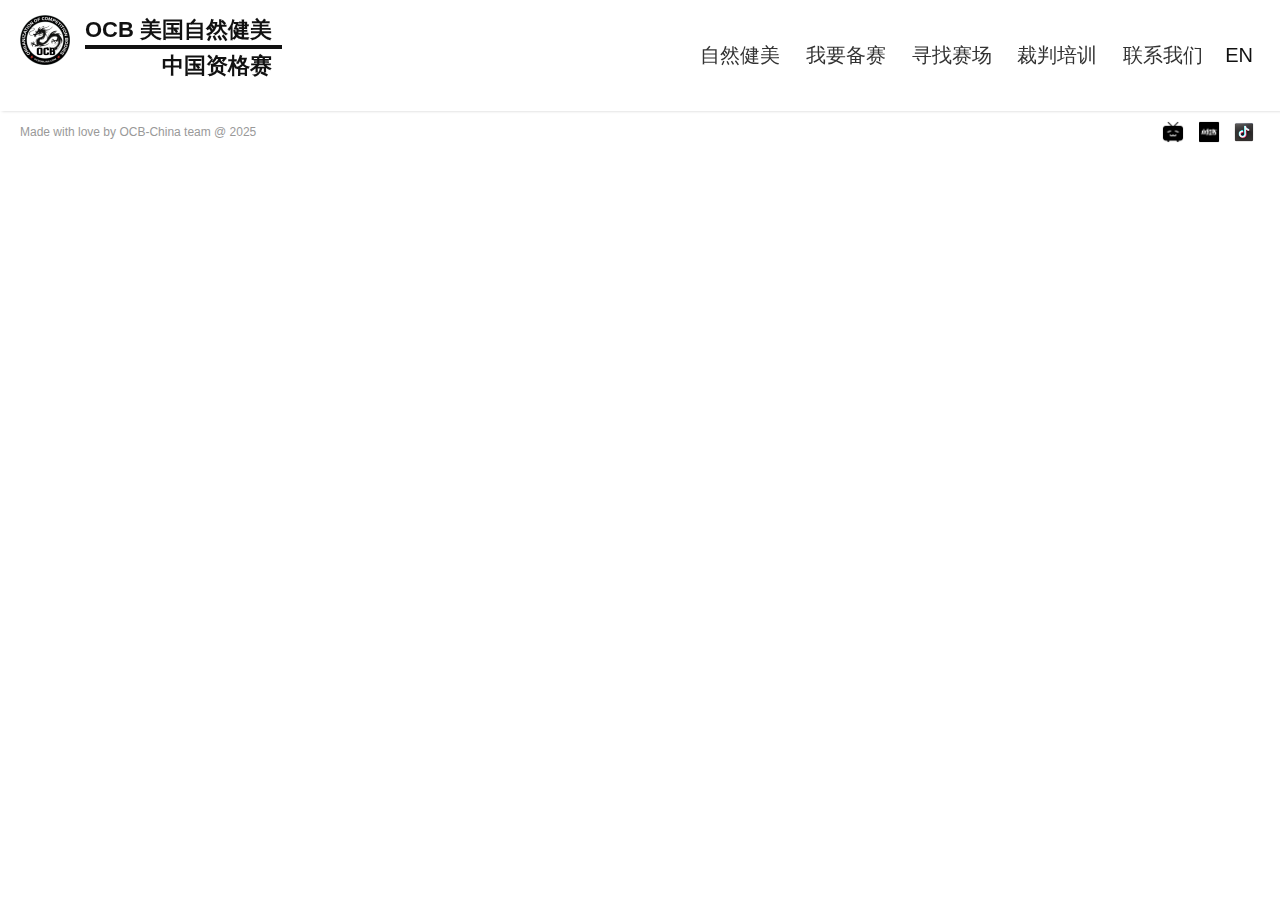
<file: empty.html>
<!DOCTYPE html>
<html>
<head lang="en">
    <meta charset="UTF-8">

    <!--Page Title-->
    <title>OCB 美国自然健美中国资格赛</title>

    <!--Meta Keywords and Description-->
    <meta name="keywords" content="">
    <meta name="description" content="">
    <meta name="viewport" content="width=device-width, initial-scale=1.0, user-scalable=no"/>

    <!--Favicon-->
    <link rel="shortcut icon" href="images/favicon.ico" title="Favicon"/>

    <!-- Main CSS Files -->
    <link rel="stylesheet" href="css/style.css">

    <!-- Namari Color CSS -->
    <link rel="stylesheet" href="css/namari-color.css">

    <!--Icon Fonts - Font Awesome Icons-->
    <link rel="stylesheet" href="css/font-awesome.min.css">

    <!-- Animate CSS-->
    <link href="css/animate.css" rel="stylesheet" type="text/css">

    <!--Google Webfonts-->
    
</head>
<body>
<div id="wrapper">

  <header id="banner" class="scrollto clearfix" data-enllax-ratio=".5">
        <div id="header" class="nav-collapse">
            <div class="row-extend row clearfix">
                <div class="col-1">

                    <!--Logo-->
                    <div id="logo">
                        <!--Logo that is shown on the banner-->
                        <div id="navigation-logo" >
                           
                            <a href="./index.html" title="OCB 美国自然健美">
                                <div class="logo-container">
                                    <div><img src="images/ocb-logo.png" alt="OCB Logo" style="max-height: 50px; margin-top: 10px; "></div> 
                                    <div> <div style="border-bottom: 4px solid #111; padding: 0px; line-height: 49px; margin-bottom: -16px; height: 49px; text-align: right;">
                                    <h1 style="font-size:22px">OCB 美国自然健美</h1>
                                </div> 
                                <div style="text-align:right;"><h1 style="font-size:22px">中国资格赛</h1></div>
                                </div>
                                </div>
                    </div>
                    </a>
                        <a href="./index.html" title="OCB 美国自然健美">
               
                        <div id="banner-logo" >
                            <div class="logo-container">
                            <div>
                            <img src="images/ocb-logo.png" alt="OCB Logo" style="max-height: 50px;">
                        </div>
                        <div>
                            <div style="border-bottom: 2px solid #fff; padding: 0px; line-height: 49px; margin-bottom: -16px; height: 49px; text-align: right;">
                            <h1 style="color: #fff; font-size:22px">OCB 美国自然健美</h1>
                        </div> 
                        <div style="text-align:right;"><h1 style="color: #fff;font-size:22px">中国资格赛</h1></div>
                        </div>
                        </div>
                        </div>
                    </a>
                        <!--End of Banner Logo-->
                    </div>
                    <!--End of Logo-->
                    <!--Main Navigation-->
                    <nav id="nav-main">
                        <ul>
                            <li>
                                <a href="./about.html">自然健美</a>
                            </li>
                            <li>
                                <a href="./register.html">我要备赛</a>
                            </li>
                            <li>
                                <a href="./shows.html">寻找赛场</a>
                            </li>
                            <!-- <li>
                                <a href="#testimonials">赛事合作</a>
                            </li> -->
                            <!-- <li>
                                <a href="#testimonials">寻找教练/战队
                                </a>
                            </li> -->
                            <li>
                                <a href="./judger.html">裁判培训</a>
                            </li>
                            <li>
                                <a href="./contact.html">联系我们</a>
                            </li>
                            <li>
                                <a href="https://ocbonline.com/event_schedule.php" target="_blank" rel="noopener noreferrer" style="border: 2px solid white; padding: 5px; display: inline-block;  line-height: 16px; height: 30px; background: white; color: #111;">EN</a>
                            </li>
                           
                        </ul>
                    </nav>
                    <!--End of Main Navigation-->

                    <div id="nav-trigger"><span></span></div>
                    <nav id="nav-mobile"></nav>

                </div>
            </div>
        </div><!--End of Header-->
    </header>

    <!--Main Content Area-->
    <main id="content" style="background: #fff; padding-top: 100px;">

   

    </main>

    <!--Footer-->
    <footer id="landing-footer" class="clearfix" style="background-color: #fff;">
       
        <div class="row clearfix">

            <p id="copyright" class="col-2">Made with love by OCB-China team @ 2025</p>

            <!--Social Icons in Footer-->
            <ul class="col-2 social-icons">
                <li>
                    <a target="_blank" title="Google+" href="https://www.bilibili.com/">
                        <img src="images/icons8-bilibili-50.png" alt="Bilibili" style="width: 24px; height: 24px;"><span>Bilibili</span>
                    </a>
                </li>
                <li>
                    <a target="_blank" title="Twitter" href="https://www.xiaohongshu.com/">
                        <img src="images/icons8-xiao-hong-shu-50.png" alt="小红书" style="width: 24px; height: 24px;"><span>小红书</span>
                    </a>
                </li>
                <li>
                    <a target="_blank" title="Instagram" href="https://www.douyin.com/">
                        <img src="images/icons8-tiktok-logo-94.png" alt="抖音" style="width: 24px; height: 24px;"><span>抖音</span>
                    </a>
                </li>
            </ul>
            <!--End of Social Icons in Footer-->
        </div>
    </footer>
    <!--End of Footer-->

</div>

<!-- Include JavaScript resources -->
<script src="js/jquery.1.8.3.min.js"></script>
<script src="js/wow.min.js"></script>
<script src="js/featherlight.min.js"></script>
<script src="js/featherlight.gallery.min.js"></script>
<script src="js/jquery.enllax.min.js"></script>
<script src="js/jquery.scrollUp.min.js"></script>
<script src="js/jquery.easing.min.js"></script>
<script src="js/jquery.waypoints.min.js"></script>
<script src="js/images-loaded.min.js"></script>
<script src="js/lightbox.min.js"></script>
<script src="js/site.js"></script>

</body>
</html>
</file>
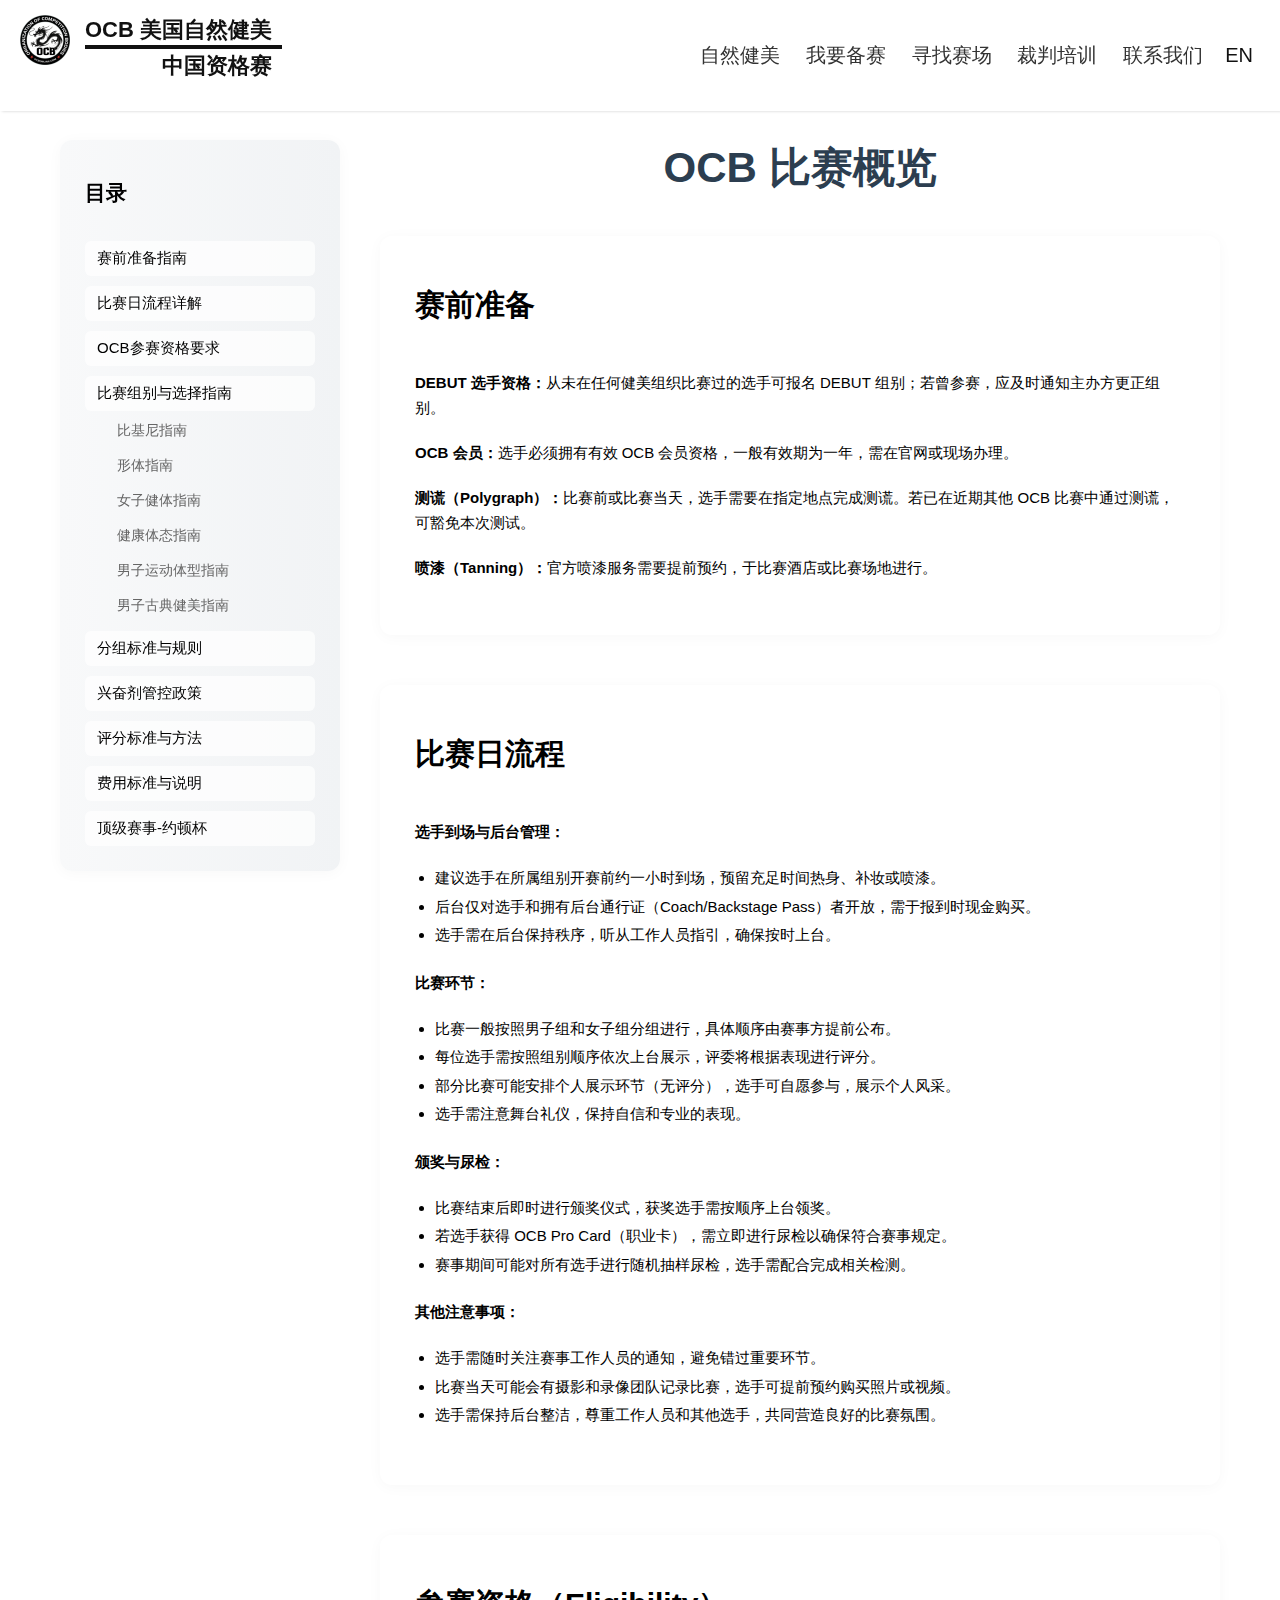
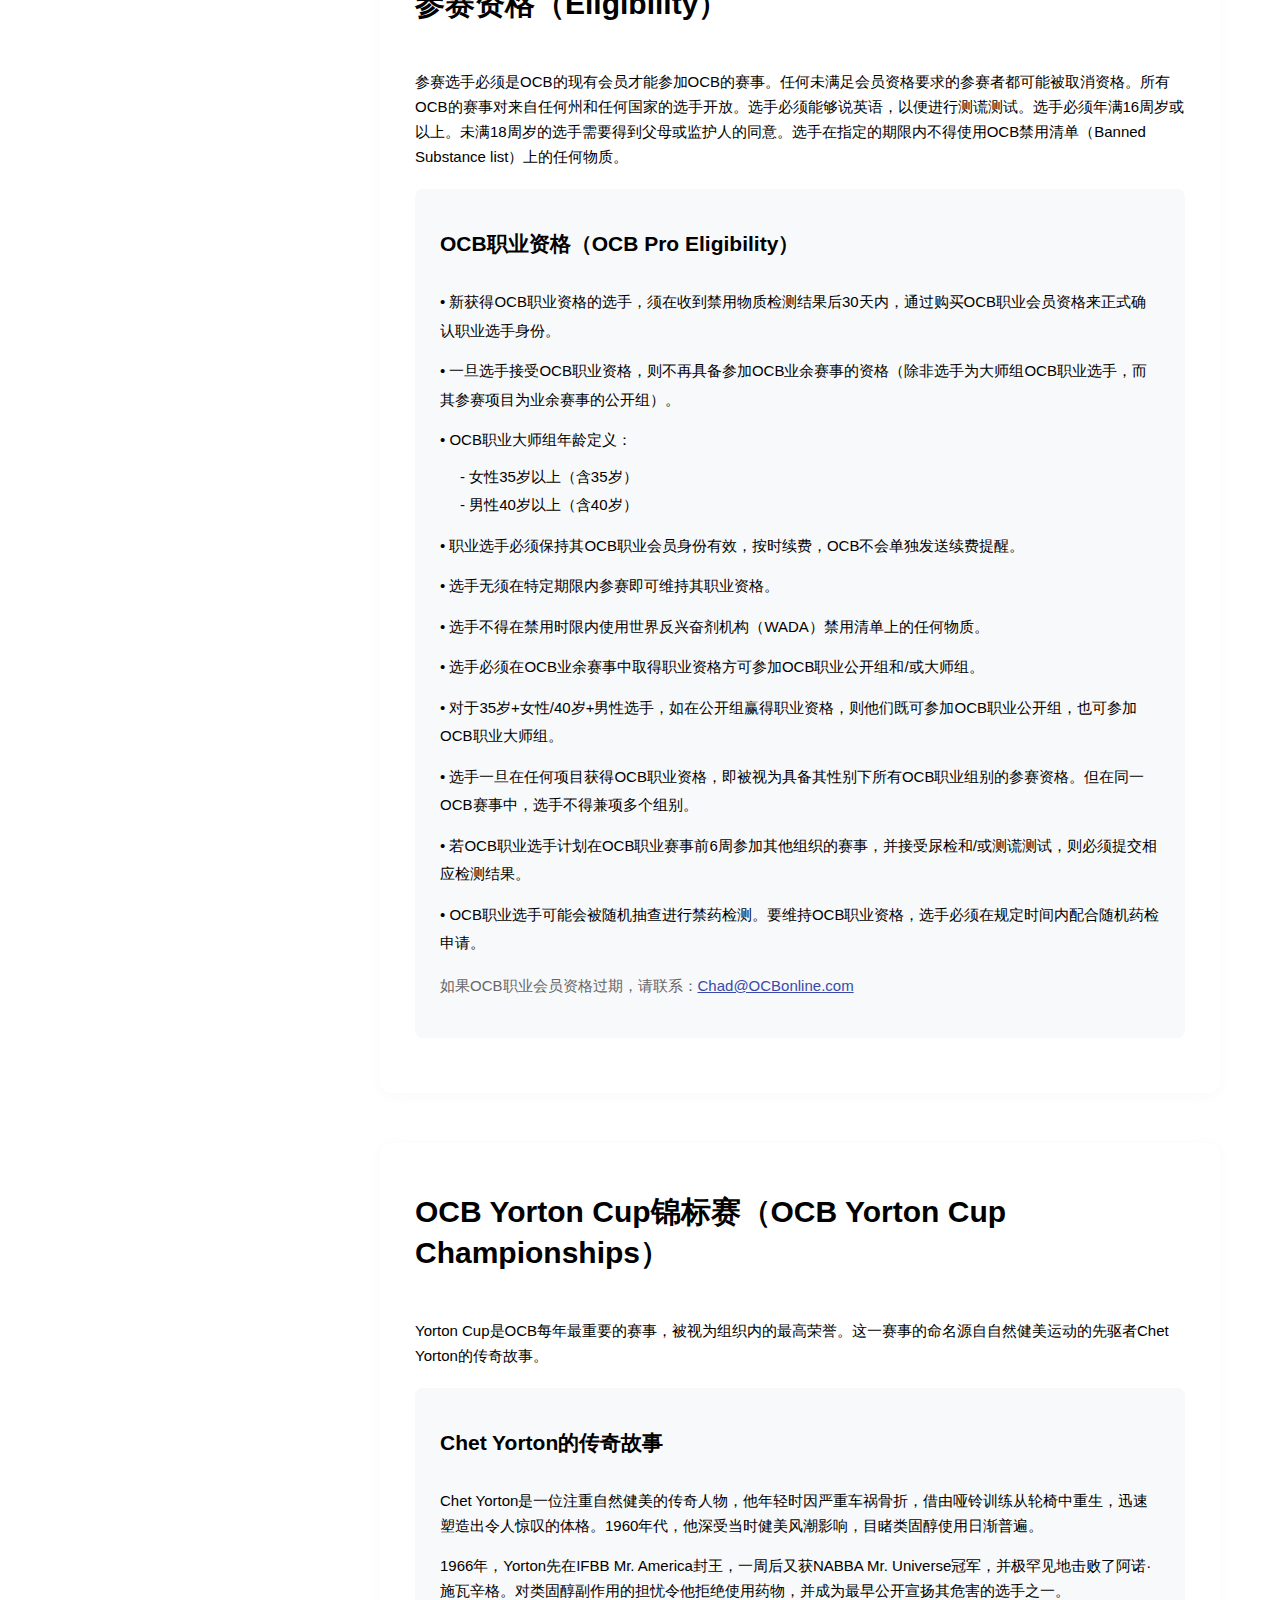
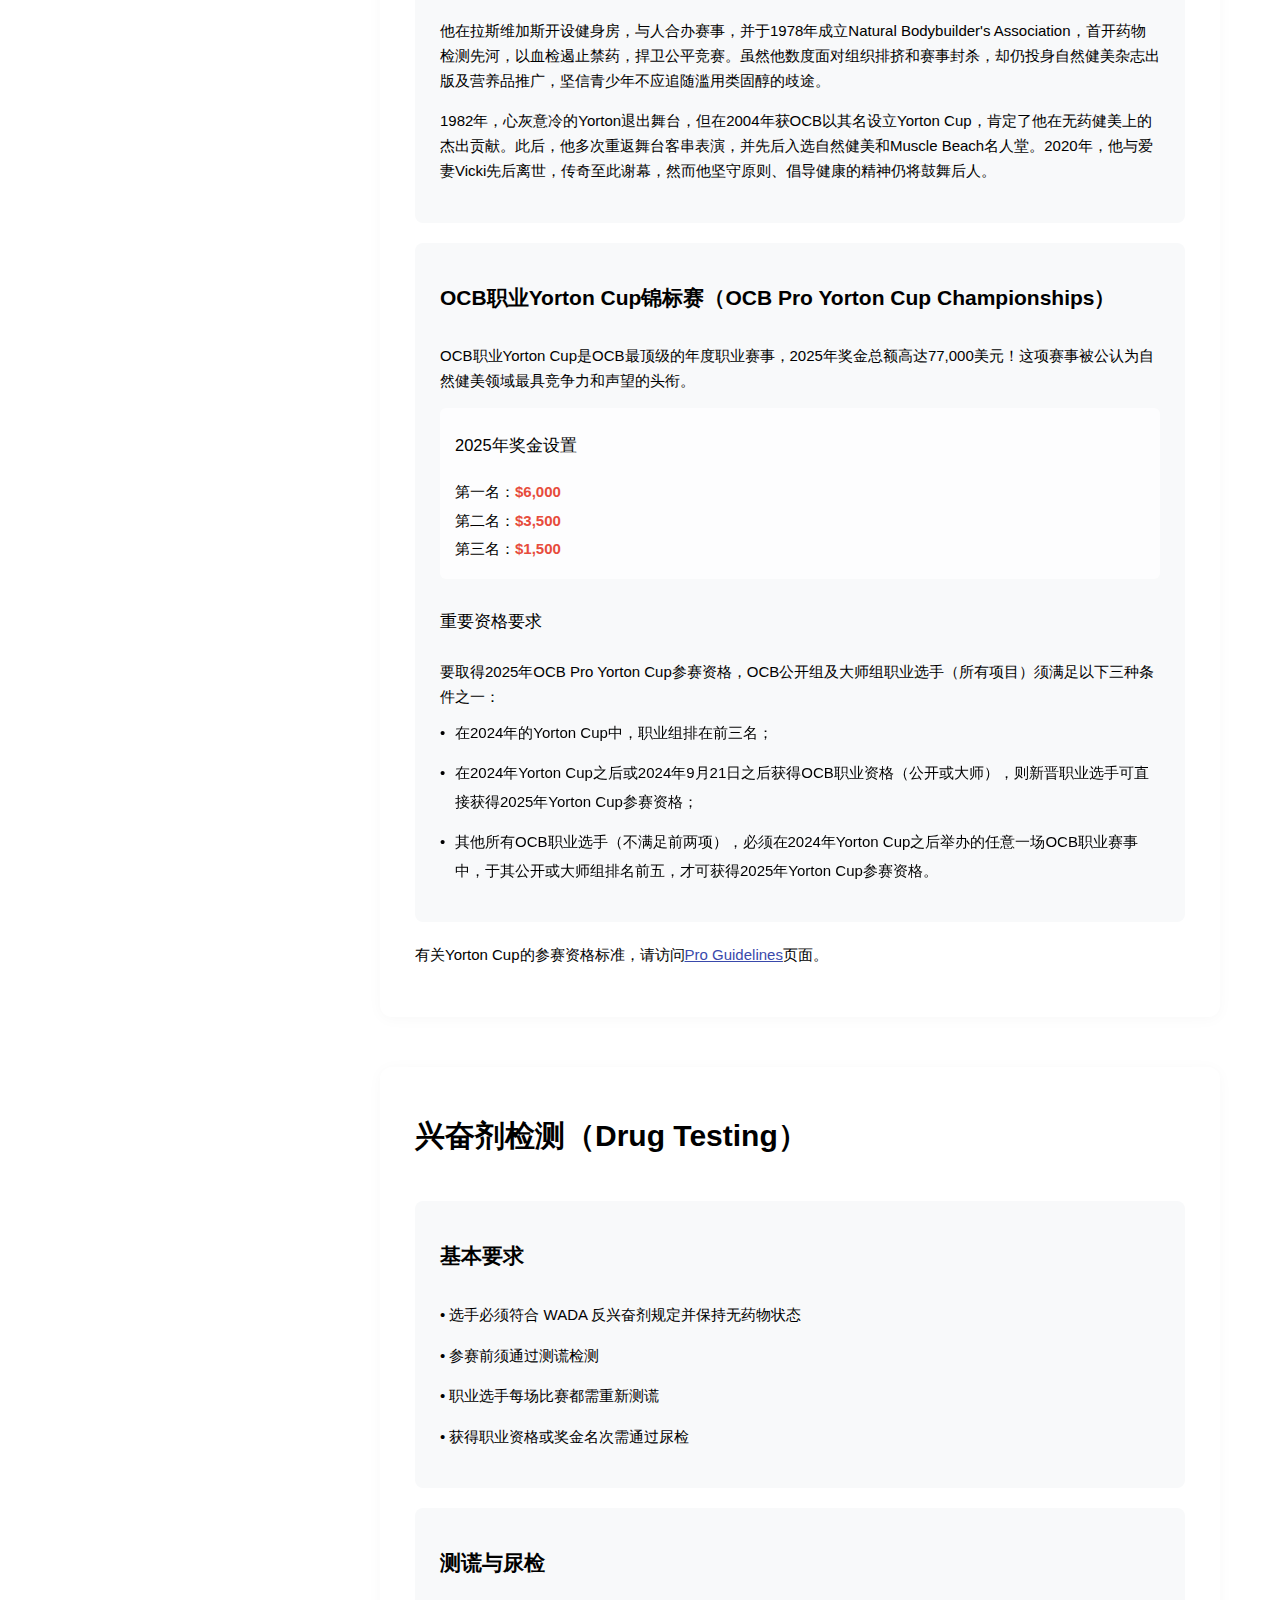
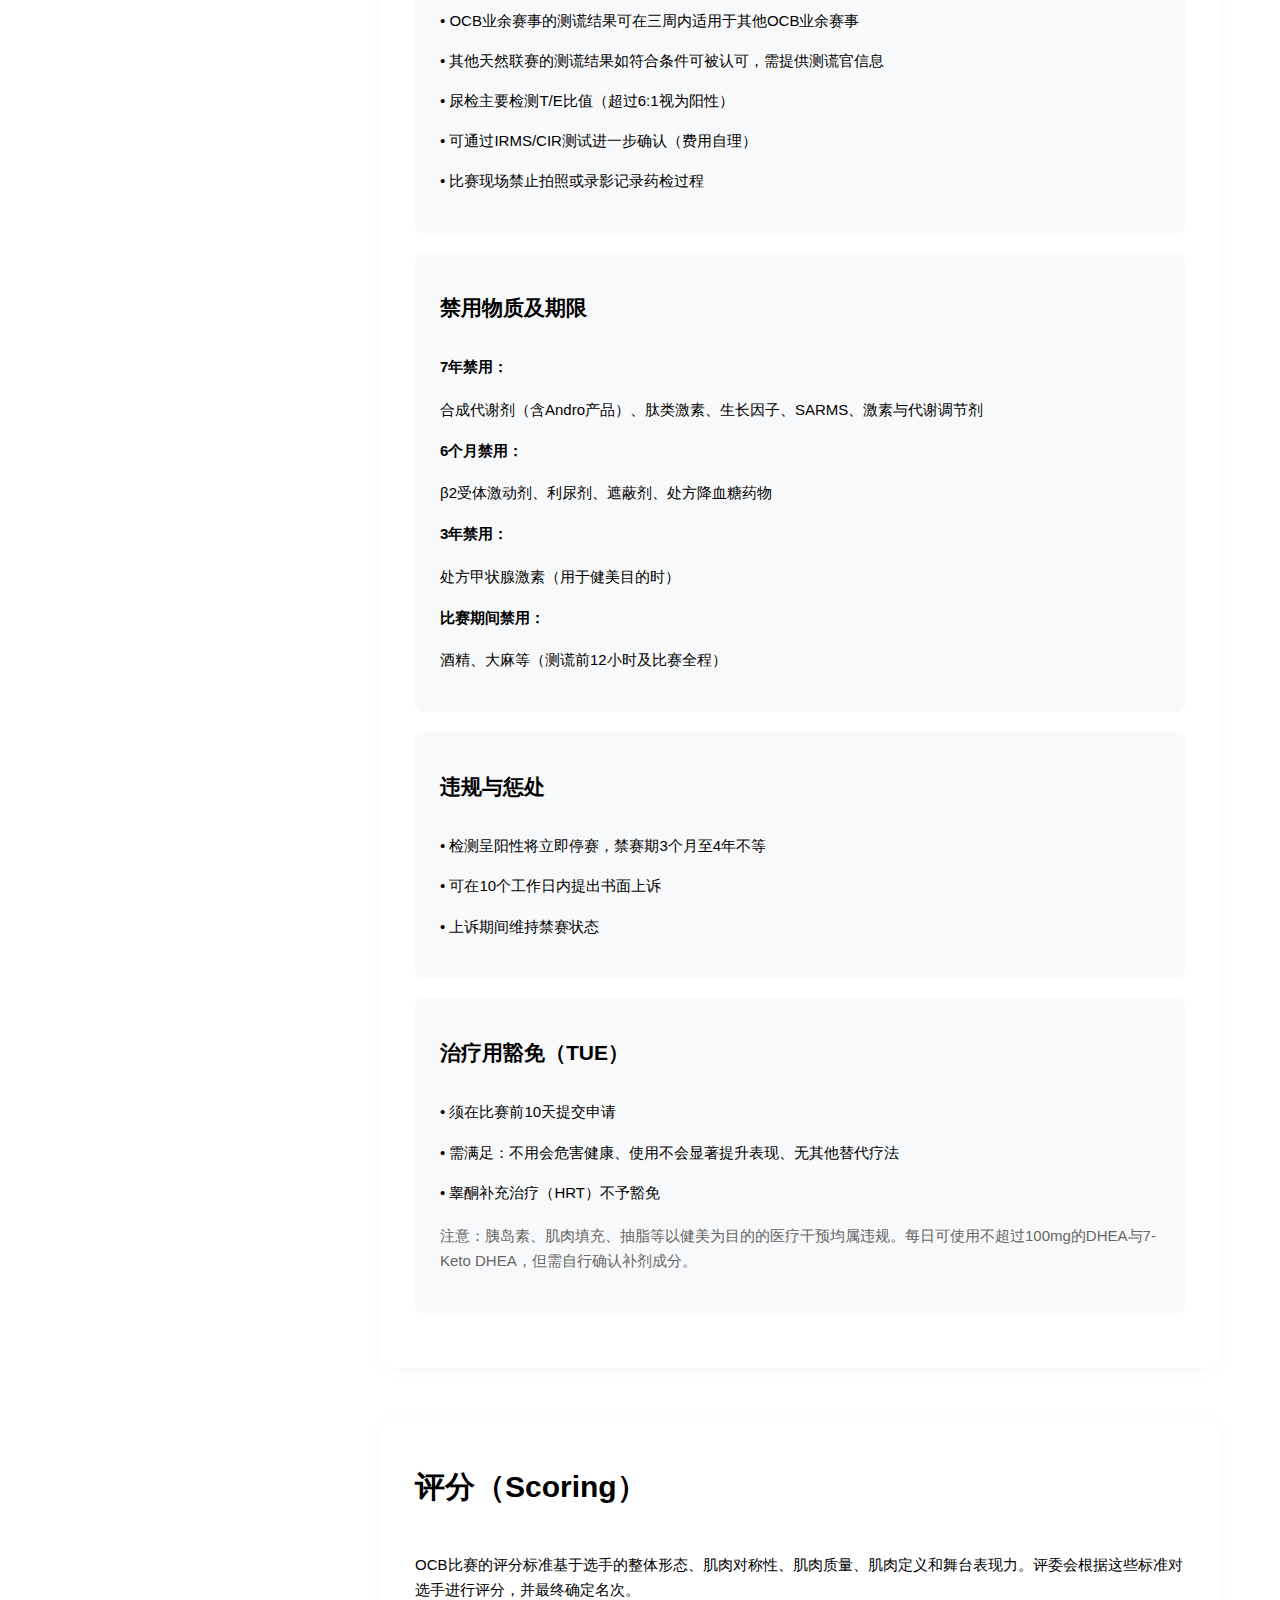
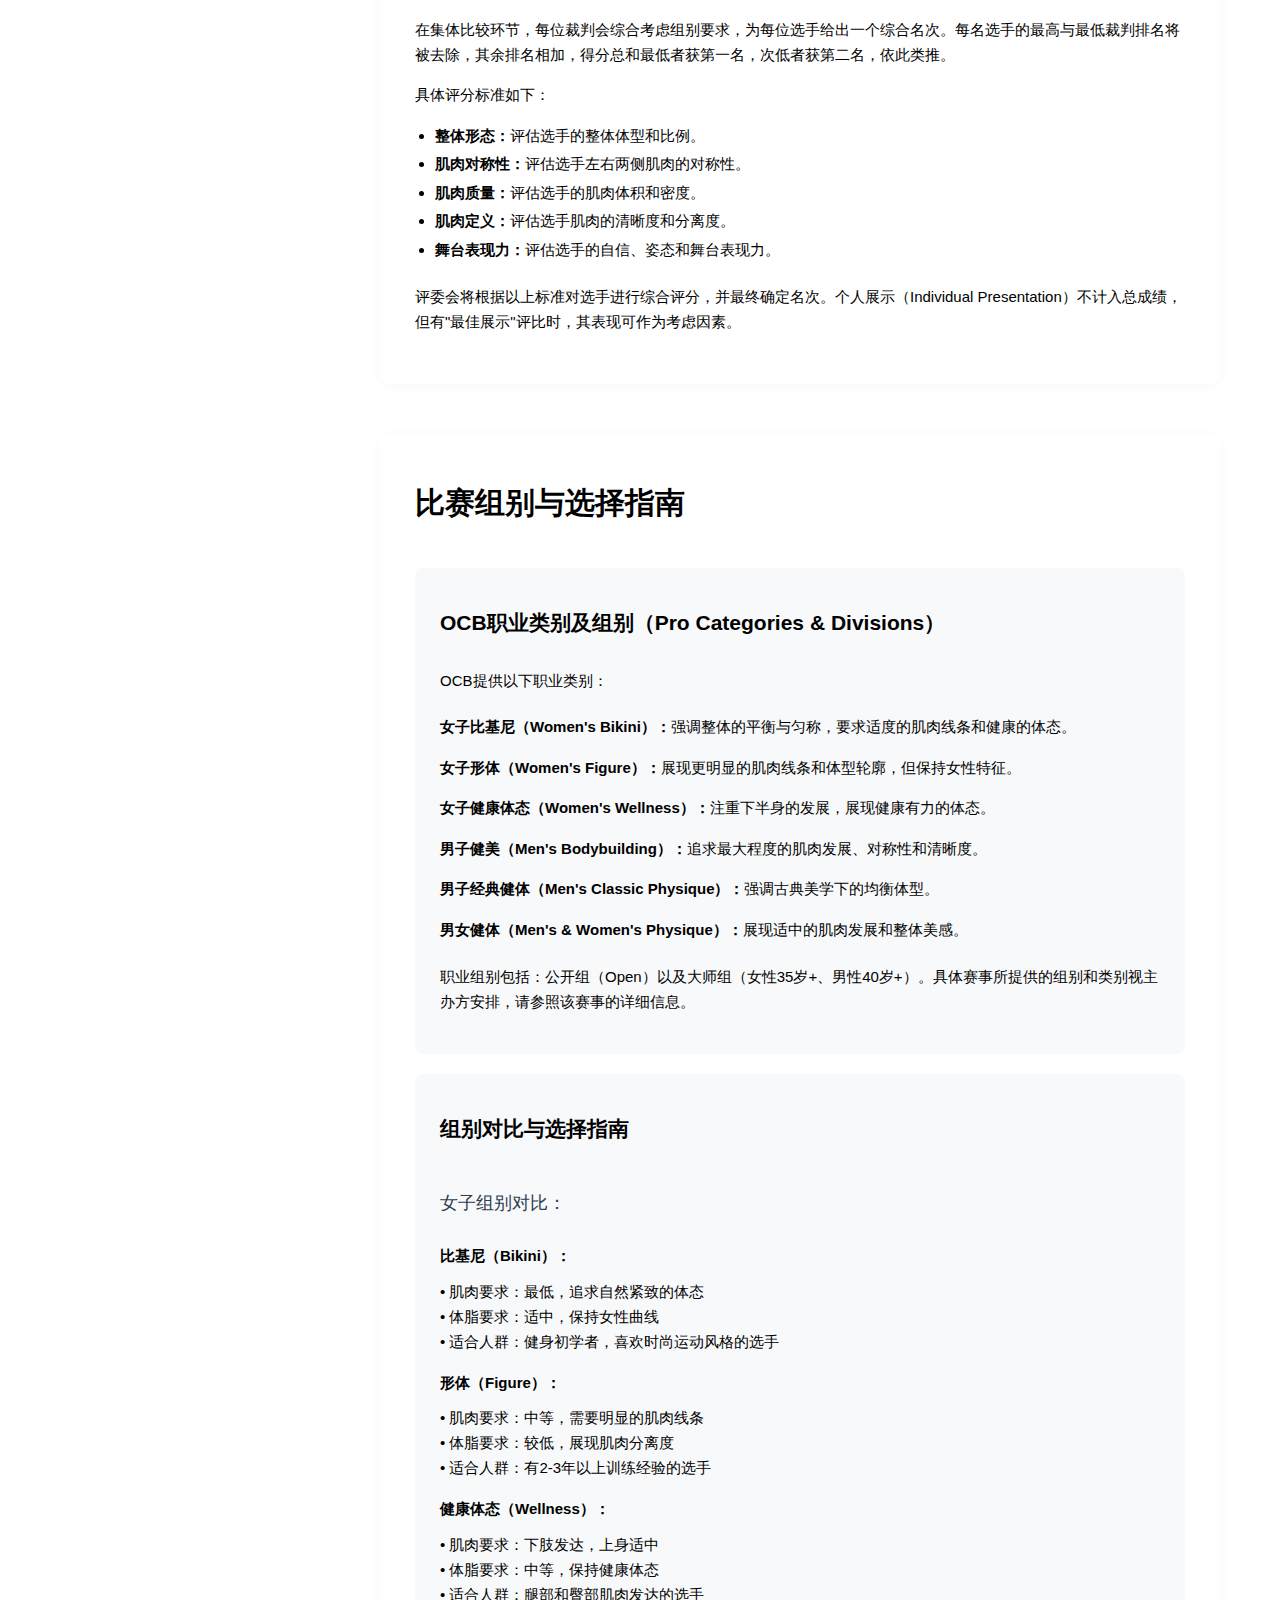
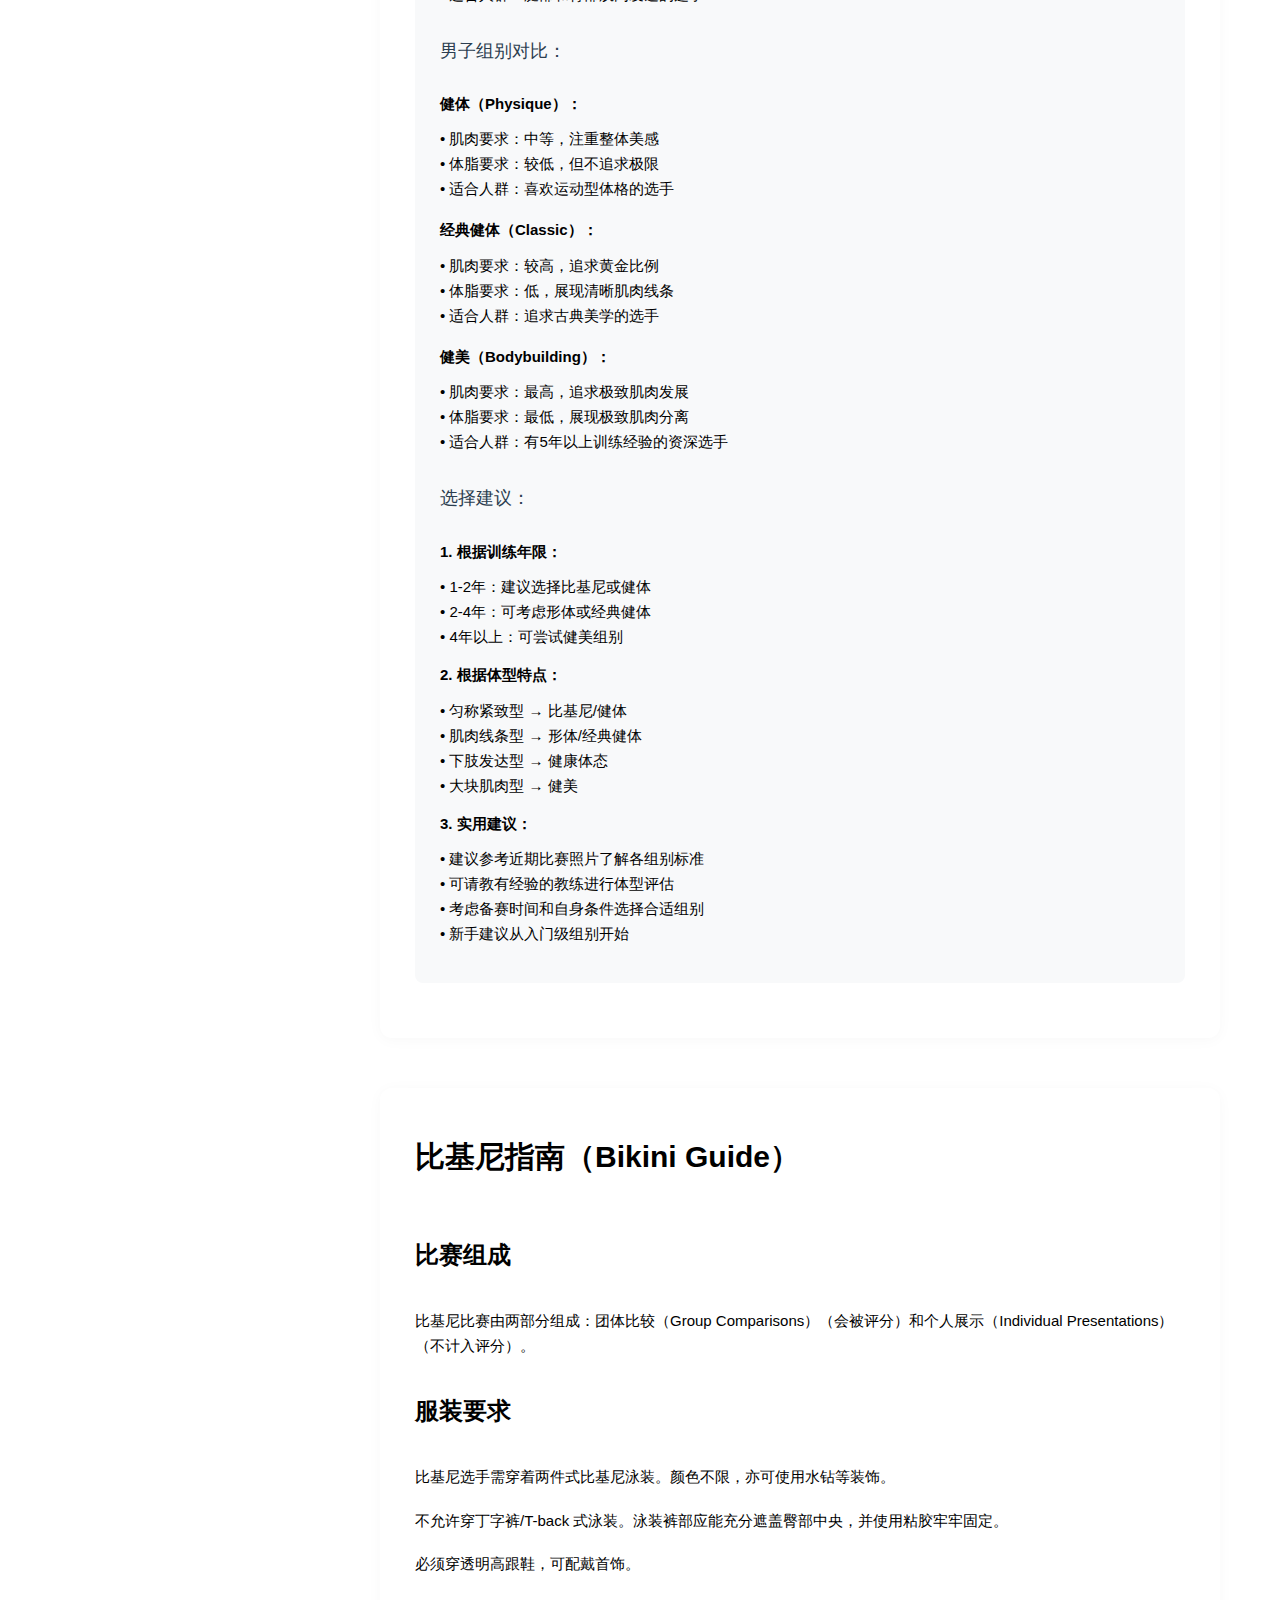
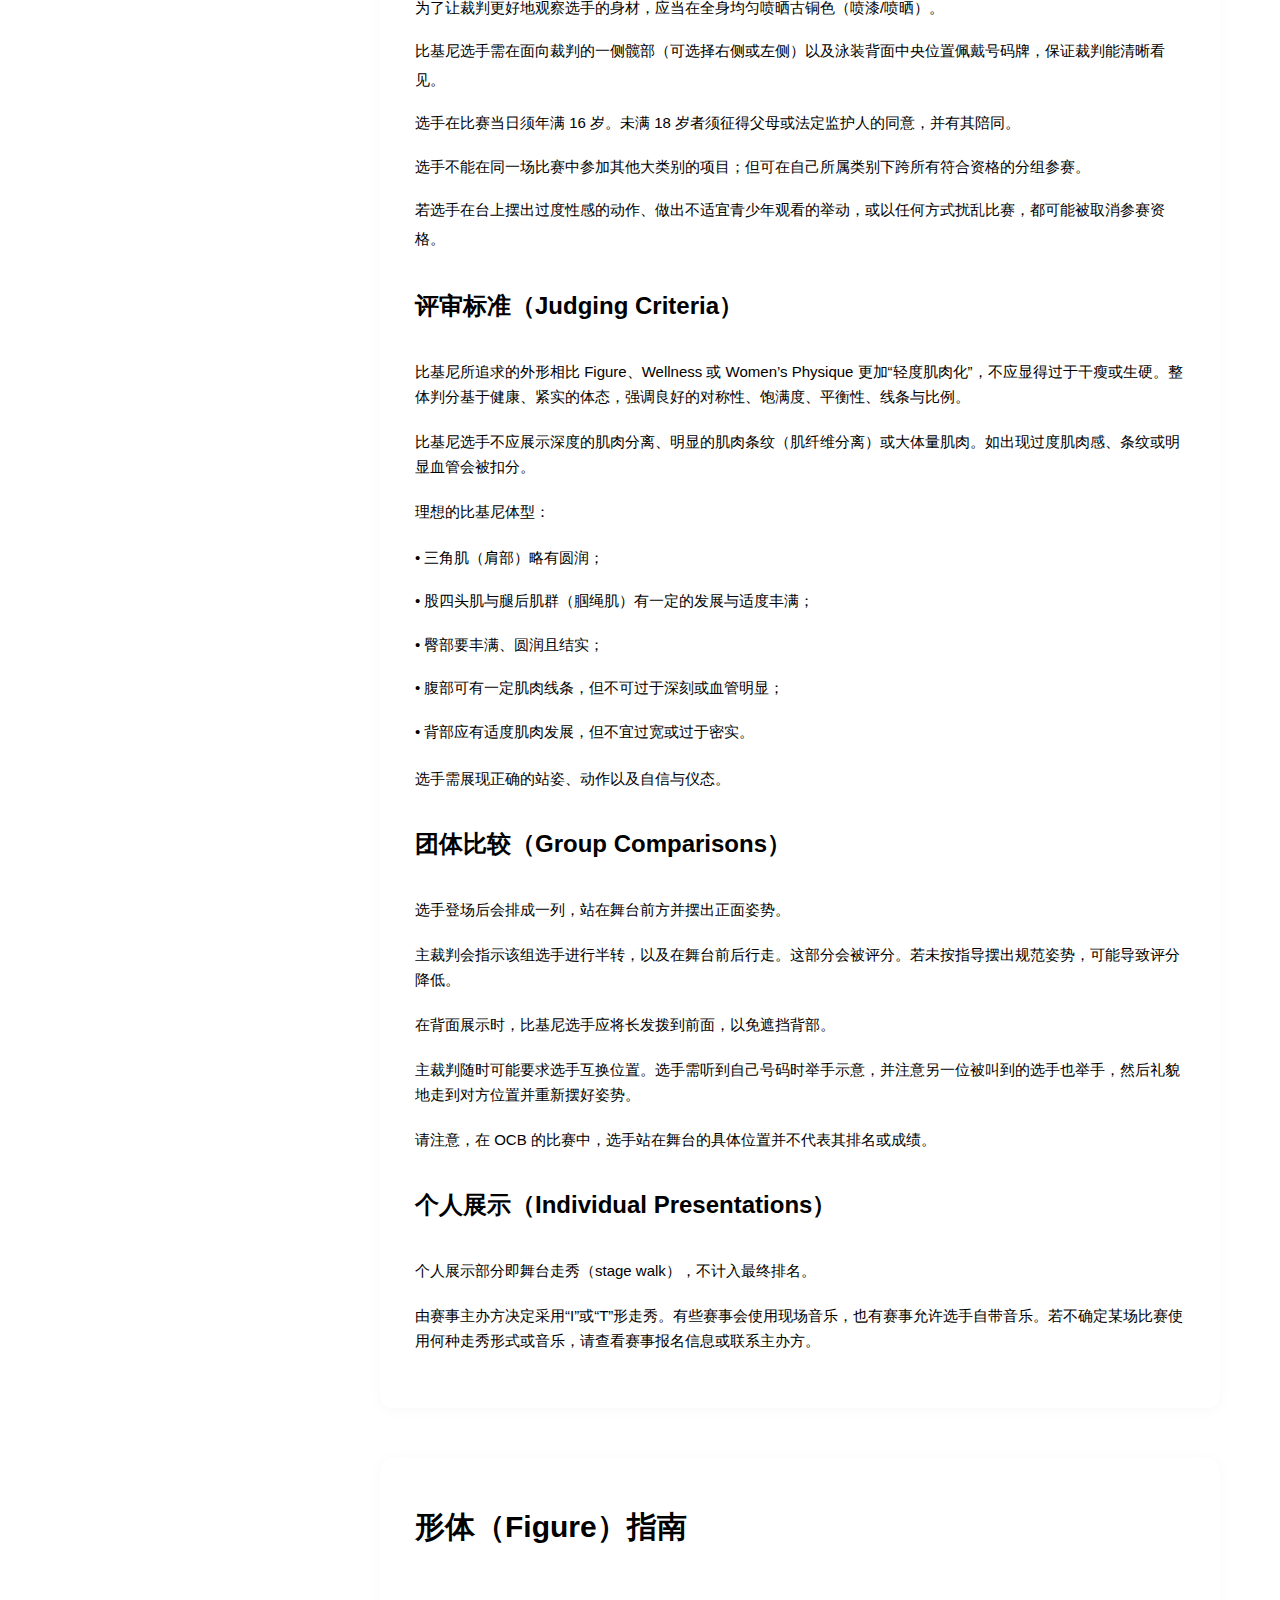
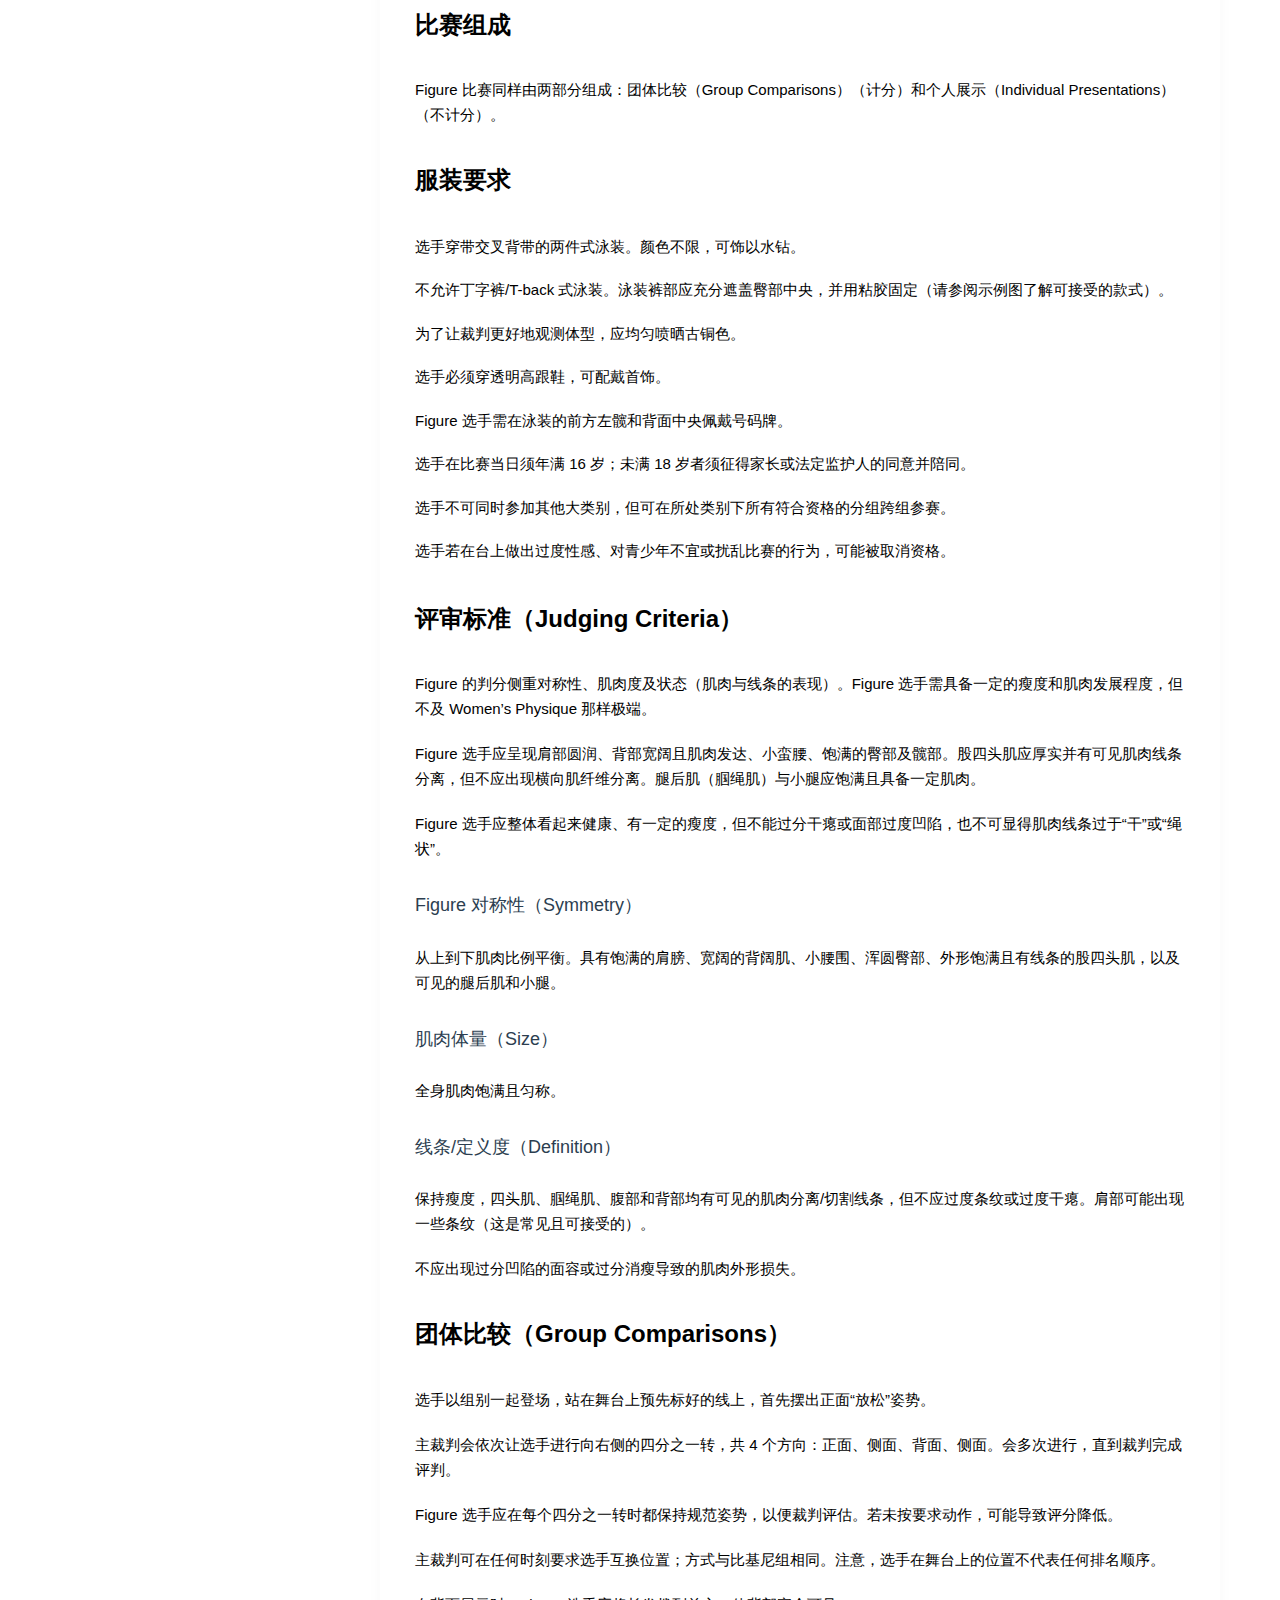
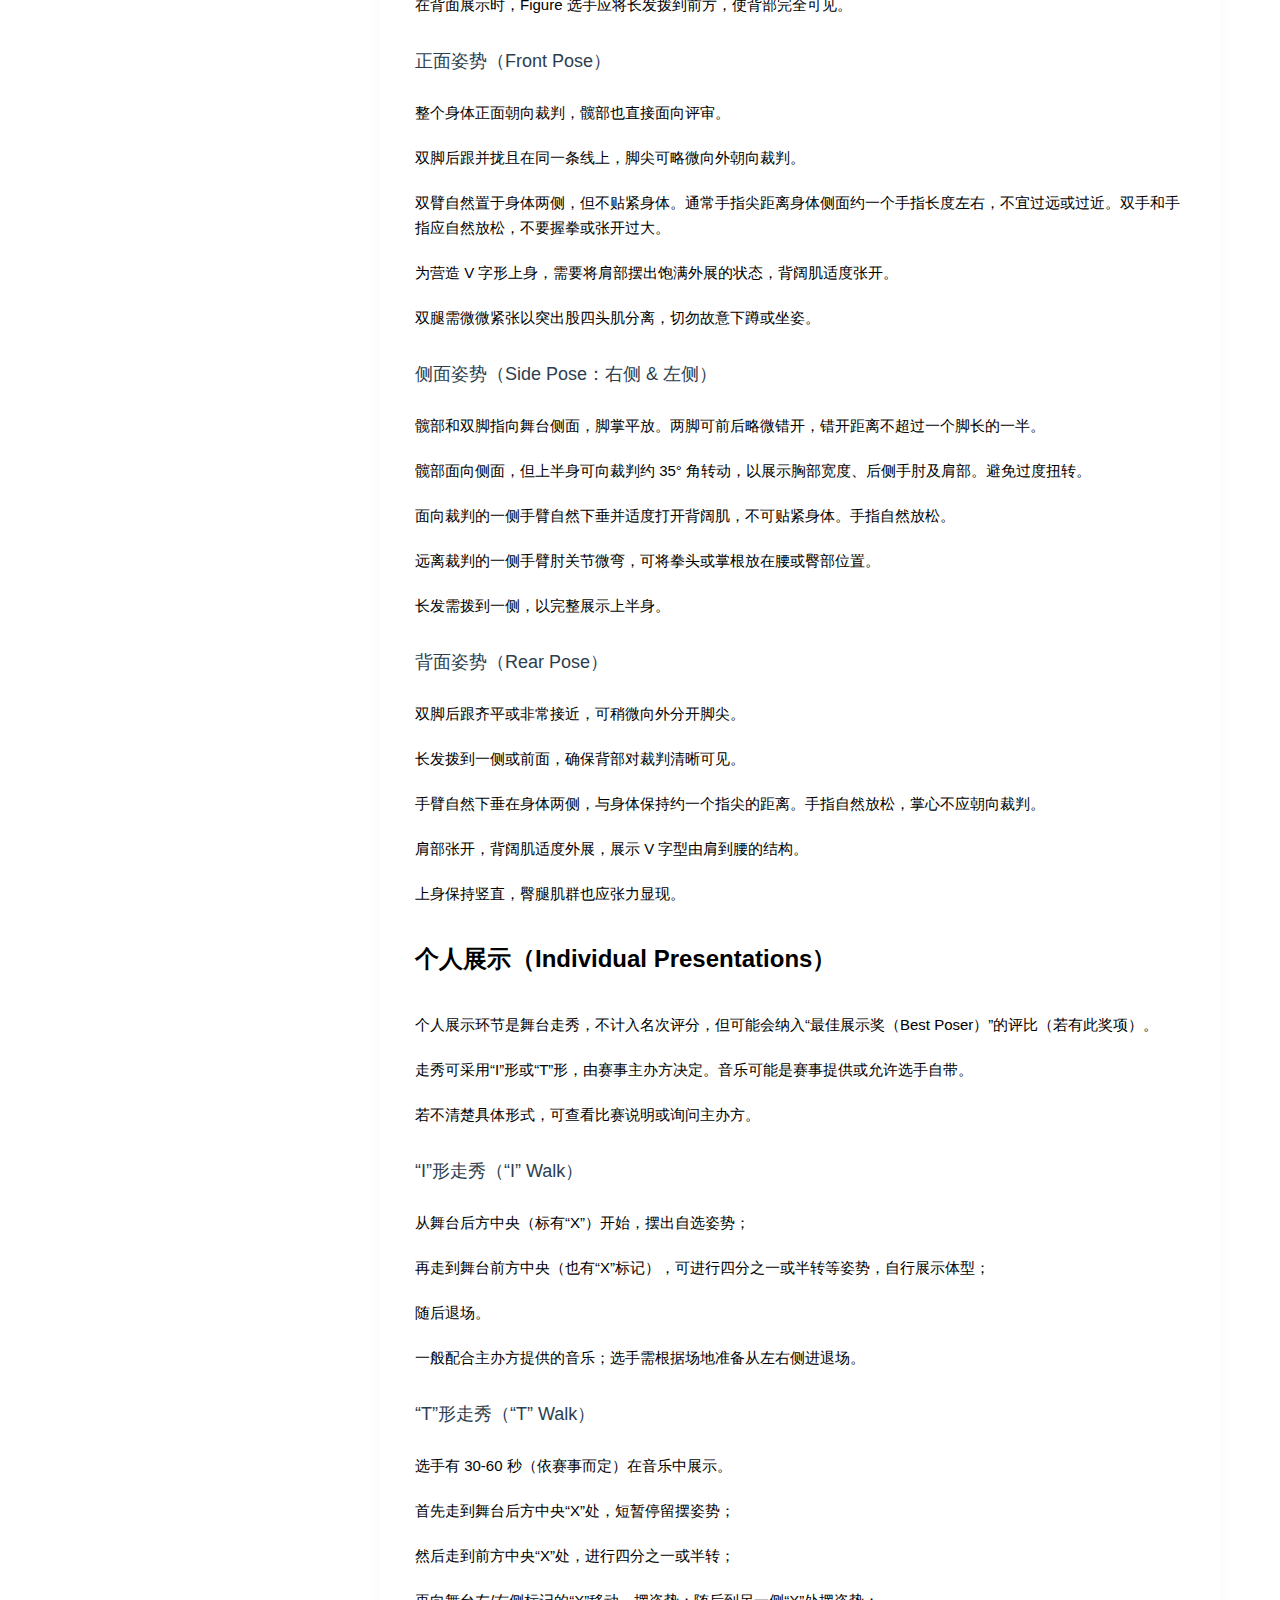
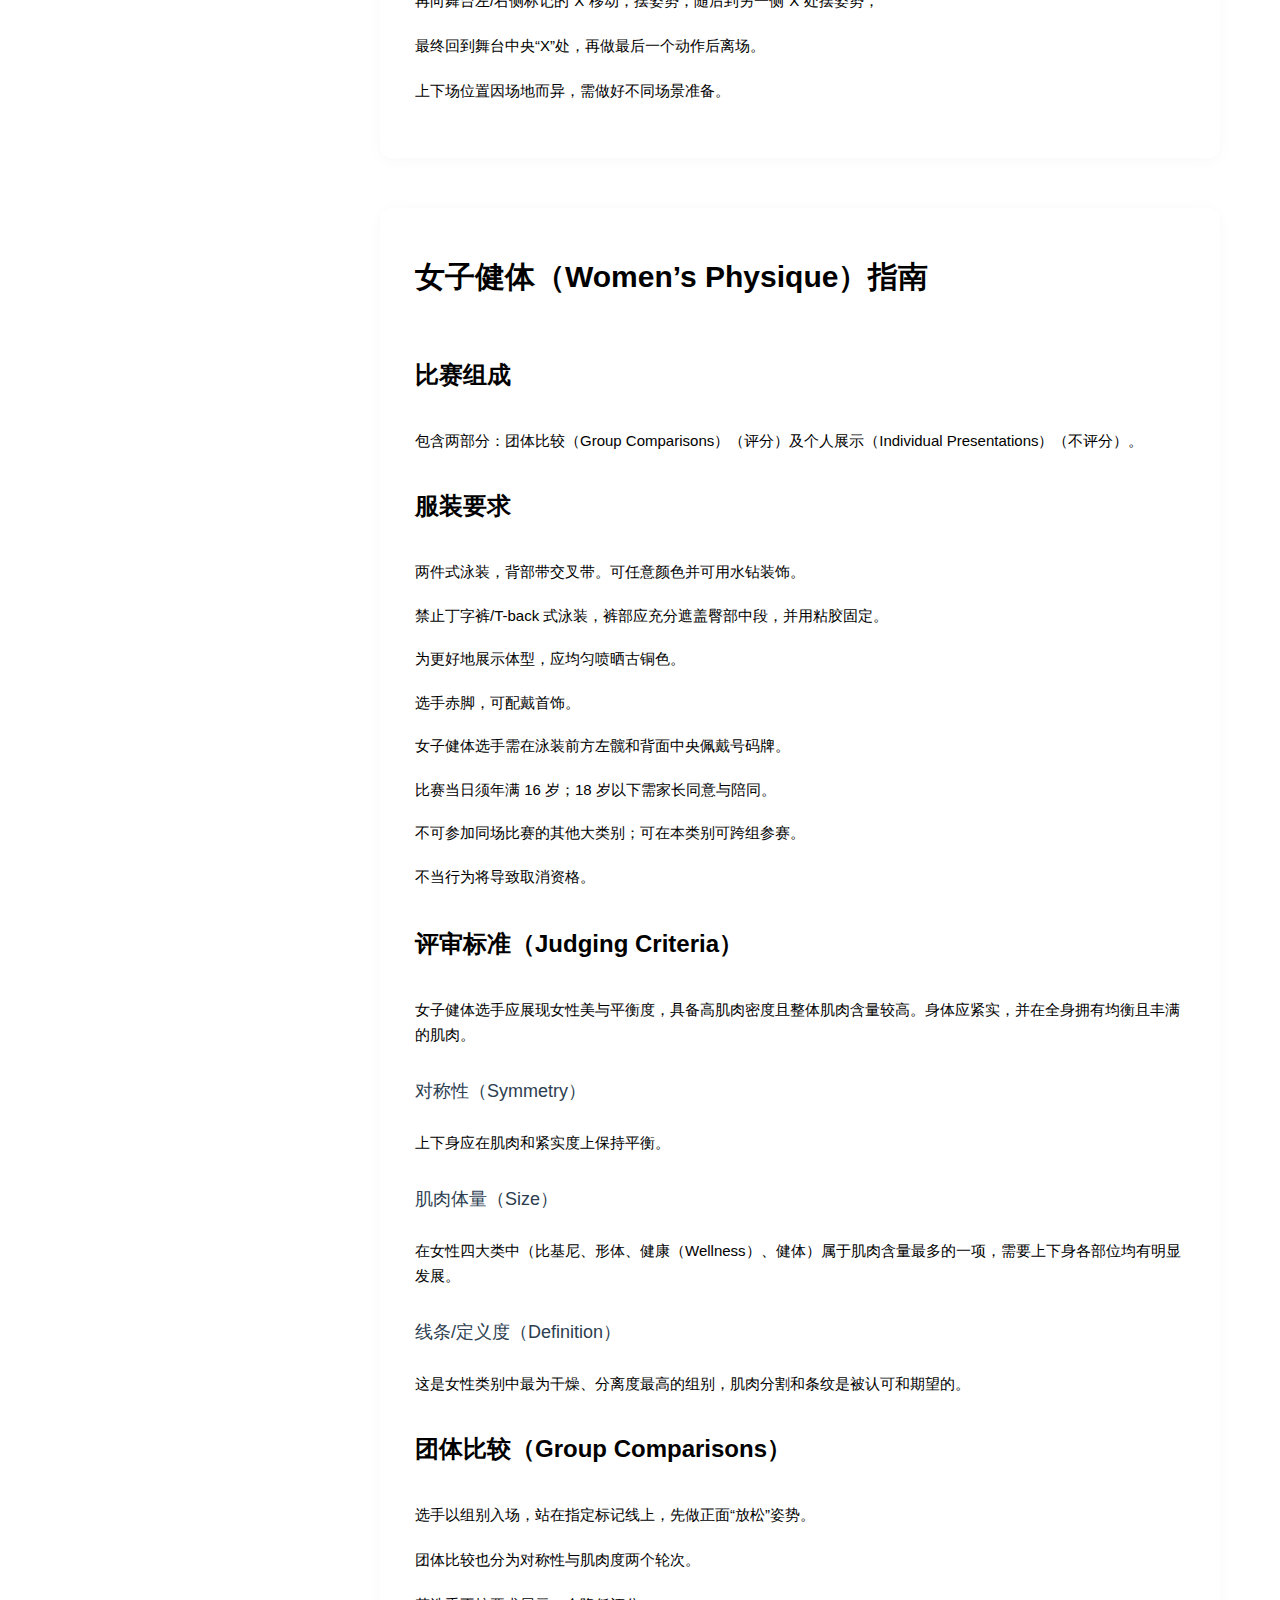
<file: prepare.html>
<!DOCTYPE html>
<html>
<head lang="en">
    <meta charset="UTF-8">

    <!--Page Title-->
    <title>OCB 美国自然健美中国资格赛</title>

    <!--Meta Keywords and Description-->
    <meta name="keywords" content="">
    <meta name="description" content="">
    <meta name="viewport" content="width=device-width, initial-scale=1.0, user-scalable=no">

    <!--Favicon-->
    <link rel="shortcut icon" href="images/favicon.ico" title="Favicon"/>

    <!-- Main CSS Files -->
    <link rel="stylesheet" href="css/style.css">

    <!-- Namari Color CSS -->
    <link rel="stylesheet" href="css/namari-color.css">

    <!--Icon Fonts - Font Awesome Icons-->
    <link rel="stylesheet" href="css/font-awesome.min.css">

    <!-- Animate CSS-->
    <link href="css/animate.css" rel="stylesheet" type="text/css">

    <!--Google Webfonts-->
    
</head>
<body>
<div id="wrapper">

  <header id="banner" class="scrollto clearfix" data-enllax-ratio=".5">
        <div id="header" class="nav-collapse">
            <div class="row-extend row clearfix">
                <div class="col-1">

                    <!--Logo-->
                    <div id="logo">
                        <!--Logo that is shown on the banner-->
                        <div id="navigation-logo" >
                           
                            <a href="./index.html" title="OCB 美国自然健美">
                                <div class="logo-container">
                                    <div><img src="images/ocb-logo.png" alt="OCB Logo" style="max-height: 50px; margin-top: 10px; "></div> 
                                    <div> <div style="border-bottom: 4px solid #111; padding: 0px; line-height: 49px; margin-bottom: -16px; height: 49px; text-align: right;">
                                    <h1 style="font-size:22px">OCB 美国自然健美</h1>
                                </div> 
                                <div style="text-align:right;"><h1 style="font-size:22px">中国资格赛</h1></div>
                                </div>
                                </div>
                    </div>
                    </a>
                        <a href="./index.html" title="OCB 美国自然健美">
               
                        <div id="banner-logo" >
                            <div class="logo-container">
                            <div>
                            <img src="images/ocb-logo.png" alt="OCB Logo" style="max-height: 50px;">
                        </div>
                        <div>
                            <div style="border-bottom: 2px solid #fff; padding: 0px; line-height: 49px; margin-bottom: -16px; height: 49px; text-align: right;">
                            <h1 style="color: #fff; font-size:22px">OCB 美国自然健美</h1>
                        </div> 
                        <div style="text-align:right;"><h1 style="color: #fff;font-size:22px">中国资格赛</h1></div>
                        </div>
                        </div>
                        </div>
                    </a>
                        <!--End of Banner Logo-->
                    </div>
                    <!--End of Logo-->
                    <!--Main Navigation-->
                    <nav id="nav-main">
                        <ul>
                            <li>
                                <a href="./about.html">自然健美</a>
                            </li>
                            <li>
                                <a href="./register.html">我要备赛</a>
                            </li>
                            <li>
                                <a href="./shows.html">寻找赛场</a>
                            </li>
                            <!-- <li>
                                <a href="#testimonials">赛事合作</a>
                            </li> -->
                            <!-- <li>
                                <a href="#testimonials">寻找教练/战队
                                </a>
                            </li> -->
                            <li>
                                <a href="./judger.html">裁判培训</a>
                            </li>
                            <li>
                                <a href="./contact.html">联系我们</a>
                            </li>
                            <li>
                                <a href="https://ocbonline.com/event_schedule.php" target="_blank" rel="noopener noreferrer" style="border: 2px solid white; padding: 5px; display: inline-block;  line-height: 16px; height: 30px; background: white; color: #111;">EN</a>
                            </li>
                           
                        </ul>
                    </nav>
                    <!--End of Main Navigation-->

                    <div id="nav-trigger"><span></span></div>
                    <nav id="nav-mobile"></nav>

                </div>
            </div>
        </div><!--End of Header-->
    </header>

    <!--Main Content Area-->
    <main id="content" style="padding-top: 100px;">
        <div class="details-container" style="max-width: 1200px; margin: 0 auto; padding: 40px 20px; background: #ffffff; display: flex; gap: 40px;">
            <!-- Sticky Table of Contents -->
            <aside style="width: 280px; position: sticky; top: 100px; align-self: flex-start; height: fit-content;">
                <nav id="table-of-contents" style="background: linear-gradient(to right, #f8f9fa, #f1f3f5); padding: 25px; border-radius: 12px; box-shadow: 0 2px 15px rgba(0,0,0,0.03);">
                    <h2 style="color: #000000; font-size: 1.4em; margin-bottom: 20px; font-weight: 600;">目录</h2>
                    <ul style="list-style-type: none; padding-left: 0; margin: 0; display: flex; flex-direction: column; gap: 10px;">
                        <li><a href="#section-1" style="color: #000000; text-decoration: none; font-size: 1em; padding: 8px 12px; display: block; border-radius: 6px; transition: all 0.3s ease; background: rgba(255,255,255,0.7);">赛前准备指南</a></li>
                        <li><a href="#section-2" style="color: #000000; text-decoration: none; font-size: 1em; padding: 8px 12px; display: block; border-radius: 6px; transition: all 0.3s ease; background: rgba(255,255,255,0.7);">比赛日流程详解</a></li>
                        <li><a href="#eligibility" style="color: #000000; text-decoration: none; font-size: 1em; padding: 8px 12px; display: block; border-radius: 6px; transition: all 0.3s ease; background: rgba(255,255,255,0.7);">OCB参赛资格要求</a></li>
                        <li>
                            <a href="#categories" style="color: #000000; text-decoration: none; font-size: 1em; padding: 8px 12px; display: block; border-radius: 6px; transition: all 0.3s ease; background: rgba(255,255,255,0.7);">比赛组别与选择指南</a>
                            <ul style="list-style-type: none; padding-left: 20px; margin-top: 5px; display: flex; flex-direction: column; gap: 5px;">
                                <li><a href="#bikini-guide" style="color: #666; text-decoration: none; font-size: 0.9em; padding: 6px 12px; display: block; border-radius: 6px; transition: all 0.3s ease;">比基尼指南</a></li>
                                <li><a href="#figure-guide" style="color: #666; text-decoration: none; font-size: 0.9em; padding: 6px 12px; display: block; border-radius: 6px; transition: all 0.3s ease;">形体指南</a></li>
                                <li><a href="#womens-physique-guide" style="color: #666; text-decoration: none; font-size: 0.9em; padding: 6px 12px; display: block; border-radius: 6px; transition: all 0.3s ease;">女子健体指南</a></li>
                                <li><a href="#wellness-guide" style="color: #666; text-decoration: none; font-size: 0.9em; padding: 6px 12px; display: block; border-radius: 6px; transition: all 0.3s ease;">健康体态指南</a></li>
                                <li><a href="#mens-physique-guide" style="color: #666; text-decoration: none; font-size: 0.9em; padding: 6px 12px; display: block; border-radius: 6px; transition: all 0.3s ease;">男子运动体型指南</a></li>
                                <li><a href="#mens-classic-guide" style="color: #666; text-decoration: none; font-size: 0.9em; padding: 6px 12px; display: block; border-radius: 6px; transition: all 0.3s ease;">男子古典健美指南</a></li>
                            </ul>
                        </li>
                        <li><a href="#divisions" style="color: #000000; text-decoration: none; font-size: 1em; padding: 8px 12px; display: block; border-radius: 6px; transition: all 0.3s ease; background: rgba(255,255,255,0.7);">分组标准与规则</a></li>
                        <li><a href="#drug-testing" style="color: #000000; text-decoration: none; font-size: 1em; padding: 8px 12px; display: block; border-radius: 6px; transition: all 0.3s ease; background: rgba(255,255,255,0.7);">兴奋剂管控政策</a></li>
                        <li><a href="#scoring" style="color: #000000; text-decoration: none; font-size: 1em; padding: 8px 12px; display: block; border-radius: 6px; transition: all 0.3s ease; background: rgba(255,255,255,0.7);">评分标准与方法</a></li>
                        <li><a href="#section-4" style="color: #000000; text-decoration: none; font-size: 1em; padding: 8px 12px; display: block; border-radius: 6px; transition: all 0.3s ease; background: rgba(255,255,255,0.7);">费用标准与说明</a></li>
                        <li><a href="#yorton-cup" style="color: #000000; text-decoration: none; font-size: 1em; padding: 8px 12px; display: block; border-radius: 6px; transition: all 0.3s ease; background: rgba(255,255,255,0.7);">顶级赛事-约顿杯</a></li>
                    </ul>
                </nav>
            </aside>

            <!-- Main Content -->
            <div style="flex: 1;">
                <header>
                    <h1 style="text-align: center; padding: 0 0 40px; margin: 0; color: #2c3e50; font-size: 2.8em; font-weight: 700;">OCB 比赛概览</h1>
                </header>

                <!-- Section 1 -->
                <section id="section-1" class="content-section" style="margin-bottom: 50px; padding: 35px; background: #fff; border-radius: 12px; box-shadow: 0 2px 15px rgba(0,0,0,0.03);">
                    <h2 style="color: #000000; font-size: 2em; margin-bottom: 30px; font-weight: 600;">赛前准备</h2>
                    <div style="line-height: 1.9; color: #000000;">
                        <p style="margin-bottom: 20px;"><strong style="color: #000000;">DEBUT 选手资格：</strong>从未在任何健美组织比赛过的选手可报名 DEBUT 组别；若曾参赛，应及时通知主办方更正组别。</p>
                        <p style="margin-bottom: 20px;"><strong style="color: #000000;">OCB 会员：</strong>选手必须拥有有效 OCB 会员资格，一般有效期为一年，需在官网或现场办理。</p>
                        <p style="margin-bottom: 20px;"><strong style="color: #000000;">测谎（Polygraph）：</strong>比赛前或比赛当天，选手需要在指定地点完成测谎。若已在近期其他 OCB 比赛中通过测谎，可豁免本次测试。</p>
                        <p style="margin-bottom: 20px;"><strong style="color: #000000;">喷漆（Tanning）：</strong>官方喷漆服务需要提前预约，于比赛酒店或比赛场地进行。</p>
                    </div>
                </section>

                <!-- Section 2 -->
                <section id="section-2" class="content-section" style="margin-bottom: 50px; padding: 35px; background: #fff; border-radius: 12px; box-shadow: 0 2px 15px rgba(0,0,0,0.03);">
                    <h2 style="color: #000000; font-size: 2em; margin-bottom: 30px; font-weight: 600;">比赛日流程</h2>
                    <div style="line-height: 1.9; color: #000000;">
                        <p style="margin-bottom: 20px;"><strong style="color: #000000;">选手到场与后台管理：</strong></p>
                        <ul style="margin-bottom: 20px; padding-left: 20px;">
                            <li>建议选手在所属组别开赛前约一小时到场，预留充足时间热身、补妆或喷漆。</li>
                            <li>后台仅对选手和拥有后台通行证（Coach/Backstage Pass）者开放，需于报到时现金购买。</li>
                            <li>选手需在后台保持秩序，听从工作人员指引，确保按时上台。</li>
                        </ul>

                        <p style="margin-bottom: 20px;"><strong style="color: #000000;">比赛环节：</strong></p>
                        <ul style="margin-bottom: 20px; padding-left: 20px;">
                            <li>比赛一般按照男子组和女子组分组进行，具体顺序由赛事方提前公布。</li>
                            <li>每位选手需按照组别顺序依次上台展示，评委将根据表现进行评分。</li>
                            <li>部分比赛可能安排个人展示环节（无评分），选手可自愿参与，展示个人风采。</li>
                            <li>选手需注意舞台礼仪，保持自信和专业的表现。</li>
                        </ul>

                        <p style="margin-bottom: 20px;"><strong style="color: #000000;">颁奖与尿检：</strong></p>
                        <ul style="margin-bottom: 20px; padding-left: 20px;">
                            <li>比赛结束后即时进行颁奖仪式，获奖选手需按顺序上台领奖。</li>
                            <li>若选手获得 OCB Pro Card（职业卡），需立即进行尿检以确保符合赛事规定。</li>
                            <li>赛事期间可能对所有选手进行随机抽样尿检，选手需配合完成相关检测。</li>
                        </ul>

                        <p style="margin-bottom: 20px;"><strong style="color: #000000;">其他注意事项：</strong></p>
                        <ul style="margin-bottom: 20px; padding-left: 20px;">
                            <li>选手需随时关注赛事工作人员的通知，避免错过重要环节。</li>
                            <li>比赛当天可能会有摄影和录像团队记录比赛，选手可提前预约购买照片或视频。</li>
                            <li>选手需保持后台整洁，尊重工作人员和其他选手，共同营造良好的比赛氛围。</li>
                        </ul>
                    </div>
                </section>

                <!-- Section: Eligibility -->
                <section id="eligibility" class="content-section" style="margin-bottom: 50px; padding: 35px; background: #fff; border-radius: 12px; box-shadow: 0 2px 15px rgba(0,0,0,0.03);">
                    <h2 style="color: #000000; font-size: 2em; margin-bottom: 30px; font-weight: 600;">参赛资格（Eligibility）</h2>
                    <div style="line-height: 1.9; color: #000000;">
                        <p style="margin-bottom: 20px;">参赛选手必须是OCB的现有会员才能参加OCB的赛事。任何未满足会员资格要求的参赛者都可能被取消资格。所有OCB的赛事对来自任何州和任何国家的选手开放。选手必须能够说英语，以便进行测谎测试。选手必须年满16周岁或以上。未满18周岁的选手需要得到父母或监护人的同意。选手在指定的期限内不得使用OCB禁用清单（Banned Substance list）上的任何物质。</p>

                        <div style="background: #f8f9fa; padding: 25px; border-radius: 8px; margin: 20px 0;">
                            <h3 style="color: #000000; font-size: 1.4em; margin-bottom: 15px;">OCB职业资格（OCB Pro Eligibility）</h3>
                            <ul style="list-style-type: none; padding: 0;">
                                <li style="margin-bottom: 12px;">• 新获得OCB职业资格的选手，须在收到禁用物质检测结果后30天内，通过购买OCB职业会员资格来正式确认职业选手身份。</li>
                                <li style="margin-bottom: 12px;">• 一旦选手接受OCB职业资格，则不再具备参加OCB业余赛事的资格（除非选手为大师组OCB职业选手，而其参赛项目为业余赛事的公开组）。</li>
                                <li style="margin-bottom: 12px;">• OCB职业大师组年龄定义：
                                    <ul style="list-style-type: none; padding-left: 20px; margin-top: 8px;">
                                        <li>- 女性35岁以上（含35岁）</li>
                                        <li>- 男性40岁以上（含40岁）</li>
                                    </ul>
                                </li>
                                <li style="margin-bottom: 12px;">• 职业选手必须保持其OCB职业会员身份有效，按时续费，OCB不会单独发送续费提醒。</li>
                                <li style="margin-bottom: 12px;">• 选手无须在特定期限内参赛即可维持其职业资格。</li>
                                <li style="margin-bottom: 12px;">• 选手不得在禁用时限内使用世界反兴奋剂机构（WADA）禁用清单上的任何物质。</li>
                                <li style="margin-bottom: 12px;">• 选手必须在OCB业余赛事中取得职业资格方可参加OCB职业公开组和/或大师组。</li>
                                <li style="margin-bottom: 12px;">• 对于35岁+女性/40岁+男性选手，如在公开组赢得职业资格，则他们既可参加OCB职业公开组，也可参加OCB职业大师组。</li>
                                <li style="margin-bottom: 12px;">• 选手一旦在任何项目获得OCB职业资格，即被视为具备其性别下所有OCB职业组别的参赛资格。但在同一OCB赛事中，选手不得兼项多个组别。</li>
                                <li style="margin-bottom: 12px;">• 若OCB职业选手计划在OCB职业赛事前6周参加其他组织的赛事，并接受尿检和/或测谎测试，则必须提交相应检测结果。</li>
                                <li style="margin-bottom: 12px;">• OCB职业选手可能会被随机抽查进行禁药检测。要维持OCB职业资格，选手必须在规定时间内配合随机药检申请。</li>
                            </ul>
                            <p style="margin-top: 15px; color: #666;">如果OCB职业会员资格过期，请联系：<a href="mailto:Chad@OCBonline.com" style="color: #3949ab; text-decoration: underline; font-weight: 500;">Chad@OCBonline.com</a></p>
                        </div>
                    </div>
                </section>

                <!-- Section: OCB Yorton Cup Championships -->
                <section id="yorton-cup" class="content-section" style="margin-bottom: 50px; padding: 35px; background: #fff; border-radius: 12px; box-shadow: 0 2px 15px rgba(0,0,0,0.03);">
                    <h2 style="color: #000000; font-size: 2em; margin-bottom: 30px; font-weight: 600;">OCB Yorton Cup锦标赛（OCB Yorton Cup Championships）</h2>
                    <div style="line-height: 1.9; color: #000000;">
                        <p style="margin-bottom: 20px;">Yorton Cup是OCB每年最重要的赛事，被视为组织内的最高荣誉。这一赛事的命名源自自然健美运动的先驱者Chet Yorton的传奇故事。</p>
                        
                        <div style="background: #f8f9fa; padding: 25px; border-radius: 8px; margin: 20px 0;">
                            <h3 style="color: #000000; font-size: 1.4em; margin-bottom: 15px;">Chet Yorton的传奇故事</h3>
                            <p style="margin-bottom: 15px;">Chet Yorton是一位注重自然健美的传奇人物，他年轻时因严重车祸骨折，借由哑铃训练从轮椅中重生，迅速塑造出令人惊叹的体格。1960年代，他深受当时健美风潮影响，目睹类固醇使用日渐普遍。</p>
                            
                            <p style="margin-bottom: 15px;">1966年，Yorton先在IFBB Mr. America封王，一周后又获NABBA Mr. Universe冠军，并极罕见地击败了阿诺·施瓦辛格。对类固醇副作用的担忧令他拒绝使用药物，并成为最早公开宣扬其危害的选手之一。</p>
                            
                            <p style="margin-bottom: 15px;">他在拉斯维加斯开设健身房，与人合办赛事，并于1978年成立Natural Bodybuilder's Association，首开药物检测先河，以血检遏止禁药，捍卫公平竞赛。虽然他数度面对组织排挤和赛事封杀，却仍投身自然健美杂志出版及营养品推广，坚信青少年不应追随滥用类固醇的歧途。</p>
                            
                            <p style="margin-bottom: 15px;">1982年，心灰意冷的Yorton退出舞台，但在2004年获OCB以其名设立Yorton Cup，肯定了他在无药健美上的杰出贡献。此后，他多次重返舞台客串表演，并先后入选自然健美和Muscle Beach名人堂。2020年，他与爱妻Vicki先后离世，传奇至此谢幕，然而他坚守原则、倡导健康的精神仍将鼓舞后人。</p>
                        </div>
                        
                        <div style="background: #f8f9fa; padding: 25px; border-radius: 8px; margin: 20px 0;">
                            <h3 style="color: #000000; font-size: 1.4em; margin-bottom: 15px;">OCB职业Yorton Cup锦标赛（OCB Pro Yorton Cup Championships）</h3>
                            <p style="margin-bottom: 15px;">OCB职业Yorton Cup是OCB最顶级的年度职业赛事，2025年奖金总额高达77,000美元！这项赛事被公认为自然健美领域最具竞争力和声望的头衔。</p>
                            
                            <div style="background: rgba(255,255,255,0.7); padding: 15px; border-radius: 6px; margin: 15px 0;">
                                <h4 style="color: #000000; font-size: 1.1em; margin-bottom: 10px;">2025年奖金设置</h4>
                                <ul style="list-style-type: none; padding: 0;">
                                    <li>第一名：<strong style="color: #e74c3c;">$6,000</strong></li>
                                    <li>第二名：<strong style="color: #e74c3c;">$3,500</strong></li>
                                    <li>第三名：<strong style="color: #e74c3c;">$1,500</strong></li>
                                </ul>
                            </div>

                            <h4 style="color: #000000; font-size: 1.1em; margin: 20px 0 10px;">重要资格要求</h4>
                            <p style="margin-bottom: 10px;">要取得2025年OCB Pro Yorton Cup参赛资格，OCB公开组及大师组职业选手（所有项目）须满足以下三种条件之一：</p>
                            <ul style="list-style-type: none; padding: 0;">
                                <li style="margin-bottom: 12px; padding-left: 15px; position: relative;">
                                    <span style="position: absolute; left: 0;">•</span>
                                    在2024年的Yorton Cup中，职业组排在前三名；
                                </li>
                                <li style="margin-bottom: 12px; padding-left: 15px; position: relative;">
                                    <span style="position: absolute; left: 0;">•</span>
                                    在2024年Yorton Cup之后或2024年9月21日之后获得OCB职业资格（公开或大师），则新晋职业选手可直接获得2025年Yorton Cup参赛资格；
                                </li>
                                <li style="margin-bottom: 12px; padding-left: 15px; position: relative;">
                                    <span style="position: absolute; left: 0;">•</span>
                                    其他所有OCB职业选手（不满足前两项），必须在2024年Yorton Cup之后举办的任意一场OCB职业赛事中，于其公开或大师组排名前五，才可获得2025年Yorton Cup参赛资格。
                                </li>
                            </ul>
                        </div>
                        
                        <p>有关Yorton Cup的参赛资格标准，请访问<a href="https://ocbonline.com/GeneralGuidelines-Pro.php" target="_blank" rel="noopener noreferrer" style="color: #3949ab; text-decoration: underline; font-weight: 500;">Pro Guidelines</a>页面。</p>
                    </div>
                </section>

                <!-- Section: Drug Testing -->
                <section id="drug-testing" class="content-section" style="margin-bottom: 50px; padding: 35px; background: #fff; border-radius: 12px; box-shadow: 0 2px 15px rgba(0,0,0,0.03);">
                    <h2 style="color: #000000; font-size: 2em; margin-bottom: 30px; font-weight: 600;">兴奋剂检测（Drug Testing）</h2>
                    <div style="line-height: 1.9; color: #000000;">
                        <div style="background: #f8f9fa; padding: 25px; border-radius: 8px; margin: 20px 0;">
                            <h3 style="color: #000000; font-size: 1.4em; margin-bottom: 15px;">基本要求</h3>
                            <ul style="list-style-type: none; padding: 0;">
                                <li style="margin-bottom: 12px;">• 选手必须符合 WADA 反兴奋剂规定并保持无药物状态</li>
                                <li style="margin-bottom: 12px;">• 参赛前须通过测谎检测</li>
                                <li style="margin-bottom: 12px;">• 职业选手每场比赛都需重新测谎</li>
                                <li style="margin-bottom: 12px;">• 获得职业资格或奖金名次需通过尿检</li>
                            </ul>
                        </div>

                        <div style="background: #f8f9fa; padding: 25px; border-radius: 8px; margin: 20px 0;">
                            <h3 style="color: #000000; font-size: 1.4em; margin-bottom: 15px;">测谎与尿检</h3>
                            <p style="margin-bottom: 15px;">• OCB业余赛事的测谎结果可在三周内适用于其他OCB业余赛事</p>
                            <p style="margin-bottom: 15px;">• 其他天然联赛的测谎结果如符合条件可被认可，需提供测谎官信息</p>
                            <p style="margin-bottom: 15px;">• 尿检主要检测T/E比值（超过6:1视为阳性）</p>
                            <p style="margin-bottom: 15px;">• 可通过IRMS/CIR测试进一步确认（费用自理）</p>
                            <p style="margin-bottom: 15px;">• 比赛现场禁止拍照或录影记录药检过程</p>
                        </div>

                        <div style="background: #f8f9fa; padding: 25px; border-radius: 8px; margin: 20px 0;">
                            <h3 style="color: #000000; font-size: 1.4em; margin-bottom: 15px;">禁用物质及期限</h3>
                            <ul style="list-style-type: none; padding: 0;">
                                <li style="margin-bottom: 12px;"><strong>7年禁用：</strong>
                                    <p>合成代谢剂（含Andro产品）、肽类激素、生长因子、SARMS、激素与代谢调节剂</p>
                                </li>
                                <li style="margin-bottom: 12px;"><strong>6个月禁用：</strong>
                                    <p>β2受体激动剂、利尿剂、遮蔽剂、处方降血糖药物</p>
                                </li>
                                <li style="margin-bottom: 12px;"><strong>3年禁用：</strong>
                                    <p>处方甲状腺激素（用于健美目的时）</p>
                                </li>
                                <li style="margin-bottom: 12px;"><strong>比赛期间禁用：</strong>
                                    <p>酒精、大麻等（测谎前12小时及比赛全程）</p>
                                </li>
                            </ul>
                        </div>

                        <div style="background: #f8f9fa; padding: 25px; border-radius: 8px; margin: 20px 0;">
                            <h3 style="color: #000000; font-size: 1.4em; margin-bottom: 15px;">违规与惩处</h3>
                            <ul style="list-style-type: none; padding: 0;">
                                <li style="margin-bottom: 12px;">• 检测呈阳性将立即停赛，禁赛期3个月至4年不等</li>
                                <li style="margin-bottom: 12px;">• 可在10个工作日内提出书面上诉</li>
                                <li style="margin-bottom: 12px;">• 上诉期间维持禁赛状态</li>
                            </ul>
                        </div>

                        <div style="background: #f8f9fa; padding: 25px; border-radius: 8px; margin: 20px 0;">
                            <h3 style="color: #000000; font-size: 1.4em; margin-bottom: 15px;">治疗用豁免（TUE）</h3>
                            <ul style="list-style-type: none; padding: 0;">
                                <li style="margin-bottom: 12px;">• 须在比赛前10天提交申请</li>
                                <li style="margin-bottom: 12px;">• 需满足：不用会危害健康、使用不会显著提升表现、无其他替代疗法</li>
                                <li style="margin-bottom: 12px;">• 睾酮补充治疗（HRT）不予豁免</li>
                            </ul>
                            <p style="margin-top: 15px; color: #666;">注意：胰岛素、肌肉填充、抽脂等以健美为目的的医疗干预均属违规。每日可使用不超过100mg的DHEA与7-Keto DHEA，但需自行确认补剂成分。</p>
                        </div>
                    </div>
                </section>

                <!-- Section: Scoring -->
                <section id="scoring" class="content-section" style="margin-bottom: 50px; padding: 35px; background: #fff; border-radius: 12px; box-shadow: 0 2px 15px rgba(0,0,0,0.03);">
                    <h2 style="color: #000000; font-size: 2em; margin-bottom: 30px; font-weight: 600;">评分（Scoring）</h2>
                    <div style="line-height: 1.9; color: #000000;">
                        <p>OCB比赛的评分标准基于选手的整体形态、肌肉对称性、肌肉质量、肌肉定义和舞台表现力。评委会根据这些标准对选手进行评分，并最终确定名次。</p>
                        <p style="margin-bottom: 15px;">在集体比较环节，每位裁判会综合考虑组别要求，为每位选手给出一个综合名次。每名选手的最高与最低裁判排名将被去除，其余排名相加，得分总和最低者获第一名，次低者获第二名，依此类推。</p>
                        <p>具体评分标准如下：</p>  
                        <ul style="margin-bottom: 20px; padding-left: 20px;">
                            <li><strong>整体形态：</strong>评估选手的整体体型和比例。</li>
                            <li><strong>肌肉对称性：</strong>评估选手左右两侧肌肉的对称性。</li>
                            <li><strong>肌肉质量：</strong>评估选手的肌肉体积和密度。</li>
                            <li><strong>肌肉定义：</strong>评估选手肌肉的清晰度和分离度。</li>
                            <li><strong>舞台表现力：</strong>评估选手的自信、姿态和舞台表现力。</li>
                        </ul>
                        <p>评委会将根据以上标准对选手进行综合评分，并最终确定名次。个人展示（Individual Presentation）不计入总成绩，但有"最佳展示"评比时，其表现可作为考虑因素。</p>
                    </div>
                </section>

                <!-- Section: Categories -->
                <section id="categories" class="content-section" style="margin-bottom: 50px; padding: 35px; background: #fff; border-radius: 12px; box-shadow: 0 2px 15px rgba(0,0,0,0.03);">
                    <h2 style="color: #000000; font-size: 2em; margin-bottom: 30px; font-weight: 600;">比赛组别与选择指南</h2>
                    <div style="line-height: 1.9; color: #000000;">
                        <div style="background: #f8f9fa; padding: 25px; border-radius: 8px; margin: 20px 0;">
                            <h3 style="color: #000000; font-size: 1.4em; margin-bottom: 15px;">OCB职业类别及组别（Pro Categories & Divisions）</h3>
                            <p style="margin-bottom: 20px;">OCB提供以下职业类别：</p>
                            <ul style="list-style-type: none; padding-left: 0; margin-bottom: 20px;">
                                <li style="margin-bottom: 12px;"><strong>女子比基尼（Women's Bikini）：</strong>强调整体的平衡与匀称，要求适度的肌肉线条和健康的体态。</li>
                                <li style="margin-bottom: 12px;"><strong>女子形体（Women's Figure）：</strong>展现更明显的肌肉线条和体型轮廓，但保持女性特征。</li>
                                <li style="margin-bottom: 12px;"><strong>女子健康体态（Women's Wellness）：</strong>注重下半身的发展，展现健康有力的体态。</li>
                                <li style="margin-bottom: 12px;"><strong>男子健美（Men's Bodybuilding）：</strong>追求最大程度的肌肉发展、对称性和清晰度。</li>
                                <li style="margin-bottom: 12px;"><strong>男子经典健体（Men's Classic Physique）：</strong>强调古典美学下的均衡体型。</li>
                                <li style="margin-bottom: 12px;"><strong>男女健体（Men's & Women's Physique）：</strong>展现适中的肌肉发展和整体美感。</li>
                            </ul>
                            <p>职业组别包括：公开组（Open）以及大师组（女性35岁+、男性40岁+）。具体赛事所提供的组别和类别视主办方安排，请参照该赛事的详细信息。</p>
                        </div>


                        <div style="background: #f8f9fa; padding: 25px; border-radius: 8px; margin: 20px 0;">
                            <h3 style="color: #000000; font-size: 1.4em; margin-bottom: 15px;">组别对比与选择指南</h3>
                            
                            <h4 style="color: #2c3e50; margin: 20px 0 15px;">女子组别对比：</h4>
                            <ul style="list-style-type: none; padding-left: 0; margin-bottom: 20px;">
                                <li style="margin-bottom: 15px;">
                                    <strong>比基尼（Bikini）：</strong>
                                    <p style="margin: 8px 0;">• 肌肉要求：最低，追求自然紧致的体态<br>
                                    • 体脂要求：适中，保持女性曲线<br>
                                    • 适合人群：健身初学者，喜欢时尚运动风格的选手</p>
                                </li>
                                <li style="margin-bottom: 15px;">
                                    <strong>形体（Figure）：</strong>
                                    <p style="margin: 8px 0;">• 肌肉要求：中等，需要明显的肌肉线条<br>
                                    • 体脂要求：较低，展现肌肉分离度<br>
                                    • 适合人群：有2-3年以上训练经验的选手</p>
                                </li>
                                <li style="margin-bottom: 15px;">
                                    <strong>健康体态（Wellness）：</strong>
                                    <p style="margin: 8px 0;">• 肌肉要求：下肢发达，上身适中<br>
                                    • 体脂要求：中等，保持健康体态<br>
                                    • 适合人群：腿部和臀部肌肉发达的选手</p>
                                </li>
                            </ul>

                            <h4 style="color: #2c3e50; margin: 20px 0 15px;">男子组别对比：</h4>
                            <ul style="list-style-type: none; padding-left: 0; margin-bottom: 20px;">
                                <li style="margin-bottom: 15px;">
                                    <strong>健体（Physique）：</strong>
                                    <p style="margin: 8px 0;">• 肌肉要求：中等，注重整体美感<br>
                                    • 体脂要求：较低，但不追求极限<br>
                                    • 适合人群：喜欢运动型体格的选手</p>
                                </li>
                                <li style="margin-bottom: 15px;">
                                    <strong>经典健体（Classic）：</strong>
                                    <p style="margin: 8px 0;">• 肌肉要求：较高，追求黄金比例<br>
                                    • 体脂要求：低，展现清晰肌肉线条<br>
                                    • 适合人群：追求古典美学的选手</p>
                                </li>
                                <li style="margin-bottom: 15px;">
                                    <strong>健美（Bodybuilding）：</strong>
                                    <p style="margin: 8px 0;">• 肌肉要求：最高，追求极致肌肉发展<br>
                                    • 体脂要求：最低，展现极致肌肉分离<br>
                                    • 适合人群：有5年以上训练经验的资深选手</p>
                                </li>
                            </ul>

                            <h4 style="color: #2c3e50; margin: 20px 0 15px;">选择建议：</h4>
                            <ul style="list-style-type: none; padding-left: 0;">
                                <li style="margin-bottom: 12px;"><strong>1. 根据训练年限：</strong>
                                    <p style="margin: 8px 0;">• 1-2年：建议选择比基尼或健体<br>
                                    • 2-4年：可考虑形体或经典健体<br>
                                    • 4年以上：可尝试健美组别</p>
                                </li>
                                <li style="margin-bottom: 12px;"><strong>2. 根据体型特点：</strong>
                                    <p style="margin: 8px 0;">• 匀称紧致型 → 比基尼/健体<br>
                                    • 肌肉线条型 → 形体/经典健体<br>
                                    • 下肢发达型 → 健康体态<br>
                                    • 大块肌肉型 → 健美</p>
                                </li>
                                <li style="margin-bottom: 12px;"><strong>3. 实用建议：</strong>
                                    <p style="margin: 8px 0;">• 建议参考近期比赛照片了解各组别标准<br>
                                    • 可请教有经验的教练进行体型评估<br>
                                    • 考虑备赛时间和自身条件选择合适组别<br>
                                    • 新手建议从入门级组别开始</p>
                                </li>
                            </ul>
                        </div>
                    </div>
                </section>


                <section id="bikini-guide" class="content-section" style="margin-bottom: 50px; padding: 35px; background: #fff; border-radius: 12px; box-shadow: 0 2px 15px rgba(0,0,0,0.03);">
                    <h2 style="color: #000000; font-size: 2em; margin-bottom: 30px; font-weight: 600;">比基尼指南（Bikini Guide）</h2>
                    <div style="line-height: 1.9; color: #000000;">
                    <h3 style="color: #000000; font-size: 1.6em; margin-bottom: 20px; font-weight: 600;">比赛组成</h3>
                    <p style="margin-bottom: 20px;">比基尼比赛由两部分组成：团体比较（Group Comparisons）（会被评分）和个人展示（Individual Presentations）（不计入评分）。</p>

                    <h3 style="color: #000000; font-size: 1.6em; margin-bottom: 20px; font-weight: 600;">服装要求</h3>
                    <ul style="list-style-type: none; padding-left: 0; margin-bottom: 20px;">
                        <li style="margin-bottom: 15px;">比基尼选手需穿着两件式比基尼泳装。颜色不限，亦可使用水钻等装饰。</li>
                        <li style="margin-bottom: 15px;">不允许穿丁字裤/T-back 式泳装。泳装裤部应能充分遮盖臀部中央，并使用粘胶牢牢固定。</li>
                        <li style="margin-bottom: 15px;">必须穿透明高跟鞋，可配戴首饰。</li>
                        <li style="margin-bottom: 15px;">为了让裁判更好地观察选手的身材，应当在全身均匀喷晒古铜色（喷漆/喷晒）。</li>
                        <li style="margin-bottom: 15px;">比基尼选手需在面向裁判的一侧髋部（可选择右侧或左侧）以及泳装背面中央位置佩戴号码牌，保证裁判能清晰看见。</li>
                        <li style="margin-bottom: 15px;">选手在比赛当日须年满 16 岁。未满 18 岁者须征得父母或法定监护人的同意，并有其陪同。</li>
                        <li style="margin-bottom: 15px;">选手不能在同一场比赛中参加其他大类别的项目；但可在自己所属类别下跨所有符合资格的分组参赛。</li>
                        <li style="margin-bottom: 15px;">若选手在台上摆出过度性感的动作、做出不适宜青少年观看的举动，或以任何方式扰乱比赛，都可能被取消参赛资格。</li>
                    </ul>

                    <h3 style="color: #000000; font-size: 1.6em; margin-bottom: 20px; font-weight: 600;">评审标准（Judging Criteria）</h3>
                    <p style="margin-bottom: 20px;">比基尼所追求的外形相比 Figure、Wellness 或 Women’s Physique 更加“轻度肌肉化”，不应显得过于干瘦或生硬。整体判分基于健康、紧实的体态，强调良好的对称性、饱满度、平衡性、线条与比例。</p>
                    <p style="margin-bottom: 20px;">比基尼选手不应展示深度的肌肉分离、明显的肌肉条纹（肌纤维分离）或大体量肌肉。如出现过度肌肉感、条纹或明显血管会被扣分。</p>
                    <p style="margin-bottom: 20px;">理想的比基尼体型：</p>
                    <ul style="list-style-type: none; padding-left: 0; margin-bottom: 20px;">
                        <li style="margin-bottom: 15px;">• 三角肌（肩部）略有圆润；</li>
                        <li style="margin-bottom: 15px;">• 股四头肌与腿后肌群（腘绳肌）有一定的发展与适度丰满；</li>
                        <li style="margin-bottom: 15px;">• 臀部要丰满、圆润且结实；</li>
                        <li style="margin-bottom: 15px;">• 腹部可有一定肌肉线条，但不可过于深刻或血管明显；</li>
                        <li style="margin-bottom: 15px;">• 背部应有适度肌肉发展，但不宜过宽或过于密实。</li>
                    </ul>
                    <p style="margin-bottom: 20px;">选手需展现正确的站姿、动作以及自信与仪态。</p>

                    <h3 style="color: #000000; font-size: 1.6em; margin-bottom: 20px; font-weight: 600;">团体比较（Group Comparisons）</h3>
                    <p style="margin-bottom: 20px;">选手登场后会排成一列，站在舞台前方并摆出正面姿势。</p>
                    <p style="margin-bottom: 20px;">主裁判会指示该组选手进行半转，以及在舞台前后行走。这部分会被评分。若未按指导摆出规范姿势，可能导致评分降低。</p>
                    <p style="margin-bottom: 20px;">在背面展示时，比基尼选手应将长发拨到前面，以免遮挡背部。</p>
                    <p style="margin-bottom: 20px;">主裁判随时可能要求选手互换位置。选手需听到自己号码时举手示意，并注意另一位被叫到的选手也举手，然后礼貌地走到对方位置并重新摆好姿势。</p>
                    <p style="margin-bottom: 20px;">请注意，在 OCB 的比赛中，选手站在舞台的具体位置并不代表其排名或成绩。</p>

                    <h3 style="color: #000000; font-size: 1.6em; margin-bottom: 20px; font-weight: 600;">个人展示（Individual Presentations）</h3>
                    <p style="margin-bottom: 20px;">个人展示部分即舞台走秀（stage walk），不计入最终排名。</p>
                    <p style="margin-bottom: 20px;">由赛事主办方决定采用“I”或“T”形走秀。有些赛事会使用现场音乐，也有赛事允许选手自带音乐。若不确定某场比赛使用何种走秀形式或音乐，请查看赛事报名信息或联系主办方。</p>
                    </div>
                </section>

                <section id="figure-guide" class="content-section" style="margin-bottom: 50px; padding: 35px; background: #fff; border-radius: 12px; box-shadow: 0 2px 15px rgba(0,0,0,0.03);">
                    <h2 style="color: #000000; font-size: 2em; margin-bottom: 30px; font-weight: 600;">形体（Figure）指南</h2>
                    <div style="line-height: 1.9; color: #000000;">
                        <h3 style="color: #000000; font-size: 1.6em; margin-bottom: 20px; font-weight: 600;">比赛组成</h3>
                        <p style="margin-bottom: 20px;">Figure 比赛同样由两部分组成：团体比较（Group Comparisons）（计分）和个人展示（Individual Presentations）（不计分）。</p>

                        <h3 style="color: #000000; font-size: 1.6em; margin-bottom: 20px; font-weight: 600;">服装要求</h3>
                        <ul style="list-style-type: none; padding-left: 0; margin-bottom: 20px;">
                            <li style="margin-bottom: 15px;">选手穿带交叉背带的两件式泳装。颜色不限，可饰以水钻。</li>
                            <li style="margin-bottom: 15px;">不允许丁字裤/T-back 式泳装。泳装裤部应充分遮盖臀部中央，并用粘胶固定（请参阅示例图了解可接受的款式）。</li>
                            <li style="margin-bottom: 15px;">为了让裁判更好地观测体型，应均匀喷晒古铜色。</li>
                            <li style="margin-bottom: 15px;">选手必须穿透明高跟鞋，可配戴首饰。</li>
                            <li style="margin-bottom: 15px;">Figure 选手需在泳装的前方左髋和背面中央佩戴号码牌。</li>
                            <li style="margin-bottom: 15px;">选手在比赛当日须年满 16 岁；未满 18 岁者须征得家长或法定监护人的同意并陪同。</li>
                            <li style="margin-bottom: 15px;">选手不可同时参加其他大类别，但可在所处类别下所有符合资格的分组跨组参赛。</li>
                            <li style="margin-bottom: 15px;">选手若在台上做出过度性感、对青少年不宜或扰乱比赛的行为，可能被取消资格。</li>
                        </ul>

                        <h3 style="color: #000000; font-size: 1.6em; margin-bottom: 20px; font-weight: 600;">评审标准（Judging Criteria）</h3>
                        <p style="margin-bottom: 20px;">Figure 的判分侧重对称性、肌肉度及状态（肌肉与线条的表现）。Figure 选手需具备一定的瘦度和肌肉发展程度，但不及 Women’s Physique 那样极端。</p>
                        <p style="margin-bottom: 20px;">Figure 选手应呈现肩部圆润、背部宽阔且肌肉发达、小蛮腰、饱满的臀部及髋部。股四头肌应厚实并有可见肌肉线条分离，但不应出现横向肌纤维分离。腿后肌（腘绳肌）与小腿应饱满且具备一定肌肉。</p>
                        <p style="margin-bottom: 20px;">Figure 选手应整体看起来健康、有一定的瘦度，但不能过分干瘪或面部过度凹陷，也不可显得肌肉线条过于“干”或“绳状”。</p>

                        <h4 style="color: #2c3e50; margin: 20px 0 15px;">Figure 对称性（Symmetry）</h4>
                        <p style="margin-bottom: 20px;">从上到下肌肉比例平衡。具有饱满的肩膀、宽阔的背阔肌、小腰围、浑圆臀部、外形饱满且有线条的股四头肌，以及可见的腿后肌和小腿。</p>

                        <h4 style="color: #2c3e50; margin: 20px 0 15px;">肌肉体量（Size）</h4>
                        <p style="margin-bottom: 20px;">全身肌肉饱满且匀称。</p>

                        <h4 style="color: #2c3e50; margin: 20px 0 15px;">线条/定义度（Definition）</h4>
                        <p style="margin-bottom: 20px;">保持瘦度，四头肌、腘绳肌、腹部和背部均有可见的肌肉分离/切割线条，但不应过度条纹或过度干瘪。肩部可能出现一些条纹（这是常见且可接受的）。</p>
                        <p style="margin-bottom: 20px;">不应出现过分凹陷的面容或过分消瘦导致的肌肉外形损失。</p>

                        <h3 style="color: #000000; font-size: 1.6em; margin-bottom: 20px; font-weight: 600;">团体比较（Group Comparisons）</h3>
                        <p style="margin-bottom: 20px;">选手以组别一起登场，站在舞台上预先标好的线上，首先摆出正面“放松”姿势。</p>
                        <p style="margin-bottom: 20px;">主裁判会依次让选手进行向右侧的四分之一转，共 4 个方向：正面、侧面、背面、侧面。会多次进行，直到裁判完成评判。</p>
                        <p style="margin-bottom: 20px;">Figure 选手应在每个四分之一转时都保持规范姿势，以便裁判评估。若未按要求动作，可能导致评分降低。</p>
                        <p style="margin-bottom: 20px;">主裁判可在任何时刻要求选手互换位置；方式与比基尼组相同。注意，选手在舞台上的位置不代表任何排名顺序。</p>
                        <p style="margin-bottom: 20px;">在背面展示时，Figure 选手应将长发拨到前方，使背部完全可见。</p>

                        <h4 style="color: #2c3e50; margin: 20px 0 15px;">正面姿势（Front Pose）</h4>
                        <p style="margin-bottom: 20px;">整个身体正面朝向裁判，髋部也直接面向评审。</p>
                        <p style="margin-bottom: 20px;">双脚后跟并拢且在同一条线上，脚尖可略微向外朝向裁判。</p>
                        <p style="margin-bottom: 20px;">双臂自然置于身体两侧，但不贴紧身体。通常手指尖距离身体侧面约一个手指长度左右，不宜过远或过近。双手和手指应自然放松，不要握拳或张开过大。</p>
                        <p style="margin-bottom: 20px;">为营造 V 字形上身，需要将肩部摆出饱满外展的状态，背阔肌适度张开。</p>
                        <p style="margin-bottom: 20px;">双腿需微微紧张以突出股四头肌分离，切勿故意下蹲或坐姿。</p>

                        <h4 style="color: #2c3e50; margin: 20px 0 15px;">侧面姿势（Side Pose：右侧 & 左侧）</h4>
                        <p style="margin-bottom: 20px;">髋部和双脚指向舞台侧面，脚掌平放。两脚可前后略微错开，错开距离不超过一个脚长的一半。</p>
                        <p style="margin-bottom: 20px;">髋部面向侧面，但上半身可向裁判约 35° 角转动，以展示胸部宽度、后侧手肘及肩部。避免过度扭转。</p>
                        <p style="margin-bottom: 20px;">面向裁判的一侧手臂自然下垂并适度打开背阔肌，不可贴紧身体。手指自然放松。</p>
                        <p style="margin-bottom: 20px;">远离裁判的一侧手臂肘关节微弯，可将拳头或掌根放在腰或臀部位置。</p>
                        <p style="margin-bottom: 20px;">长发需拨到一侧，以完整展示上半身。</p>

                        <h4 style="color: #2c3e50; margin: 20px 0 15px;">背面姿势（Rear Pose）</h4>
                        <p style="margin-bottom: 20px;">双脚后跟齐平或非常接近，可稍微向外分开脚尖。</p>
                        <p style="margin-bottom: 20px;">长发拨到一侧或前面，确保背部对裁判清晰可见。</p>
                        <p style="margin-bottom: 20px;">手臂自然下垂在身体两侧，与身体保持约一个指尖的距离。手指自然放松，掌心不应朝向裁判。</p>
                        <p style="margin-bottom: 20px;">肩部张开，背阔肌适度外展，展示 V 字型由肩到腰的结构。</p>
                        <p style="margin-bottom: 20px;">上身保持竖直，臀腿肌群也应张力显现。</p>

                        <h3 style="color: #000000; font-size: 1.6em; margin-bottom: 20px; font-weight: 600;">个人展示（Individual Presentations）</h3>
                        <p style="margin-bottom: 20px;">个人展示环节是舞台走秀，不计入名次评分，但可能会纳入“最佳展示奖（Best Poser）”的评比（若有此奖项）。</p>
                        <p style="margin-bottom: 20px;">走秀可采用“I”形或“T”形，由赛事主办方决定。音乐可能是赛事提供或允许选手自带。</p>
                        <p style="margin-bottom: 20px;">若不清楚具体形式，可查看比赛说明或询问主办方。</p>

                        <h4 style="color: #2c3e50; margin: 20px 0 15px;">“I”形走秀（“I” Walk）</h4>
                        <p style="margin-bottom: 20px;">从舞台后方中央（标有“X”）开始，摆出自选姿势；</p>
                        <p style="margin-bottom: 20px;">再走到舞台前方中央（也有“X”标记），可进行四分之一或半转等姿势，自行展示体型；</p>
                        <p style="margin-bottom: 20px;">随后退场。</p>
                        <p style="margin-bottom: 20px;">一般配合主办方提供的音乐；选手需根据场地准备从左右侧进退场。</p>

                        <h4 style="color: #2c3e50; margin: 20px 0 15px;">“T”形走秀（“T” Walk）</h4>
                        <p style="margin-bottom: 20px;">选手有 30-60 秒（依赛事而定）在音乐中展示。</p>
                        <p style="margin-bottom: 20px;">首先走到舞台后方中央“X”处，短暂停留摆姿势；</p>
                        <p style="margin-bottom: 20px;">然后走到前方中央“X”处，进行四分之一或半转；</p>
                        <p style="margin-bottom: 20px;">再向舞台左/右侧标记的“X”移动，摆姿势；随后到另一侧“X”处摆姿势；</p>
                        <p style="margin-bottom: 20px;">最终回到舞台中央“X”处，再做最后一个动作后离场。</p>
                        <p style="margin-bottom: 20px;">上下场位置因场地而异，需做好不同场景准备。</p>
                    </div>
                </section>

                <section id="womens-physique-guide" class="content-section" style="margin-bottom: 50px; padding: 35px; background: #fff; border-radius: 12px; box-shadow: 0 2px 15px rgba(0,0,0,0.03);">
                    <h2 style="color: #000000; font-size: 2em; margin-bottom: 30px; font-weight: 600;">女子健体（Women’s Physique）指南</h2>
                    <div style="line-height: 1.9; color: #000000;">
                        <h3 style="color: #000000; font-size: 1.6em; margin-bottom: 20px; font-weight: 600;">比赛组成</h3>
                        <p style="margin-bottom: 20px;">包含两部分：团体比较（Group Comparisons）（评分）及个人展示（Individual Presentations）（不评分）。</p>

                        <h3 style="color: #000000; font-size: 1.6em; margin-bottom: 20px; font-weight: 600;">服装要求</h3>
                        <ul style="list-style-type: none; padding-left: 0; margin-bottom: 20px;">
                            <li style="margin-bottom: 15px;">两件式泳装，背部带交叉带。可任意颜色并可用水钻装饰。</li>
                            <li style="margin-bottom: 15px;">禁止丁字裤/T-back 式泳装，裤部应充分遮盖臀部中段，并用粘胶固定。</li>
                            <li style="margin-bottom: 15px;">为更好地展示体型，应均匀喷晒古铜色。</li>
                            <li style="margin-bottom: 15px;">选手赤脚，可配戴首饰。</li>
                            <li style="margin-bottom: 15px;">女子健体选手需在泳装前方左髋和背面中央佩戴号码牌。</li>
                            <li style="margin-bottom: 15px;">比赛当日须年满 16 岁；18 岁以下需家长同意与陪同。</li>
                            <li style="margin-bottom: 15px;">不可参加同场比赛的其他大类别；可在本类别可跨组参赛。</li>
                            <li style="margin-bottom: 15px;">不当行为将导致取消资格。</li>
                        </ul>

                        <h3 style="color: #000000; font-size: 1.6em; margin-bottom: 20px; font-weight: 600;">评审标准（Judging Criteria）</h3>
                        <p style="margin-bottom: 20px;">女子健体选手应展现女性美与平衡度，具备高肌肉密度且整体肌肉含量较高。身体应紧实，并在全身拥有均衡且丰满的肌肉。</p>

                        <h4 style="color: #2c3e50; margin: 20px 0 15px;">对称性（Symmetry）</h4>
                        <p style="margin-bottom: 20px;">上下身应在肌肉和紧实度上保持平衡。</p>

                        <h4 style="color: #2c3e50; margin: 20px 0 15px;">肌肉体量（Size）</h4>
                        <p style="margin-bottom: 20px;">在女性四大类中（比基尼、形体、健康（Wellness）、健体）属于肌肉含量最多的一项，需要上下身各部位均有明显发展。</p>

                        <h4 style="color: #2c3e50; margin: 20px 0 15px;">线条/定义度（Definition）</h4>
                        <p style="margin-bottom: 20px;">这是女性类别中最为干燥、分离度最高的组别，肌肉分割和条纹是被认可和期望的。</p>

                        <h3 style="color: #000000; font-size: 1.6em; margin-bottom: 20px; font-weight: 600;">团体比较（Group Comparisons）</h3>
                        <p style="margin-bottom: 20px;">选手以组别入场，站在指定标记线上，先做正面“放松”姿势。</p>
                        <p style="margin-bottom: 20px;">团体比较也分为对称性与肌肉度两个轮次。</p>
                        <p style="margin-bottom: 20px;">若选手不按要求展示，会降低评分。</p>

                        <h4 style="color: #2c3e50; margin: 20px 0 15px;">对称性轮次（Symmetry Round）</h4>
                        <p style="margin-bottom: 20px;">主裁判要求选手四分之一转，分别展示正面、侧面、背面、侧面。</p>
                        <p style="margin-bottom: 20px;">若需更详细比较，会加入一些附加指令动作。</p>
                        <p style="margin-bottom: 20px;">主裁判可要求选手互换位置。选手位置不代表排名。</p>
                        <p style="margin-bottom: 20px;">在背面展示时，长发应拨开以露出背部。</p>

                        <h4 style="color: #2c3e50; margin: 20px 0 15px;">肌肉度轮次（Muscularity Round）</h4>
                        <p style="margin-bottom: 20px;">在不断四分之一转的同时，主裁判会安排肌肉动作口令。</p>
                        <p style="margin-bottom: 20px;">当裁判喊出各动作，选手迅速摆出。每个动作之间可能让选手“放松”。</p>
                        <p style="margin-bottom: 20px;">强制性动作包括（顺序不定）：</p>
                        <ul style="list-style-type: none; padding-left: 0; margin-bottom: 20px;">
                            <li style="margin-bottom: 15px;">正面双二头肌（Open Hands）</li>
                            <li style="margin-bottom: 15px;">右侧胸（Right Side Chest），正面腿及手臂伸展</li>
                            <li style="margin-bottom: 15px;">右侧三头肌（Right Side Triceps），前腿伸展</li>
                            <li style="margin-bottom: 15px;">背面双二头肌（Open Hands）</li>
                            <li style="margin-bottom: 15px;">左侧胸（Left Side Chest），正面腿及手臂伸展</li>
                            <li style="margin-bottom: 15px;">左侧三头肌（Left Side Triceps），前腿伸展</li>
                            <li style="margin-bottom: 15px;">双手头顶腹肌（Hands over Head Abdominals）</li>
                        </ul>

                        <h3 style="color: #000000; font-size: 1.6em; margin-bottom: 20px; font-weight: 600;">个人展示（Individual Presentations）</h3>
                        <p style="margin-bottom: 20px;">选手可在音乐中展示任何动作组合，无固定强制动作。</p>
                        <p style="margin-bottom: 20px;">不计入最终成绩，但若有“最佳表演奖”则会考虑。</p>
                        <p style="margin-bottom: 20px;">时长与音乐选择由主办方决定。</p>
                    </div>
                </section>

<section id="wellness-guide" class="content-section" style="margin-bottom: 50px; padding: 35px; background: #fff; border-radius: 12px; box-shadow: 0 2px 15px rgba(0,0,0,0.03);">
    <h2 style="color: #000000; font-size: 2em; margin-bottom: 30px; font-weight: 600;">健康（Wellness）指南（Wellness Guidelines）</h2>
    <div style="line-height: 1.9; color: #000000;">
        <h3 style="color: #000000; font-size: 1.6em; margin-bottom: 20px; font-weight: 600;">比赛组成</h3>
        <p style="margin-bottom: 20px;">包含两部分：团体比较（Group Comparisons）（计分）与个人展示（Individual Presentations）（不计分）。</p>

        <h3 style="color: #000000; font-size: 1.6em; margin-bottom: 20px; font-weight: 600;">服装要求</h3>
        <ul style="list-style-type: none; padding-left: 0; margin-bottom: 20px;">
            <li style="margin-bottom: 15px;">选手穿两件式泳装，颜色不限，可饰以水钻。</li>
            <li style="margin-bottom: 15px;">不允许丁字裤/T-back 式，裤部需充分遮盖臀部中段并用粘胶固定。</li>
            <li style="margin-bottom: 15px;">为更好地展示体型，应均匀喷晒古铜色。</li>
            <li style="margin-bottom: 15px;">必须穿透明高跟鞋，可配戴首饰。</li>
            <li style="margin-bottom: 15px;">选手需在面向裁判的一侧髋部及泳装背面中央佩戴号码牌。</li>
            <li style="margin-bottom: 15px;">比赛当日年满 16 岁；18 岁以下需监护人同意并陪同。</li>
            <li style="margin-bottom: 15px;">不可参加同场比赛的其他大类别；但可在此类别下跨所有符合资格的分组。</li>
            <li style="margin-bottom: 15px;">不当行为将被取消资格。</li>
        </ul>

        <h3 style="color: #000000; font-size: 1.6em; margin-bottom: 20px; font-weight: 600;">评审标准（Judging Criteria）</h3>
        <p style="margin-bottom: 20px;">Wellness 的体型特色在于上身与下身“不对称”：下半身肌肉更发达，上半身相对较小。</p>
        <p style="margin-bottom: 20px;">下肢需有明显的肌肉主导性，包括丰满的臀部、股四头肌、腘绳肌和小腿。</p>
        <p style="margin-bottom: 20px;">上身也需有一定的背部和肩部发展，但不应过于宽厚或带有明显的条纹。</p>
        <p style="margin-bottom: 20px;">整体应呈现瘦且紧致的肌肉，但不能过度颗粒化或血管暴起。</p>

        <h4 style="color: #2c3e50; margin: 20px 0 15px;">对称性（Symmetry）</h4>
        <p style="margin-bottom: 20px;">下半身肌肉明显强于上半身，但依旧要在下半身内保持各肌群的平衡与紧实。</p>

        <h4 style="color: #2c3e50; margin: 20px 0 15px;">线条/定义度（Definition）</h4>
        <p style="margin-bottom: 20px;">肌肉化、干燥度介于比基尼与形体（Figure）之间。</p>
        <p style="margin-bottom: 20px;">双腿应有股四头肌与腘绳肌分离，臀部圆润坚实且与腿后肌群有明确衔接。</p>
        <p style="margin-bottom: 20px;">腹部需线条可见，但不过深刻。手臂、背部、肩部应有饱满肌肉，但不凌驾于下半身。</p>

        <h4 style="color: #2c3e50; margin: 20px 0 15px;">肌肉体量（Size）</h4>
        <p style="margin-bottom: 20px;">粗壮、有外扩线条的股四头肌，圆润结实的臀部，小腿也应有发展。</p>
        <p style="margin-bottom: 20px;">上半身虽要饱满，但不能出现过度条纹或显著的上身肌肉压过下身。</p>

        <h3 style="color: #000000; font-size: 1.6em; margin-bottom: 20px; font-weight: 600;">团体比较（Group Comparisons）</h3>
        <p style="margin-bottom: 20px;">选手分组登场，先摆出正面姿势。</p>
        <p style="margin-bottom: 20px;">主裁判让选手做四分之一转（正面、侧面、背面、侧面），以便评审观测。</p>
        <p style="margin-bottom: 20px;">不符合规范姿势可能被扣分。</p>
        <p style="margin-bottom: 20px;">可要求互换位置；位置不代表排名。</p>
        <p style="margin-bottom: 20px;">背面展示时需将长发拨开以显露背部和臀部。</p>

        <h4 style="color: #2c3e50; margin: 20px 0 15px;">正面姿势（Front Pose）</h4>
        <p style="margin-bottom: 20px;">面向裁判，一条腿稍向前，膝盖微弯。</p>
        <p style="margin-bottom: 20px;">同侧手臂自然垂放，不可贴紧身体，手指放松。</p>
        <p style="margin-bottom: 20px;">另一只手臂弯曲，拳头或掌根位于腰或臀部。</p>

        <h4 style="color: #2c3e50; margin: 20px 0 15px;">侧面姿势（Side Pose）</h4>
        <p style="margin-bottom: 20px;">面向裁判时，腿部的摆放可直立或微弯，后腿略微弯曲，但避免深蹲或坐姿。</p>
        <p style="margin-bottom: 20px;">上身略微向裁判倾斜，以便看到后侧手臂及肩部。</p>
        <p style="margin-bottom: 20px;">面向裁判一侧的手臂放松下垂，不贴身体；另一只手可放腰或臀。</p>

        <h4 style="color: #2c3e50; margin: 20px 0 15px;">背面姿势（Back Pose）</h4>
        <p style="margin-bottom: 20px;">面朝舞台后方，双脚与肩同宽，不要交叉或过度叉开。</p>
        <p style="margin-bottom: 20px;">长发拨到前方以清晰展示背部。</p>
        <p style="margin-bottom: 20px;">不要像 Figure 或 Women’s Physique 那样尝试将背阔肌撑宽。</p>
        <p style="margin-bottom: 20px;">双臂微弯，手轻放在大腿上。</p>
        <p style="margin-bottom: 20px;">允许轻微后仰或前倾，但不得过度。</p>

        <h3 style="color: #000000; font-size: 1.6em; margin-bottom: 20px; font-weight: 600;">个人展示（Individual Presentations）</h3>
        <p style="margin-bottom: 20px;">舞台走秀环节，不计入比赛排名。</p>
        <p style="margin-bottom: 20px;">走秀形式（“I”形或 “T”形）由主办方决定；音乐也可能是赛事提供或允许自带。</p>
        <p style="margin-bottom: 20px;">若不确定哪种形式或音乐使用方式，请查看比赛信息或联系主办方。</p>

        <h4 style="color: #2c3e50; margin: 20px 0 15px;">“I”形走秀（“I” Walk）</h4>
        <p style="margin-bottom: 20px;">从舞台后方中央“X”处开始，自选姿势短暂停留；</p>
        <p style="margin-bottom: 20px;">然后走到舞台前方中央“X”处，做四分之一或半转展示；</p>
        <p style="margin-bottom: 20px;">展示结束后离场。</p>
        <p style="margin-bottom: 20px;">一般配合现场音乐。选手需熟悉从舞台两侧进退场的情况。</p>

        <h4 style="color: #2c3e50; margin: 20px 0 15px;">“T”形走秀（“T” Walk）</h4>
        <p style="margin-bottom: 20px;">选手有 30-60 秒（根据赛事）配合音乐自由展示；</p>
        <p style="margin-bottom: 20px;">首先到舞台后方中央“X”处，摆姿势；</p>
        <p style="margin-bottom: 20px;">接着到舞台前方中央“X”处，进行四分之一或半转等动作；</p>
        <p style="margin-bottom: 20px;">然后到舞台左右两侧“X”处各做一次展示；</p>
        <p style="margin-bottom: 20px;">回到中间“X”后做最后姿势并离场。</p>
        <p style="margin-bottom: 20px;">同样需根据不同场地做好左右侧进退场的准备。</p>
    </div>
</section>


<section id="mens-physique-guide" class="content-section" style="margin-bottom: 50px; padding: 35px; background: #fff; border-radius: 12px; box-shadow: 0 2px 15px rgba(0,0,0,0.03);">
    <h2 style="color: #000000; font-size: 2em; margin-bottom: 30px; font-weight: 600;">男子运动体型（Men's Physique）指南</h2>
    <div style="line-height: 1.9; color: #000000;">
        <h3 style="color: #000000; font-size: 1.6em; margin-bottom: 20px; font-weight: 600;">比赛组成</h3>
        <p style="margin-bottom: 20px;">男子运动体型比赛包括：团体比较（Group Comparisons）（计分）与个人展示（Individual Presentations）（不计分）。</p>

        <h3 style="color: #000000; font-size: 1.6em; margin-bottom: 20px; font-weight: 600;">服装要求</h3>
        <ul style="list-style-type: none; padding-left: 0; margin-bottom: 20px;">
            <li style="margin-bottom: 15px;">选手需穿冲浪裤（board shorts），颜色或图案不限。长度需不高于膝盖上方 6-8 英寸。</li>
            <li style="margin-bottom: 15px;">男子运动体型选手需在短裤前方左髋和背面中央佩戴号码牌。</li>
            <li style="margin-bottom: 15px;">同样需去除可见体毛并均匀喷晒古铜色（面部胡须可保留）。</li>
            <li style="margin-bottom: 15px;">选手需年满 16 岁，未满 18 岁需监护人同意与陪同。</li>
            <li style="margin-bottom: 15px;">选手不可参加同场比赛的其他大类别；但可在所处类别下跨所有符合资格的分组。</li>
            <li style="margin-bottom: 15px;">舞台上有不当行为可导致取消资格。</li>
        </ul>

        <h3 style="color: #000000; font-size: 1.6em; margin-bottom: 20px; font-weight: 600;">身高组（HEIGHT CLASSES）</h3>
        <p style="margin-bottom: 20px;">若参赛人数多，主办方可按身高分组；分组方式同前述。</p>

        <h3 style="color: #000000; font-size: 1.6em; margin-bottom: 20px; font-weight: 600;">评审标准（Judging Criteria）</h3>
        <p style="margin-bottom: 20px;">男子运动体型要求上半身具备一定 V 字形的肌肉感、瘦度以及腹肌线条，下半身也需有一定腿部肌肉，但不及古典健美和健美那般极端。</p>

        <h4 style="color: #2c3e50; margin: 20px 0 15px;">对称性（Symmetry）</h4>
        <p style="margin-bottom: 20px;">肩部、肱二头肌和肱三头肌应饱满，背部宽阔。腰部应紧实并有清晰的腹肌和腹斜肌。腿部并非主要评分重点，但股四头肌、腿后肌和小腿应有适度发展。</p>

        <h4 style="color: #2c3e50; margin: 20px 0 15px;">肌肉体量（Size）</h4>
        <p style="margin-bottom: 20px;">具备一定的肌肉度，但比古典健美和健美更为适中。</p>

        <h4 style="color: #2c3e50; margin: 20px 0 15px;">线条/定义度（Definition）</h4>
        <p style="margin-bottom: 20px;">保持瘦度、肌肉分离清晰，但不过度条纹、颗粒感或血管暴起。</p>

        <h3 style="color: #000000; font-size: 1.6em; margin-bottom: 20px; font-weight: 600;">团体比较（Group Comparisons）</h3>
        <p style="margin-bottom: 20px;">选手以组别登场，站在舞台标记线上，先摆正面放松姿势。</p>
        <p style="margin-bottom: 20px;">主裁判会让选手依次做四分之一转：正面、侧面、背面、侧面。</p>
        <p style="margin-bottom: 20px;">若需要，可能多次重复以便裁判评分。</p>
        <p style="margin-bottom: 20px;">在背面或侧面时，选手需注意姿势规范，不得随意变形。</p>
        <p style="margin-bottom: 20px;">主裁判可要求选手互换位置；请听到号码后举手并互换。位置不代表名次。</p>

        <h4 style="color: #2c3e50; margin: 20px 0 15px;">正面姿势（Front Pose）</h4>
        <p style="margin-bottom: 20px;">面向裁判，双脚平行，可稍微外展脚尖。</p>
        <p style="margin-bottom: 20px;">手臂可暂时自然下垂以展示对称性，然后将靠近裁判的一侧手臂放在髋部。</p>
        <p style="margin-bottom: 20px;">另一只手保持自然放松，不可过度向外伸展。</p>
        <p style="margin-bottom: 20px;">不宜过度用力握拳或绷紧。</p>

        <h4 style="color: #2c3e50; margin: 20px 0 15px;">侧面姿势（Side Pose）</h4>
        <p style="margin-bottom: 20px;">髋部朝向舞台侧面，头转向裁判。</p>
        <p style="margin-bottom: 20px;">肩部最多可向裁判转约 35°，以突出 V 字背阔肌。</p>
        <p style="margin-bottom: 20px;">面向裁判的一侧手臂放在髋部，另一侧手臂自然垂放。</p>
        <p style="margin-bottom: 20px;">后方的小腿可稍微收紧。</p>

        <h4 style="color: #2c3e50; margin: 20px 0 15px;">背面姿势（Back Pose）</h4>
        <p style="margin-bottom: 20px;">面朝舞台后方，双脚平行或稍微外展。</p>
        <p style="margin-bottom: 20px;">背阔肌可适度打开，一只手可放在髋部。</p>
        <p style="margin-bottom: 20px;">（可参考教程或比赛录像示例。）</p>

        <h3 style="color: #000000; font-size: 1.6em; margin-bottom: 20px; font-weight: 600;">个人展示（Individual Presentations）</h3>
        <p style="margin-bottom: 20px;">舞台走秀环节，不计入决赛排名。</p>
        <p style="margin-bottom: 20px;">由主办方决定使用“I”形或“T”形走秀；音乐可能由赛事提供或允许自带。</p>
        <p style="margin-bottom: 20px;">若不确定比赛形式，需查看报名信息或联系主办方。</p>

        <h4 style="color: #2c3e50; margin: 20px 0 15px;">“I”形走秀（“I” Walk）</h4>
        <p style="margin-bottom: 20px;">从舞台后方中央（标有“X”）开始短暂停留，自选姿势；</p>
        <p style="margin-bottom: 20px;">走到舞台前方中央（“X”标记），进行四分之一或半转展示；</p>
        <p style="margin-bottom: 20px;">随后退场。</p>
        <p style="margin-bottom: 20px;">通常配合比赛现场音乐。</p>

        <h4 style="color: #2c3e50; margin: 20px 0 15px;">“T”形走秀（“T” Walk）</h4>
        <p style="margin-bottom: 20px;">选手有 30-60 秒（依赛事而定）配合音乐做展示。</p>
        <p style="margin-bottom: 20px;">先到舞台后方中央“X”，摆姿势；</p>
        <p style="margin-bottom: 20px;">再到前方中央“X”，做四分之一或半转展示；</p>
        <p style="margin-bottom: 20px;">走到舞台左右两侧角落标记的“X”处各摆一姿势；</p>
        <p style="margin-bottom: 20px;">返回中间“X”后离场。</p>
        <p style="margin-bottom: 20px;">不同场地布局会有所差异。</p>
    </div>
</section>


<section id="mens-classic-guide" class="content-section" style="margin-bottom: 50px; padding: 35px; background: #fff; border-radius: 12px; box-shadow: 0 2px 15px rgba(0,0,0,0.03);">
    <h2 style="color: #000000; font-size: 2em; margin-bottom: 30px; font-weight: 600;">男子古典健美（Men's Classic Physique）指南</h2>
    <div style="line-height: 1.9; color: #000000;">
        <h3 style="color: #000000; font-size: 1.6em; margin-bottom: 20px; font-weight: 600;">比赛组成</h3>
        <p style="margin-bottom: 20px;">与男子健美类似，包含两部分：团体比较（Group Comparisons）（计分）和个人展示（Individual Presentations）（不计分）。</p>

        <h3 style="color: #000000; font-size: 1.6em; margin-bottom: 20px; font-weight: 600;">服装要求</h3>
        <ul style="list-style-type: none; padding-left: 0; margin-bottom: 20px;">
            <li style="margin-bottom: 15px;">选手需穿纯黑色紧身短裤（无品牌和logo）。禁止使用健美三角裤、黑色内裤以及丁字裤/T-back 式泳装。</li>
            <li style="margin-bottom: 15px;">短裤必须能充分遮盖臀部中段，不可故意往上提以露出更多臀部。</li>
            <li style="margin-bottom: 15px;">为便于观测体型，选手应除去可见体毛（面部胡须可留）并均匀喷晒古铜色。</li>
            <li style="margin-bottom: 15px;">选手需在短裤前方左髋与背面中央佩戴号码牌。</li>
            <li style="margin-bottom: 15px;">选手须年满 16 岁；18 岁以下需家长或监护人同意和陪同。</li>
            <li style="margin-bottom: 15px;">不可在同场比赛中参加其他大类别；可在本类别中跨所有符合资格的分组。</li>
            <li style="margin-bottom: 15px;">舞台上若有过度性感或不当行为，可能被取消资格。</li>
        </ul>

        <h3 style="color: #000000; font-size: 1.6em; margin-bottom: 20px; font-weight: 600;">身高组（HEIGHT CLASSES）</h3>
        <p style="margin-bottom: 20px;">报名人数多时，主办方可根据身高分组。分组策略同上，最终决定权在主办方。</p>

        <h3 style="color: #000000; font-size: 1.6em; margin-bottom: 20px; font-weight: 600;">评审标准（Judging Criteria）</h3>
        <p style="margin-bottom: 20px;">男子古典健美着重对称性、肌肉体量和线条度。相较男子健美，它更强调平衡与对称，但不会像男子健美那样极端干燥、条纹明显或硬朗。</p>
        <p style="margin-bottom: 20px;">对称性和比例优先于肌肉体量。</p>

        <h4 style="color: #2c3e50; margin: 20px 0 15px;">对称性（Symmetry）</h4>
        <p style="margin-bottom: 20px;">肩部饱满、肱二头肌和肱三头肌明显，背部和背阔肌宽阔。腰围应小且紧实，腹肌和腹斜肌清晰。腿与臀部的肌肉与上半身平衡。太过方形或厚实的腰围并不理想。</p>

        <h4 style="color: #2c3e50; margin: 20px 0 15px;">肌肉体量（Size）</h4>
        <p style="margin-bottom: 20px;">全身肌肉在上、下身之间应匀称地分布。</p>

        <h4 style="color: #2c3e50; margin: 20px 0 15px;">线条/定义度（Definition）</h4>
        <p style="margin-bottom: 20px;">选手应具备紧实、清晰的肌肉分离，但不应过度呈现颗粒感或明显肌纤维分离。整体应与 70-80 年代“黄金时代健美”时期的风格相近。</p>

        <h3 style="color: #000000; font-size: 1.6em; margin-bottom: 20px; font-weight: 600;">团体比较（Group Comparisons）</h3>
        <p style="margin-bottom: 20px;">选手以组别一起登场，站在指定位置，先做正面“放松”姿势。</p>
        <p style="margin-bottom: 20px;">团体比较分为对称性和肌肉度两轮。选手需尽快进入指定动作。</p>
        <p style="margin-bottom: 20px;">需在所有动作中保持最佳展示，未按要求姿势可能被扣分。</p>

        <h4 style="color: #2c3e50; margin: 20px 0 15px;">对称性轮次（Symmetry Round）</h4>
        <p style="margin-bottom: 20px;">主裁判会让选手四分之一转，从正面、右侧、背面、左侧依次展示。</p>
        <p style="margin-bottom: 20px;">若需进一步审视，会加入更多指定动作。</p>
        <p style="margin-bottom: 20px;">主裁判可随时要求选手互换位置。位置不代表排名。</p>

        <h4 style="color: #2c3e50; margin: 20px 0 15px;">肌肉度轮次（Muscularity Round）</h4>
        <p style="margin-bottom: 20px;">主裁判会在四分之一转的过程中加入肌肉性动作指令。</p>
        <p style="margin-bottom: 20px;">选手需在每个指令后迅速进入指定姿势。</p>
        <p style="margin-bottom: 20px;">可能出现的指定动作（顺序不定）：</p>
        <ul style="list-style-type: none; padding-left: 0; margin-bottom: 20px;">
            <li style="margin-bottom: 15px;">正面双二头肌（Front Double Biceps）</li>
            <li style="margin-bottom: 15px;">右侧胸（Right Side Chest）</li>
            <li style="margin-bottom: 15px;">背面双二头肌（Back Double Biceps）</li>
            <li style="margin-bottom: 15px;">左侧胸（Left Side Chest）</li>
            <li style="margin-bottom: 15px;">双手头顶式腹肌（Hands over Head Abdominals）</li>
            <li style="margin-bottom: 15px;">自选经典动作 1（必须为“经典”动作）</li>
            <li style="margin-bottom: 15px;">自选经典动作 2（必须为“经典”动作）</li>
        </ul>
        <p style="margin-bottom: 20px;">经典动作（Classic Poses）示例：</p>
        <ul style="list-style-type: none; padding-left: 0; margin-bottom: 20px;">
            <li style="margin-bottom: 15px;">弓箭式（Archer）</li>
            <li style="margin-bottom: 15px;">真空式（Vacuum）</li>
            <li style="margin-bottom: 15px;">螳螂式（Mantis）</li>
            <li style="margin-bottom: 15px;">三分之四背部双二头肌（Three Quarters Back Double Biceps）</li>
            <li style="margin-bottom: 15px;">十字架式（Crucifix）</li>
            <li style="margin-bottom: 15px;">胜利式（Victory）</li>
            <li style="margin-bottom: 15px;">正面阔背 + 双臂弯曲（Front Lat and Biceps）</li>
            <li style="margin-bottom: 15px;">腹肌 + 弯曲二头肌（Abdominal and Biceps）</li>
            <li style="margin-bottom: 15px;">三分之四前部双二头肌（Three Quarters Front Double Biceps）</li>
            <li style="margin-bottom: 15px;">大力神阿特拉斯式（Atlas）</li>
            <li style="margin-bottom: 15px;">以及任何上述动作的跪姿或弓步形式</li>
        </ul>
        <p style="margin-bottom: 20px;">(可参考示例。若未按要求动作摆出，会被扣分。)</p>

        <h3 style="color: #000000; font-size: 1.6em; margin-bottom: 20px; font-weight: 600;">个人展示（Individual Presentations）</h3>
        <p style="margin-bottom: 20px;">选手可在音乐中自由选择任何动作组合来展示。无固定强制动作。</p>
        <p style="margin-bottom: 20px;">该展示不影响最终评分，但若有“最佳表演奖”则会参考。</p>
        <p style="margin-bottom: 20px;">展示时长由主办方决定；音乐可自备或使用主办方提供。</p>
    </div>
</section>
                <!-- Section: Divisions -->
                <section id="divisions" class="content-section" style="margin-bottom: 50px; padding: 35px; background: #fff; border-radius: 12px; box-shadow: 0 2px 15px rgba(0,0,0,0.03);">
                    <h2 style="color: #000000; font-size: 2em; margin-bottom: 30px; font-weight: 600;">赛别（Divisions）</h2>
                    <div style="line-height: 1.9; color: #000000;">
                        <p>赛别是根据年龄和参赛经验来划分的。具体设置由赛事主办方决定。最常见的赛别通常包括：</p>
                        <div style="background: #f8f9fa; padding: 25px; border-radius: 8px; margin: 20px 0;">
                            <h3 style="color: #000000; font-size: 1.4em; margin-bottom: 15px;">赛别详解</h3>
                            <ul style="list-style-type: none; padding-left: 0;">
                                <li style="margin-bottom: 20px;">
                                    <strong style="color: #2c3e50;">Debut（初次参赛）</strong>
                                    <p style="margin: 8px 0;">适合：首次参赛的选手<br>
                                    特点：竞争相对公平，选手都是新手<br>
                                    优势：能获得比赛经验，压力相对较小</p>
                                </li>
                                <li style="margin-bottom: 20px;">
                                    <strong style="color: #2c3e50;">Novice（新秀组）</strong>
                                    <p style="margin: 8px 0;">适合：有参赛经验但未获过第一名的选手<br>
                                    特点：选手水平相近，竞争适中<br>
                                    优势：可以积累更多比赛经验，为公开组做准备</p>
                                </li>
                                <li style="margin-bottom: 20px;">
                                    <strong style="color: #2c3e50;">Open（公开组）</strong>
                                    <p style="margin: 8px 0;">适合：有一定比赛经验的选手，或对自己有信心的新手<br>
                                    特点：竞争最激烈，水平最高<br>
                                    优势：可以争取职业资格卡，与顶尖选手同台竞技</p>
                                </li>
                                <li style="margin-bottom: 20px;">
                                    <strong style="color: #2c3e50;">Age（年龄组）</strong>
                                    <p style="margin: 8px 0;">适合：符合年龄要求的选手<br>
                                    特点：同龄人之间的公平竞争<br>
                                    优势：可以和相似年龄段的选手竞争，更有针对性</p>
                                </li>
                            </ul>
                        </div>

                        <div style="background: #f8f9fa; padding: 25px; border-radius: 8px; margin: 20px 0;">
                            <h3 style="color: #000000; font-size: 1.4em; margin-bottom: 15px;">如何选择适合的赛别？</h3>
                            <ul style="list-style-type: none; padding-left: 0;">
                                <li style="margin-bottom: 12px;"><strong>1. 根据参赛经验选择：</strong><br>
                                • 首次参赛 → 建议选择Debut组别<br>
                                • 已参赛但未获第一 → 可考虑Novice组别<br>
                                • 有获奖经验 → 建议参加Open组别</li>
                                
                                <li style="margin-bottom: 12px;"><strong>2. 根据准备程度选择：</strong><br>
                                • 刚开始备赛 → Debut或Novice<br>
                                • 充分准备后 → 可以尝试Open组别</li>
                                
                                <li style="margin-bottom: 12px;"><strong>3. 根据年龄考虑：</strong><br>
                                • 可以同时参考年龄组别要求<br>
                                • 评估自身竞争力选择合适组别</li>
                                
                                <li style="margin-bottom: 12px;"><strong>4. 参赛建议：</strong><br>
                                • 建议新手先从Debut开始积累经验<br>
                                • 可以报名多个组别增加比赛经验<br>
                                • 参考教练意见做出最终决定</li>
                            </ul>
                        </div>

                        <div style="background: #f8f9fa; padding: 25px; border-radius: 8px; margin: 20px 0;">
                            <h3 style="color: #000000; font-size: 1.4em; margin-bottom: 15px;">分组（Classes）</h3>
                            <p>当某一组别报名人数超过一定数量时，多数OCB赛事会根据身高尽量平均地把选手分成若干小组。具体分组方式由主办方决定，也可能基于身高或体重区间来划分。详情请参阅赛事公告。</p>
                        </div>
                    </div>
                </section>

                <!-- Section 4 -->
                <section id="section-4" class="content-section" style="margin-bottom: 50px; padding: 35px; background: #fff; border-radius: 12px; box-shadow: 0 2px 15px rgba(0,0,0,0.03);">
                    <h2 style="color: #000000; font-size: 2em; margin-bottom: 30px; font-weight: 600;">主要费用概览 (美国标准)</h2>
                    <ul style="list-style-type: none; padding-left: 0;">
                        <li style="margin-bottom: 15px; padding: 15px; background: #f7f9fc; border-radius: 6px;">
                            <strong style="color: #000000; display: inline-block; width: 220px;">OCB 会员费：</strong>
                            <span style="color: #e74c3c; font-weight: bold;">$115</span>
                        </li>
                        <li style="margin-bottom: 15px; padding: 15px; background: #f7f9fc; border-radius: 6px;">
                            <strong style="color: #000000; display: inline-block; width: 220px;">报名费（如职业组并含晚注册费用）：</strong>
                            <span style="color: #e74c3c; font-weight: bold;">$275～$325 + $50～$65（晚注册附加）</span>
                        </li>
                        <li style="margin-bottom: 15px; padding: 15px; background: #f7f9fc; border-radius: 6px;">
                            <strong style="color: #000000; display: inline-block; width: 220px;">测谎费（Polygraph）：</strong>
                            <span style="color: #e74c3c; font-weight: bold;">$50～$60</span>
                        </li>
                        <li style="margin-bottom: 15px; padding: 15px; background: #f7f9fc; border-radius: 6px;">
                            <strong style="color: #000000; display: inline-block; width: 220px;">可能的尿检费用（如需）：</strong>
                            <span style="color: #e74c3c; font-weight: bold;">额外 $0～$100 不等</span>
                        </li>
                        <li style="margin-bottom: 15px; padding: 15px; background: #f7f9fc; border-radius: 6px;">
                            <strong style="color: #000000; display: inline-block; width: 220px;">比赛服装（定制高级款）：</strong>
                            <span style="color: #e74c3c; font-weight: bold;">$200～$500+</span>
                        </li>
                    </ul>
                </section>

                <section id="section-6">
                    <p style="line-height: 1.8; color: #2d3436;">OCB 比赛着重于展现选手的天然健美水平与体育精神，通过严格的测谎和随机尿检确保比赛的公正性与透明度。以上的费用和流程概述能帮助选手与观众更好地规划预算与时间，力求在比赛日呈现最完美的表现。祝所有选手赛出佳绩，也欢迎更多观众关注并支持这场全自然的健美盛宴！</p>
                </section>
            </div>
        </div>
    </main>

    <!--Footer-->
    <footer id="landing-footer" class="clearfix" style="background-color: #fff;">
        <div class="row clearfix">
            <p id="copyright" class="col-2">Made with love by OCB-China team @ 2025</p>
            <!--Social Icons in Footer-->
            <ul class="col-2 social-icons">
                <li>
                    <a target="_blank" title="Google+" href="https://www.bilibili.com/">
                        <img src="images/icons8-bilibili-50.png" alt="Bilibili" style="width: 24px; height: 24px;"><span>Bilibili</span>
                    </a>
                </li>
                <li>
                    <a target="_blank" title="Twitter" href="https://www.xiaohongshu.com/">
                        <img src="images/icons8-xiao-hong-shu-50.png" alt="小红书" style="width: 24px; height: 24px;"><span>小红书</span>
                    </a>
                </li>
                <li>
                    <a target="_blank" title="Instagram" href="https://www.douyin.com/">
                        <img src="images/icons8-tiktok-logo-94.png" alt="抖音" style="width: 24px; height: 24px;"><span>抖音</span>
                    </a>
                </li>
            </ul>
            <!--End of Social Icons in Footer-->
        </div>
    </footer>
    <!--End of Footer-->
</div>

<!-- Include JavaScript resources -->
<script src="js/jquery.1.8.3.min.js"></script>
<script src="js/featherlight.min.js"></script>
<script src="js/wow.min.js"></script>
<script src="js/featherlight.gallery.min.js"></script>
<script src="js/jquery.enllax.min.js"></script>
<script src="js/jquery.easing.min.js"></script>
<script src="js/jquery.scrollUp.min.js"></script>
<script src="js/jquery.waypoints.min.js"></script>
<script src="js/images-loaded.min.js"></script>
<script src="js/lightbox.min.js"></script>
<script src="js/site.js"></script>

<!-- Add hover effects with JavaScript -->
<script>
    document.querySelectorAll('#table-of-contents a').forEach(link => {
        link.addEventListener('mouseenter', () => {
            link.style.background = '#fff';
            link.style.transform = 'translateX(5px)';
        });
        link.addEventListener('mouseleave', () => {
            link.style.background = link.closest('ul').closest('li') ? 'transparent' : 'rgba(255,255,255,0.7)';
            link.style.transform = 'translateX(0)';
        });
    });
</script>

</body>
</html>
</file>
<file: css/namari-color.css>
/* Namari Landing Page Dynamic Style Index

1. Website Default Styling
2. Navigation
3. Primary and Secondary Colors
4. Banner
5. Typography
6. Buttons
7. Footer


/*------------------------------------------------------------------------------------------*/
/* 1. Website Default Styling */
/*------------------------------------------------------------------------------------------*/


body {
    background:#fff;
}


/* Default Link Color */

a, .la-ball-triangle-path {
    color:#d2b356;
}

a:hover, #header.nav-solid nav a:hover {
    color:#d2b356;
}

/* Default Icon Color */

.icon i {
    color:#d2b356;
}

/* Border Color */

#banner .section-heading:before, .testimonial.classic footer:before {
    background: #d2b356;
}

.pricing-block-content:hover {
    border-color:#d2b356;
}


/*------------------------------------------------------------------------------------------*/
/* 2. Navigation */
/*------------------------------------------------------------------------------------------*/


/* Transparent Navigation Color on a Banner */

#header nav a, #header i {
    color:#fff;
}


/* Navigation Colors when the Navigation is sticky and solid */ 

#header.nav-solid, #header.nav-solid a, #header.nav-solid i, #nav-mobile ul li a {
    color:#333;
}


/* Navigation Active State */

#header.nav-solid .active {
    color: #d2b356;
    border-color: #d2b356;
}    



/*------------------------------------------------------------------------------------------*/
/* 3. Primary and Secondary Colors */
/*------------------------------------------------------------------------------------------*/


/* Primary Background and Text Colors */

.primary-color, .featured .pricing {
    background-color:#d2b356;
}

.primary-color, .primary-color .section-title, .primary-color .section-subtitle, .featured .pricing, .featured .pricing p {
    color:#fff;    
}

.section-heading h2:after {
    background:#d2b356;
    content:"";
    display:block;
    width:30px;
    height:5px;
    margin-top:30px;
}

.text-center .section-heading h2:after {
    margin:30px auto 25px auto;
}

/* Primary Icon Colors */

.primary-color .icon i, .primary-color i {
    color:#fff;
}


/* Secondary Background and Text Colors */

.secondary-color {
    background-color:#f5f5f5;
}


/*------------------------------------------------------------------------------------------*/
/* 4. Banner */
/*------------------------------------------------------------------------------------------*/


/* Banner Background and Text Colors */

#banner {
    background-size:cover;
}


/*------------------------------------------------------------------------------------------*/
/* 5. Typography */
/*------------------------------------------------------------------------------------------*/


body {
    font-family: 'Open Sans', sans-serif, Arial, Helvetica;
    font-size:15px;
    font-weight:normal;
    color:#111;
}

/* Logo, if you are using Fonts as Logo and not image

#logo h1 {
    font-family:;
    font-size:; 
    font-weight:;
    color:;
}

#logo h2 {
    font-family:;
    font-size:; 
    font-weight:;
    color:;
}

*/


/* Banner Typography */

#banner h1 {
    font-family: 'Open Sans', sans-serif, Arial, Helvetica;
    font-size:62px;
    line-height:60px;
    font-weight:800;
}
#banner h2 {
    font-family: 'Open Sans', sans-serif, Arial, Helvetica;
    font-size:18px;
    font-weight:300;
    color:#111;
}


/* Section Title and Subtitle */

.section-title {
    font-family: 'Open Sans', sans-serif, Arial, Helvetica;
    font-size: 34px; 
    font-weight:700;
    color:#111;
}

.section-subtitle {
    font-family: 'Open Sans', sans-serif, Arial, Helvetica;
    font-size: 16px;
    font-weight:300;
    color:#9c9c9c;
}

/* Testimonial */

.testimonial q {
    font-family: 'Open Sans', sans-serif, Arial, Helvetica;
    font-size: 17px; 
    font-weight:300;
}

.testimonial.classic q, .testimonial.classic footer {
    color:#111;
}


/* Standard Headings h1-h6 */

h1 {
    font-family: 'Open Sans', sans-serif, Arial, Helvetica;
    font-size: 40px; 
    font-weight:300;
    color:#111;
}

h2 {
    font-family: 'Open Sans', sans-serif, Arial, Helvetica;
    font-size: 34px; 
    font-weight:300;
    color:#111;
}

h3 {
    font-family: 'Open Sans', sans-serif, Arial, Helvetica;
    font-size: 30px; 
    font-weight:700;
    color:#111;
}

h4 {
    font-family: 'Open Sans', sans-serif, Arial, Helvetica;
    font-size: 18px; 
    font-weight:400;
    color:#111;
}

h5 {
    font-family: 'Open Sans', sans-serif, Arial, Helvetica;
    font-size: 16px; 
    font-weight:400;
    color:#111;
}

h6 {
    font-family: 'Open Sans', sans-serif, Arial, Helvetica;
    font-size: 14px; 
    font-weight:400;
    color:#111;
}


/*------------------------------------------------------------------------------------------*/
/* 6. Buttons */
/*------------------------------------------------------------------------------------------*/

/* ----------Default Buttons---------- */


/* Button Text */

.button, input[type="submit"]  {
    font-family: 'Open Sans', sans-serif, Arial, Helvetica;
    font-size:14px;
    font-weight:bold;
    color:#111;
}


/* Button Color */

.button, input[type="submit"] {
    border-color:#111;
}


/* Button Hover Color */

.button:hover,  input[type="submit"]:hover {
    border-color:#d2b356;
    color:#d2b356;
}


/* ----------Banner Buttons---------- */


/* Button Text */

#banner .button {
    font-family: 'Open Sans', sans-serif, Arial, Helvetica;
    font-size:16px;
    color:#111;
}


/* Button Color */

#banner .button {
    border-color:#111;
}


/* Button Hover Color */

#banner .button:hover {
    color:#d2b356;
    border-color:#d2b356;
}


/*------------------------------------------------------------------------------------------*/
/* 7. Footer */
/*------------------------------------------------------------------------------------------*/

#landing-footer, #landing-footer p, #landing-footer a {
    font-family: 'Open Sans', sans-serif, Arial, Helvetica;
    font-size:12px;
    font-weight:normal;
    color:#999;
}

/* Footer Icon Color */

#landing-footer i {
    color:#999;
}
</file>
<file: css/style.css>
/* Namari Landing Page v.1.1.0 Style Index - a free landing page by shapingrain.com

1. Default and Reset styles
- 1.1 Input Elements
2. Global elements
- 2.1 Header
- 2.2 Logo
- 2.3 Buttons
- 2.4 Navigation
- 2.5 Social Elements
- 2.6 Images
3. Fonts and Headings
4. Banner
- 4.1 SignUp Form
5. Content Elements
- 5.1 Icons
- 5.2 Parallax Elements
- 5.3 Divider
6. Landing Page Sections
- 6.1 Features
- 6.2 Testimonials
- 6.3 Gallery
- 6.4 Video
- 6.5 Clients
- 6.6 Pricing Table
7. Footer


/*------------------------------------------------------------------------------------------*/
/* 1. Defaults & Reset of specific styles across browsers */
/*------------------------------------------------------------------------------------------*/

*, *:before, *:after {
    -webkit-box-sizing: border-box;
    -moz-box-sizing: border-box;
    box-sizing: border-box;
}

body, div, dl, dt, dd, ul, ol, li, h1, h2, h3, h4, h5, h6, pre, form, blockquote, th, td {
    margin: 0;
    padding: 0;
    direction: ltr;
}

body {
    margin: 0;
    padding: 0;
    -webkit-font-smoothing: antialiased;
    overflow-x: hidden;
}

p {
    line-height: 25px;
}

.row img {
    height: auto;
    max-width: 100%;
}

a {
    text-decoration: none;
    line-height: inherit;
    -webkit-transition: opacity 0.3s ease-out;
    -moz-transition: opacity 0.3s ease-out;
    -o-transition: opacity 0.3s ease-out;
    transition: opacity 0.3s ease-out;
}

iframe {
    border: 0 !important;
}

.parallax-window {
    min-height: 400px;
    background: transparent;
}

figure {
    margin: 0;
}

/* Page Border */

.page-border {
    position: fixed;
    z-index: 999999;
    pointer-events: none;
}

.page-border .bottom-border, .page-border .left-border, .page-border .right-border, .page-border .top-border {
    background: #f3f3ef;
    position: fixed;
    z-index: 9999;
}

.page-border > .top-border, .page-border > .right-border, .page-border > .bottom-border, .page-border > .left-border {
    padding: 11px;
    background: #ccc;
}

.page-border .bottom-border, .page-border .top-border {
    width: 100%;
    padding: 10px;
    left: 0;
}

.page-border .left-border, .page-border .right-border {
    padding: 10px;
    height: 100%;
    top: 0;
}

.page-border .top-border {
    top: 0;
}

.page-border .right-border {
    right: 0;
}

.page-border .bottom-border {
    bottom: 0;
}

.page-border .left-border {
    left: 0;
}

#wrapper {
    margin:0px;
    padding: 0;
    position: relative;
}


/* --------- 1.1 Input Elements ---------- */

input, textarea {
    border: 1px solid #e1e1e1;
    padding: 10px;
    -webkit-transition: all .3s linear;
    -moz-transition: all .3s linear;
    transition: all .3s linear;
    border-radius: 3px;
}

input {
    height: 40px;
    margin: 3px 0;
    outline: none;
    line-height: normal;
    font-size: 14px;
}

input[type="submit"] {
    cursor: pointer;
    border-style: solid;
    border-width: 2px;
    padding-top: 0;
    padding-bottom: 0;
}

select {
    border: 1px solid #e1e1e1;
    height: 40px;
    padding: 5px;
}

input:focus, textarea:focus {
    box-shadow: inset 0 1px 3px rgba(0, 0, 0, 0.1);
}

*:focus {
    outline: none;
}

/*------------------------------------------------------------------------------------------*/
/* 2. Layout Elements */
/*------------------------------------------------------------------------------------------*/

section {
    clear: both;
    overflow: hidden;
}

/* Rows and Columns */

.row-extend {
    max-width: 100vw !important;
}

.row {
    max-width: 1440px;
    margin: 0 auto;
    padding: 75px 0;
    position: relative;
}

.no-padding-bottom .row, .no-padding-bottom div, .no-padding-bottom.row {
    padding-bottom: 0;
}

.no-padding-top.row, .no-padding-top div {
    padding-top: 0;
}

.big-padding-top {
    padding-top: 75px !important;
}

.big-padding-bottom {
    padding-bottom: 85px !important;
}

/* Targets all elements */

[class*='col-'] {
    float: left;
    padding: 20px;
}

#clients .col-2-3 [class*='col-'] {
    padding: 0;
}

/* Clearfix */

.clearfix:after {
    content: "";
    display: table;
    clear: both;
}

/* Main Widths */

.col-1 {
    width: 100%;
}

.col-2 {
    width: 50%;
}

.col-3 {
    width: 33.33%;
}

.col-4 {
    width: 25%;
}

.col-5 {
    width: 20%;
}

.col-6 {
    width: 16.6666666667%;
}

.col-7 {
    width: 14.2857142857%;
}

.col-8 {
    width: 12.5%;
}

.col-9 {
    width: 11.1111111111%;
}

.col-10 {
    width: 10%;
}

.col-11 {
    width: 9.09090909091%;
}

.col-12 {
    width: 8.33%;
}

.col-2-3 {
    width: 66.66%;
}

.col-3-4 {
    width: 75%;
}

.col-9-10 {
    width: 90%;
}

/* Golden Ratio */
.col-61 {
    width: 61.8%;
}

.col-38 {
    width: 38.2%;
}

/* --------- 2.1 Header --------- */

#header {
    height: 111px !important;
    overflow: visible;
    z-index: 9999;
    width: 100%;
    position: absolute !important;
}

#header .row {
    padding: 0;
}

#header aside {
    text-align: right;
}

#header ul {
    text-align: right;
}

#header li {
    display: inline-block;
    list-style: none;
    margin: 0;
}

/* --------- 2.2 Logo ---------- */

#logo {
    float: left;
    height: 71px;
    line-height: 66px;
    margin-right: 15px;
}

#logo h1, #logo h2 {
    display: inline-block;
}

#banner #logo h1 {
    font-size: 28px;
    margin-right: 10px;
    font-weight: 900;
    padding: 0;
}

#logo h2 {
    font-size: 18px;
    padding: 0;
}

#logo img {
    max-height: 22px;
    vertical-align: middle;
    margin-right: 15px;
}

#navigation-logo {
    display: none;
}

.nav-solid #logo #banner-logo {
    display: none;

}

.nav-solid #logo #navigation-logo {
    display: inline-block;
}

/* --------- 2.3 Buttons ---------- */

.call-to-action {
    padding: 35px 0 35px 0;
}

/*Style*/

.button {
    font-size: 16px;
    margin: 35px 0;
    padding: 11px 16px;
    -webkit-transition: all .3s linear;
    -moz-transition: all .3s linear;
    transition: all .3s linear;
    display: inline-block;
    border-width: 3px;
    border-style: solid;
}

.button2 {
    font-size: 16px;
    margin: 0;
    padding: 11px 16px;
    -webkit-transition: all .3s linear;
    -moz-transition: all .3s linear;
    transition: all .3s linear;
    display: inline-block;
    border-width: 3px;
    border-style: solid;
}


/* Play Button */

#video-section {
    position:relative;
}

.play-video {
    height:110px;
    position:absolute;
    top:50%;
    margin-top:-110px;
    width:100%;
}

.play-icon {
    display: inline-block;
    font-size: 0px;
    cursor: pointer;
    margin: 45px auto;
    width: 110px;
    height: 110px;
    border-radius: 50%;
    text-align: center;
    position: relative;
    z-index: 1;
}

.play-icon:after {
    pointer-events: none;
    position: absolute;
    width: 100%;
    height: 100%;
    border-radius: 50%;
    content: '';
    -webkit-box-sizing: content-box;
    -moz-box-sizing: content-box;
    box-sizing: content-box;
}

.play-icon:before {
    font-family: 'fontawesome';
    content: '\f144';
    speak: none;
    font-size: 74px;
    line-height: 110px;
    font-style: normal;
    font-weight: normal;
    font-variant: normal;
    text-transform: none;
    display: block;
    -webkit-font-smoothing: antialiased;
    color:#fff;
}

.play-video .play-icon {
    background: rgba(255, 255, 255, 0.5);
    -webkit-transition: -webkit-transform ease-out 0.3s, background 0.4s;
    -moz-transition: -moz-transform ease-out 0.3s, background 0.4s;
    transition: transform ease-out 0.3s, background 0.4s;
}

.play-video .play-icon:after {
    top: 0;
    left: 0;
    padding: 0;
    z-index: -1;
    box-shadow: 0 0 0 2px rgba(255, 255, 255, 0.1);
    opacity: 0;
    -webkit-transform: scale(0.9);
    -moz-transform: scale(0.9);
    -ms-transform: scale(0.9);
    transform: scale(0.9);
}

.play-video .play-icon:hover {
    background: rgba(255, 255, 255, 0.05);
    -webkit-transform: scale(0.93);
    -moz-transform: scale(0.93);
    -ms-transform: scale(0.93);
    transform: scale(0.93);
    color: #fff;
}


/* --------- 2.4 Navigation ---------- */

#header {
    font-size: 20px;
}

#header aside {
    float: right;
}

#header nav ul {
    text-transform: uppercase;

}

#header nav a {
    height: 111px;
    line-height: 111px;
    display: block;
    padding: 0 10px;
}

#header nav a:hover {
    opacity: 0.6;
}

/*Navigation Solid*/

#header.nav-solid [class*='col-'] {
    padding: 0 20px;
}

#header.nav-solid {
    background: #fff;
    box-shadow: 2px 0px 3px rgba(0, 0, 0, 0.2);
    position: fixed !important;
    left:0;
}

#header.nav-solid nav a {
    border-bottom: 8px solid;
    border-color: #fff;
    -webkit-transition: all 0.3s ease-out;
    -moz-transition: all 0.3s ease-out;
    -o-transition: all 0.3s ease-out;
    transition: all 0.3s ease-out;
}

#header.nav-solid nav a:hover {
    opacity: 1;
}

/* Social Elements when Solid*/

#header.nav-solid .social-icons a {
    -webkit-transition: all 0.3s ease-out;
    -moz-transition: all 0.3s ease-out;
    -o-transition: all 0.3s ease-out;
    transition: all 0.3s ease-out;
    opacity: 0.5;
}

#header.nav-solid .social-icons a:hover {
    opacity: 1;
    color: #e4473c;
}

/* Responsive Nav Styling */

#nav-trigger {
    display: none;
    text-align: right;
}

#nav-trigger span {
    display: inline-block;
    width: 38px;
    height: 71px;
    color: #111;
    cursor: pointer;
    text-transform: uppercase;
    font-size: 22px;
    text-align: center;
    border-top-right-radius: 5px;
    border-top-left-radius: 5px;
    -webkit-transition: all 0.3s ease-out;
    -moz-transition: all 0.3s ease-out;
    -o-transition: all 0.3s ease-out;
    transition: all 0.3s ease-out;
}

#nav-trigger span:after {
    font-family:  -apple-system, BlinkMacSystemFont, "PingFang SC", "Microsoft YaHei", sans-serif;
    display: inline-block;
    width: 38px;
    height: 71px;
    line-height: 75px;
    text-align: center;
    content: "\f0c9";
    border-top-right-radius: 5px;
    border-top-left-radius: 5px;
}

#nav-trigger span.open:after {
    content: "\f00d";
}

#nav-trigger span:hover, .nav-solid #nav-trigger span.open:hover, .nav-solid #nav-trigger span:hover {
    opacity: 0.6;
}

#nav-trigger span.open, #nav-trigger span.open:hover {
    color: #111;
}

.nav-solid #nav-trigger span.open:hover {
    color: #999;
}

.nav-solid #nav-trigger span {
    color: #999;
    opacity: 1;
}

nav#nav-mobile {
    position: relative;
    display: none;
    padding-top: 37px;
}

nav#nav-mobile ul {
    display: none;
    list-style-type: none;
    position: absolute;
    left: 0;
    right: 0;
    margin-left: -20px;
    margin-right: -20px;
    padding-top: 10px;
    padding-bottom: 10px;
    text-align: center;
    background-color: #fff;
    box-shadow: 0 5px 3px rgba(0, 0, 0, 0.2);
}

nav#nav-mobile ul:after {
    display: none;
}

nav#nav-mobile li {
    margin: 0 20px;
    float: none;
    text-align: left;
    border-bottom: 1px solid #e1e1e1;
}

nav#nav-mobile li:last-child {
    border-bottom: none;
}

.nav-solid nav#nav-mobile li {
    border-top: 1px solid #e1e1e1;
    border-bottom: none;
}

nav#nav-mobile a {
    display: block;
    padding: 12px 0;
    color: #333;
    width: 100%;
    height: auto;
    line-height: normal;
    display: block;
    border-bottom: none !important;
    -webkit-transition: all 0.3s ease-out;
    -moz-transition: all 0.3s ease-out;
    -o-transition: all 0.3s ease-out;
    transition: all 0.3s ease-out;
}

nav#nav-mobile a:hover {
    background: #fafafa;
    opacity: 1;
}

/* --------- 2.5 Social Elements ---------- */

#header .col-4 {
    text-align: right;
}

.social-icons {
    display: inline-block;
    list-style: none;
}

.social-icons a {
    display: inline-block;
    width: 32px;
    text-align: center;
}

.social-icons a:hover {
    opacity: 0.7;
}

.social-icons span {
    display: none;
}

#header .social-icons {
    margin-top: 27px;
}

/* --------- 2.6 Images ---------- */

/*Alignment*/

img {
    vertical-align: top;
}

.image-center {
    display: block;
    margin: 0 auto;
}

a img {
    border: none;
    -webkit-transition: all 0.3s ease-out;
    -moz-transition: all 0.3s ease-out;
    -o-transition: all 0.3s ease-out;
    transition: all 0.3s ease-out;
    -webkit-backface-visibility: hidden;
}

a img:hover {
    opacity: 0.7;
}

/*------------------------------------------------------------------------------------------*/
/* 3. Fonts */
/*------------------------------------------------------------------------------------------*/

h1 {
    padding: 20px 0;
}

h2 {
    padding: 14px 0;
}

h3 {
    padding: 10px 0;
}

h4 {
    padding: 7px 0;
}

h5 {
    padding: 7px 0;
}

h6 {
    padding: 7px 0;
}

/* Text Alignment */

.text-left {
    text-align: left;
}

.text-center {
    text-align: center;
}

.text-right {
    text-align: right;
}

/* Section Headings */

.section-heading {
    padding: 0 0 15px 0;
}

.section-subtitle {
    font-size: 18px;
    padding-top: 0;
}

.section-heading h3 {
    font-size: 14px;
    font-weight: bold;
    color: #ccc;
    letter-spacing: 2px;
    padding-bottom: 0;
}

/*------------------------------------------------------------------------------------------*/
/* 4. Banner */
/*------------------------------------------------------------------------------------------*/

#banner {
    background-size: cover;
}

#banner-content.row {
    padding-top: 0px;
    padding-bottom: 100px;
    height: 100vh;
}

#banner-content2.row {
    padding-top: 0px;
    padding-bottom: 100px;
}

#banner h1 {
    padding-top: 5%;
}

#banner .section-heading:before {
    content: "";
    display: block;
    width: 30px;
    height: 5px;
    margin-top: 30px;
}



/*------------------------------------------------------------------------------------------*/
/* 5. Content Elements */
/*------------------------------------------------------------------------------------------*/

/* --------- 5.1 Icons ---------- */

/*Font Icon sizes*/

.fa-1x {
    font-size: 15px !important;
}

/*Icon Block*/

.icon-block {
    position: relative;
}

.icon-block h4 {
    font-weight: bold;
    padding-top: 0;
}

.icon-block .icon {
    position: absolute;
}

.icon-block p {
    margin-top: 0;
}

/* Icon Left*/

.icon-left .icon {
    left: 15;
}

.icon-left .icon-block-description {
    padding-left: 53px;
}

/* Icon Right */

.icon-right .icon {
    right: 15;
}

.icon-right .icon-block-description {
    padding-right: 53px;
}

/* Icon Above */

.icon-top {
    display: block;
}

.icon-top .icon {
    position: relative;
    display: block;
}

.icon-top .icon-block-description {
    padding-top: 25px;
}

/* --------- 5.2 Parallax Elements ---------- */

.banner-parallax-1, .banner-parallax-2, .banner-parallax-3 {
    min-height: 350px;
}

/* --------- 5.3 Divider ---------- */

.divider {
    position: relative;
    width: 40%;
    height: 20px;
    line-height: 20px;
    margin: 10px auto 5px auto;
    clear: both;
    text-align: center;
}

.divider-inner {
    position: absolute;
    height: 1px;
    width: 100%;
    top: 50%;
    margin-top: -1px;
    border-top: 1px solid;
    border-color: #e1e1e1;
}

.divider i {
    background: #fff;
    position: relative;
    top: -11px;
    padding: 0 5px 0 5px;
    color: #e1e1e1;
}

/*------------------------------------------------------------------------------------------*/
/* 6. Landing Page Sections */
/*------------------------------------------------------------------------------------------*/

/* --------- 6.1 Introduction ---------- */

.introduction img.featured {
    padding: 55px 0 0 0;
}

/* --------- 6.2 Features ---------- */

.features.row {
    padding-left: 5%;
    padding-right: 5%;
}

.features div:nth-child(4) {
    clear: both;
}

/* --------- 6.3 Testimonials ---------- */

.testimonial {
    padding: 15px;
}

blockquote {
    position: relative;
}

.testimonial img {
    max-height: 120px;
    border-radius: 250em;
}

.testimonial footer {
    padding-top: 12px;
}

/* Style Classic - Avatar above Testimonial */

.testimonial.classic img {
    display: inline-block;
    margin-bottom: 25px;
}

.testimonial.classic q {
    display: block;
}

.testimonial.classic footer:before {
    display: block;
    content: "";
    width: 30px;
    height: 4px;
    margin: 10px auto 15px auto;
}

/* Style Big */

.testimonial.bigtest {
    padding-top: 0;
}

.testimonial.bigtest q {
    font-size: 22px;
}

/* --------- 6.4 Gallery ---------- */

#gallery img {
    max-height: 300px;
}

#gallery [class*='col-'] {
    padding: 0;
}

#gallery a {
    display: inline-block;
    position: relative;
    overflow: hidden;
}

#gallery a:hover img {
    opacity: 0.15;
    -moz-backface-visibility: hidden;
}

#gallery a:before {
    font-size: 2.2em;
    font-style: normal;
    font-weight: normal;
    text-align: center;
    content: "+";
    width: 70px;
    height: 70px;
    border-radius: 100em;
    display: block;
    position: absolute;
    top: 55%;
    left: 50%;
    line-height: 72px;
    margin: -35px 0 0 -35px;
    opacity: 0;
    -webkit-transition: all .2s linear;
    -moz-transition: all .2s linear;
    transition: all .2s linear;
    vertical-align: middle;
}

#gallery a:hover:before {
    opacity: 1;
    top: 50%;
    left: 50%;
}

/**
 * Featherlight – ultra slim jQuery lightbox
 * Version 1.3.3 - http://noelboss.github.io/featherlight/
 *
 * Copyright 2015, Noël Raoul Bossart (http://www.noelboss.com)
 * MIT Licensed.
**/
@media all {
    .featherlight {
        display: none;

        /* dimensions: spanning the background from edge to edge */
        position: fixed;
        top: 0;
        right: 0;
        bottom: 0;
        left: 0;
        z-index: 2147483647; /* z-index needs to be >= elements on the site. */

        /* position: centering content */
        text-align: center;

        /* insures that the ::before pseudo element doesn't force wrap with fixed width content; */
        white-space: nowrap;

        /* styling */
        cursor: pointer;
        background: #333;
        /* IE8 "hack" for nested featherlights */
        background: rgba(0, 0, 0, 0);
    }

    /* support for nested featherlights. Does not work in IE8 (use JS to fix) */
    .featherlight:last-of-type {
        background: rgba(0, 0, 0, 0.8);
    }

    .featherlight:before {
        /* position: trick to center content vertically */
        content: '';
        display: inline-block;
        height: 100%;
        vertical-align: middle;
        margin-right: -0.25em;
    }

    .featherlight .featherlight-content {

        /* position: centering vertical and horizontal */
        text-align: left;
        vertical-align: middle;
        display: inline-block;

        /* dimensions: cut off images */
        overflow: auto;
        padding: 25px 0;
        border-bottom: 25px solid transparent;

        /* dimensions: handling small or empty content */
        min-width: 30%;

        /* dimensions: handling large content */
        margin-left: 5%;
        margin-right: 5%;
        max-height: 95%;

        /* styling */
        cursor: auto;

        /* reset white-space wrapping */
        white-space: normal;
    }

    /* contains the content */
    .featherlight .featherlight-inner {
        /* make sure its visible */
        display: block;
    }

    .featherlight .featherlight-close-icon {
        /* position: centering vertical and horizontal */
        position: absolute;
        z-index: 9999;
        top: 25px;
        right: 25px;

        /* dimensions: 25px x 25px */
        line-height: 25px;
        width: 25px;

        /* styling */
        cursor: pointer;
        text-align: center;
        color: #fff;
        font-family:  -apple-system, BlinkMacSystemFont, "PingFang SC", "Microsoft YaHei", sans-serif;
        font-size: 22px;
        opacity: 0.5;
        -webkit-transition: all 0.3s ease-out;
        -moz-transition: all 0.3s ease-out;
        -o-transition: all 0.3s ease-out;
        transition: all 0.3s ease-out;
    }

    .featherlight .featherlight-close-icon:hover {
        opacity: 1;
    }

    .featherlight .featherlight-image {
        /* styling */
        max-height: 100%;
        max-width:100%;
    }

    .featherlight-iframe .featherlight-content {
        /* removed the border for image croping since iframe is edge to edge */
        border-bottom: 0;
        padding: 0;
    }

    .featherlight iframe {
        /* styling */
        border: none;
    }
}

/* handling phones and small screens */
@media only screen and (max-width: 1024px) {
    .featherlight .featherlight-content {
        /* dimensions: maximize lightbox with for small screens */
        margin-left: 10px;
        margin-right: 10px;
        max-height: 98%;

        padding: 10px 10px 0;
        border-bottom: 10px solid transparent;
    }

}

/* Gallery Styling */
@media all {
    .featherlight-next,
    .featherlight-previous {
        font-family:  "fontawesome";
        font-size: 22px;
        display: block;
        position: absolute;
        top: 25px;
        right: 0;
        bottom: 0;
        left: 80%;
        cursor: pointer;
        /* preventing text selection */
        -webkit-touch-callout: none;
        -webkit-user-select: none;
        -khtml-user-select: none;
        -moz-user-select: none;
        -ms-user-select: none;
        user-select: none;
        /* IE9 hack, otherwise navigation doesn't appear */
        background: rgba(0, 0, 0, 0);
        -webkit-transition: all 0.3s ease-out;
        -moz-transition: all 0.3s ease-out;
        -o-transition: all 0.3s ease-out;
        transition: all 0.3s ease-out;
    }

    .featherlight-previous {
        left: 0;
        right: 80%;
    }

    .featherlight-next span,
    .featherlight-previous span {
        display: inline-block;
        opacity: 0.3;
        position: absolute;
        top: 50%;
        width: 100%;
        font-size: 80px;
        line-height: 80px;

        /* center vertically */
        margin-top: -40px;
        color: #fff;
        font-style: normal;
        font-weight: normal;
        -webkit-transition: all 0.3s ease-out;
        -moz-transition: all 0.3s ease-out;
        -o-transition: all 0.3s ease-out;
        transition: all 0.3s ease-out;
    }

    .featherlight-next span {
        text-align: right;
        left: auto;
        right: 7%;
    }

    .featherlight-previous span {
        text-align: left;
        left: 7%;
    }

    .featherlight-next:hover span,
    .featherlight-previous:hover span {
        display: inline-block;
        opacity: 1;
    }

    /* Hide navigation while loading */
    .featherlight-loading .featherlight-previous, .featherlight-loading .featherlight-next {
        display: none;
    }
}

/* Always display arrows on touch devices */
@media only screen and (max-device-width: 1024px) {
    .featherlight-next:hover,
    .featherlight-previous:hover {
        background: none;
    }

    .featherlight-next span,
    .featherlight-previous span {
        display: block;
    }
}

/* handling phones and small screens */
@media only screen and (max-width: 1024px) {
    .featherlight-next,
    .featherlight-previous {
        top: 10px;
        right: 10px;
        left: 85%;
    }

    .featherlight-previous {
        left: 10px;
        right: 85%;
    }

    .featherlight-next span,
    .featherlight-previous span {
        margin-top: -30px;
        font-size: 40px;
    }
}

/* --------- 6.5 Video ---------- */

#video-box {
    color:#fff;
    position:relative;
    overflow:hidden;
    text-align:center;
}

.video_container, .easyContainer {
    position: relative;
    padding-bottom: 56.25%; /* 16/9 ratio */
    margin: 0;
    padding-top: 0; /* IE6 workaround*/
    height: 0;
    overflow: hidden;
}

.video_container iframe, .video_container object, .video_container embed {
    position: absolute;
    top: 0;
    left: 0;
    width: 100% !important;
    height: 100% !important;
}

.slvj-lightbox iframe, .slvj-lightbox object, .slvj-lightbox embed {
    width: 100% !important;
    height: 529px !important;
}

.videojs-background-wrap {
    overflow: hidden;
    position: absolute;
    height: 100%;
    width: 100%;
    top: 0;
    left: 0;
    z-index: -998;
}

#slvj-window {
    width: 100%;
    min-height: 100%;
    z-index: 9999999999;
    background: rgba(0, 0, 0, 0.8);
    position: fixed;
    top: 0;
    left: 0;
}

#slvj-window,
#slvj-window * {
    -webkit-box-sizing: border-box;
    -moz-box-sizing: border-box;
    box-sizing: border-box;
}

#slvj-background-close {
    width: 100%;
    min-height: 100%;
    z-index: 31;
    position: fixed;
    top: 0;
    left: 0;
}

#slvj-back-lightbox {
    max-width: 940px;
    max-height: 529px;
    z-index: 32;
    text-align: center;
    margin: 0 auto;
}

.slvj-lightbox {
    width: 100%;
    height: 100%;
    margin: 0;
    z-index: 53;
}

#slvj-close-icon:before {
    font-family:  -apple-system, BlinkMacSystemFont, "PingFang SC", "Microsoft YaHei", sans-serif;
    color: #fff;
    content: '\f00d';
    font-size: 22px;
    opacity: 0.5;
    -webkit-transition: all 0.3s ease-out;
    -moz-transition: all 0.3s ease-out;
    -o-transition: all 0.3s ease-out;
    transition: all 0.3s ease-out;
    z-index: 99999;
    height: 22px;
    width: 22px;
    position: absolute;
    top: 15px;
    right: 15px;
    cursor: pointer;
}

#slvj-close-icon:before:hover {
    opacity: 1;
    cursor: pointer;
}

/* --------- 6.6 Clients ---------- */

#clients a {
    display: block;
    text-align: center;
    position: relative;
    text-transform: uppercase;
    font-weight: bold;
    color: #fff;
}

#clients img {
    display: inline-block;
    padding: 5px;
}

.client-overlay {
    background: rgba(0, 0, 0, 0.8);
    position: absolute;
    top;
    0;
    right: 0;
    bottom: 0;
    left: 0;
    width: 100%;
    height: 100%;
    opacity: 0;
    -webkit-transition: all 0.3s ease-out;
    -moz-transition: all 0.3s ease-out;
    -o-transition: all 0.3s ease-out;
    transition: all 0.3s ease-out;
}

#clients a:hover .client-overlay {
    opacity: 1;
}

.client-overlay span {
    position: absolute;
    top: 48%;
    left: 0;
    width: 100%;
    text-align: center;
    display: inline-block;
}

/* Clients Section Responsive Styles */
@media (max-width: 768px) {
    #clients .col-4 {
        width: 50%; /* Show 2 items per row on tablets */
        padding: 10px;
    }
    
    #clients img {
        width: 100%;
        height: auto;
    }

    #clients .client-overlay span {
        font-size: 14px;
        padding: 0 5px;
    }
}

@media (max-width: 480px) {
    #clients .col-4 {
        width: 100%; /* Show 1 item per row on mobile */
    }

    #clients .section-heading h2 {
        font-size: 24px;
    }

    #clients .section-subtitle {
        font-size: 16px;
    }

    .client-overlay span {
        font-size: 16px;
    }
}

/* --------- 6.7 Pricing Table ---------- */

.pricing-block-content {
    background: #fff;
    padding: 25px 0 25px 0;
    box-shadow: 0px 1px 2px rgba(0, 0, 0, 0.07);
    transition: all 0.2s ease-in-out 0s;
    position: relative;
    border: 10px solid #fff;
}


.pricing-block ul {
    list-style: none;
    margin: 25px 0 25px 0;
}

.pricing-block li {
    padding: 14px 0;
    border-bottom: 1px dotted #e1e1e1;
}

.pricing-block li:last-of-type {
    border:none;
}

.pricing-block h3 {
    font-size:17px;
    text-transform:uppercase;
    padding-bottom:0;
}

.pricing-sub {
    font-style: italic;
    color:#ccc;
    margin:0 0 25px 0;
}

/*Price*/

.pricing {
    background: #f5f5f5;
    padding: 25px;
    position: relative;
}

.price {
    display: inline-block;
    font-size: 62px;
    font-weight: 700;
    position: relative;
}

.price span {
    position: absolute;
    top: 0;
    left: -20px;
    font-size: 22px;
}

.pricing  p {
    font-style:italic;
    color:#b4b4b4;
    line-height:auto;
    margin:0;
}



/*------------------------------------------------------------------------------------------*/
/* 7. Footer */
/*------------------------------------------------------------------------------------------*/

#landing-footer {
    clear: both;
}

#landing-footer .row {
    padding: 0;
}

#landing-footer p {
    margin: 0;
}

#landing-footer ul {
    list-style: none;
    text-align: right;
}

#landing-footer li {
    display: inline-block;
}

/* Scroll Up */

#scrollUp {
    bottom: 15px;
    right: 30px;
    width: 70px;
    height: 80px;
    margin-bottom: -10px;
    padding: 0 5px 20px 5px;
    text-align: center;
    text-decoration: none;
    color: #fff;
    -webkit-transition: margin-bottom 150ms linear;
    -moz-transition: margin-bottom 150ms linear;
    -o-transition: margin-bottom 150ms linear;
    transition: margin-bottom 150ms linear;
}

#scrollUp:hover {
    margin-bottom: 0;
}

#scrollUp:before {
    background: #ccc;
    font-family:  "fontawesome";
    font-size: 2.4em;
    font-style: normal;
    font-weight: normal;
    text-align: center;
    color: #fff;
    width: 45px;
    height: 45px;
    display: inline-block;
    line-height: 45px;
    content: "\f106";
    opacity: 1;
}

/*Preloader*/

#preloader {
    position: fixed;
    top: 0;
    left: 0;
    right: 0;
    bottom: 0;
    background-color: #fff; /* change if the mask should have another color then white */
    z-index: 99999; /* makes sure it stays on top */
}

#status {
    width: 110px;
    height: 110px;
    position: absolute;
    left: 50%; /* centers the loading animation horizontally one the screen */
    top: 50%; /* centers the loading animation vertically one the screen */
    background-position: center;
    margin: -55px 0 0 -55px; /* is width and height divided by two */
    text-align: center;
}

/*!
 * Load Awesome v1.1.0 (http://github.danielcardoso.net/load-awesome/)
 * Copyright 2015 Daniel Cardoso <@DanielCardoso>
 * Licensed under MIT
 */
.la-ball-triangle-path,
.la-ball-triangle-path > div {
    position: relative;
    -webkit-box-sizing: border-box;
    -moz-box-sizing: border-box;
    box-sizing: border-box;
}

.la-ball-triangle-path {
    display: block;
    font-size: 0;
    color: #fff;
}

.la-ball-triangle-path.la-dark {
    color: #333;
}

.la-ball-triangle-path > div {
    display: inline-block;
    float: none;
    background-color: currentColor;
    border: 0 solid currentColor;
}

.la-ball-triangle-path {
    width: 32px;
    height: 32px;
}

.la-ball-triangle-path > div {
    position: absolute;
    top: 0;
    left: 0;
    width: 10px;
    height: 10px;
    border-radius: 100%;
}

.la-ball-triangle-path > div:nth-child(1) {
    -webkit-animation: ball-triangle-path-ball-one 2s 0s ease-in-out infinite;
    -moz-animation: ball-triangle-path-ball-one 2s 0s ease-in-out infinite;
    -o-animation: ball-triangle-path-ball-one 2s 0s ease-in-out infinite;
    animation: ball-triangle-path-ball-one 2s 0s ease-in-out infinite;
}

.la-ball-triangle-path > div:nth-child(2) {
    -webkit-animation: ball-triangle-path-ball-two 2s 0s ease-in-out infinite;
    -moz-animation: ball-triangle-path-ball-two 2s 0s ease-in-out infinite;
    -o-animation: ball-triangle-path-ball-two 2s 0s ease-in-out infinite;
    animation: ball-triangle-path-ball-two 2s 0s ease-in-out infinite;
}

.la-ball-triangle-path > div:nth-child(3) {
    -webkit-animation: ball-triangle-path-ball-tree 2s 0s ease-in-out infinite;
    -moz-animation: ball-triangle-path-ball-tree 2s 0s ease-in-out infinite;
    -o-animation: ball-triangle-path-ball-tree 2s 0s ease-in-out infinite;
    animation: ball-triangle-path-ball-tree 2s 0s ease-in-out infinite;
}

.la-ball-triangle-path.la-sm {
    width: 16px;
    height: 16px;
}

.la-ball-triangle-path.la-sm > div {
    width: 4px;
    height: 4px;
}

.la-ball-triangle-path.la-2x {
    width: 64px;
    height: 64px;
}

.la-ball-triangle-path.la-2x > div {
    width: 20px;
    height: 20px;
}

.la-ball-triangle-path.la-3x {
    width: 96px;
    height: 96px;
}

.la-ball-triangle-path.la-3x > div {
    width: 30px;
    height: 30px;
}

/*
 * Animations
 */
@-webkit-keyframes ball-triangle-path-ball-one {
    0% {
        -webkit-transform: translate(0, 220%);
        transform: translate(0, 220%);
    }
    17% {
        opacity: .25;
    }
    33% {
        opacity: 1;
        -webkit-transform: translate(110%, 0);
        transform: translate(110%, 0);
    }
    50% {
        opacity: .25;
    }
    66% {
        opacity: 1;
        -webkit-transform: translate(220%, 220%);
        transform: translate(220%, 220%);
    }
    83% {
        opacity: .25;
    }
    100% {
        opacity: 1;
        -webkit-transform: translate(0, 220%);
        transform: translate(0, 220%);
    }
}

@-moz-keyframes ball-triangle-path-ball-one {
    0% {
        -moz-transform: translate(0, 220%);
        transform: translate(0, 220%);
    }
    17% {
        opacity: .25;
    }
    33% {
        opacity: 1;
        -moz-transform: translate(110%, 0);
        transform: translate(110%, 0);
    }
    50% {
        opacity: .25;
    }
    66% {
        opacity: 1;
        -moz-transform: translate(220%, 220%);
        transform: translate(220%, 220%);
    }
    83% {
        opacity: .25;
    }
    100% {
        opacity: 1;
        -moz-transform: translate(0, 220%);
        transform: translate(0, 220%);
    }
}

@-o-keyframes ball-triangle-path-ball-one {
    0% {
        -o-transform: translate(0, 220%);
        transform: translate(0, 220%);
    }
    17% {
        opacity: .25;
    }
    33% {
        opacity: 1;
        -o-transform: translate(110%, 0);
        transform: translate(110%, 0);
    }
    50% {
        opacity: .25;
    }
    66% {
        opacity: 1;
        -o-transform: translate(220%, 220%);
        transform: translate(220%, 220%);
    }
    83% {
        opacity: .25;
    }
    100% {
        opacity: 1;
        -o-transform: translate(0, 220%);
        transform: translate(0, 220%);
    }
}

@keyframes ball-triangle-path-ball-one {
    0% {
        -webkit-transform: translate(0, 220%);
        -moz-transform: translate(0, 220%);
        -o-transform: translate(0, 220%);
        transform: translate(0, 220%);
    }
    17% {
        opacity: .25;
    }
    33% {
        opacity: 1;
        -webkit-transform: translate(110%, 0);
        -moz-transform: translate(110%, 0);
        -o-transform: translate(110%, 0);
        transform: translate(110%, 0);
    }
    50% {
        opacity: .25;
    }
    66% {
        opacity: 1;
        -webkit-transform: translate(220%, 220%);
        -moz-transform: translate(220%, 220%);
        -o-transform: translate(220%, 220%);
        transform: translate(220%, 220%);
    }
    83% {
        opacity: .25;
    }
    100% {
        opacity: 1;
        -webkit-transform: translate(0, 220%);
        -moz-transform: translate(0, 220%);
        -o-transform: translate(0, 220%);
        transform: translate(0, 220%);
    }
}

@-webkit-keyframes ball-triangle-path-ball-two {
    0% {
        -webkit-transform: translate(110%, 0);
        transform: translate(110%, 0);
    }
    17% {
        opacity: .25;
    }
    33% {
        opacity: 1;
        -webkit-transform: translate(220%, 220%);
        transform: translate(220%, 220%);
    }
    50% {
        opacity: .25;
    }
    66% {
        opacity: 1;
        -webkit-transform: translate(0, 220%);
        transform: translate(0, 220%);
    }
    83% {
        opacity: .25;
    }
    100% {
        opacity: 1;
        -webkit-transform: translate(110%, 0);
        transform: translate(110%, 0);
    }
}

@-moz-keyframes ball-triangle-path-ball-two {
    0% {
        -moz-transform: translate(110%, 0);
        transform: translate(110%, 0);
    }
    17% {
        opacity: .25;
    }
    33% {
        opacity: 1;
        -moz-transform: translate(220%, 220%);
        transform: translate(220%, 220%);
    }
    50% {
        opacity: .25;
    }
    66% {
        opacity: 1;
        -moz-transform: translate(0, 220%);
        transform: translate(0, 220%);
    }
    83% {
        opacity: .25;
    }
    100% {
        opacity: 1;
        -moz-transform: translate(110%, 0);
        transform: translate(110%, 0);
    }
}

@-o-keyframes ball-triangle-path-ball-two {
    0% {
        -o-transform: translate(110%, 0);
        transform: translate(110%, 0);
    }
    17% {
        opacity: .25;
    }
    33% {
        opacity: 1;
        -o-transform: translate(220%, 220%);
        transform: translate(220%, 220%);
    }
    50% {
        opacity: .25;
    }
    66% {
        opacity: 1;
        -o-transform: translate(0, 220%);
        transform: translate(0, 220%);
    }
    83% {
        opacity: .25;
    }
    100% {
        opacity: 1;
        -o-transform: translate(110%, 0);
        transform: translate(110%, 0);
    }
}

@keyframes ball-triangle-path-ball-two {
    0% {
        -webkit-transform: translate(110%, 0);
        -moz-transform: translate(110%, 0);
        -o-transform: translate(110%, 0);
        transform: translate(110%, 0);
    }
    17% {
        opacity: .25;
    }
    33% {
        opacity: 1;
        -webkit-transform: translate(220%, 220%);
        -moz-transform: translate(220%, 220%);
        -o-transform: translate(220%, 220%);
        transform: translate(220%, 220%);
    }
    50% {
        opacity: .25;
    }
    66% {
        opacity: 1;
        -webkit-transform: translate(0, 220%);
        -moz-transform: translate(0, 220%);
        -o-transform: translate(0, 220%);
        transform: translate(0, 220%);
    }
    83% {
        opacity: .25;
    }
    100% {
        opacity: 1;
        -webkit-transform: translate(110%, 0);
        -moz-transform: translate(110%, 0);
        -o-transform: translate(110%, 0);
        transform: translate(110%, 0);
    }
}

@-webkit-keyframes ball-triangle-path-ball-tree {
    0% {
        -webkit-transform: translate(220%, 220%);
        transform: translate(220%, 220%);
    }
    17% {
        opacity: .25;
    }
    33% {
        opacity: 1;
        -webkit-transform: translate(0, 220%);
        transform: translate(0, 220%);
    }
    50% {
        opacity: .25;
    }
    66% {
        opacity: 1;
        -webkit-transform: translate(110%, 0);
        transform: translate(110%, 0);
    }
    83% {
        opacity: .25;
    }
    100% {
        opacity: 1;
        -webkit-transform: translate(220%, 220%);
        transform: translate(220%, 220%);
    }
}

@-moz-keyframes ball-triangle-path-ball-tree {
    0% {
        -moz-transform: translate(220%, 220%);
        transform: translate(220%, 220%);
    }
    17% {
        opacity: .25;
    }
    33% {
        opacity: 1;
        -moz-transform: translate(0, 220%);
        transform: translate(0, 220%);
    }
    50% {
        opacity: .25;
    }
    66% {
        opacity: 1;
        -moz-transform: translate(110%, 0);
        transform: translate(110%, 0);
    }
    83% {
        opacity: .25;
    }
    100% {
        opacity: 1;
        -moz-transform: translate(220%, 220%);
        transform: translate(220%, 220%);
    }
}

@-o-keyframes ball-triangle-path-ball-tree {
    0% {
        -o-transform: translate(220%, 220%);
        transform: translate(220%, 220%);
    }
    17% {
        opacity: .25;
    }
    33% {
        opacity: 1;
        -o-transform: translate(0, 220%);
        transform: translate(0, 220%);
    }
    50% {
        opacity: .25;
    }
    66% {
        opacity: 1;
        -o-transform: translate(110%, 0);
        transform: translate(110%, 0);
    }
    83% {
        opacity: .25;
    }
    100% {
        opacity: 1;
        -o-transform: translate(220%, 220%);
        transform: translate(220%, 220%);
    }
}

@keyframes ball-triangle-path-ball-tree {
    0% {
        -webkit-transform: translate(220%, 220%);
        -moz-transform: translate(220%, 220%);
        -o-transform: translate(220%, 220%);
        transform: translate(220%, 220%);
    }
    17% {
        opacity: .25;
    }
    33% {
        opacity: 1;
        -webkit-transform: translate(0, 220%);
        -moz-transform: translate(0, 220%);
        -o-transform: translate(0, 220%);
        transform: translate(0, 220%);
    }
    50% {
        opacity: .25;
    }
    66% {
        opacity: 1;
        -webkit-transform: translate(110%, 0);
        -moz-transform: translate(110%, 0);
        -o-transform: translate(110%, 0);
        transform: translate(110%, 0);
    }
    83% {
        opacity: .25;
    }
    100% {
        opacity: 1;
        -webkit-transform: translate(220%, 220%);
        -moz-transform: translate(220%, 220%);
        -o-transform: translate(220%, 220%);
        transform: translate(220%, 220%);
    }
}

/*------------------------------------------------------------------------------------------*/
/* Responsive Elements */
/*------------------------------------------------------------------------------------------*/

/* =Media Queries for Nav
===============================*/
@media all and (max-width: 1024px) {
    #nav-trigger {
        display: block;
    }

    nav#nav-main {
        display: none;
    }

    nav#nav-mobile {
        display: block;
    }

    nav#nav-mobile li {
        display: block;
    }

    #header aside {
        display: none;
    }
}

/* Landscape mobile & down
===============================*/
@media (max-width: 480px) {

    #wrapper {
        margin:0;
        padding:0;
    }

    .page-border, #scrollUp, #scrollUp:before {
        display:none;
    }

    .row {
        padding: 15px !important;
    }

    .col-1, .col-2, .col-3, .col-4, .col-5, .col-6, .col-7, .col-8, .col-9, .col-10, .col-11, .col-12, .col-2-3, .col-3-4, .col-9-10, .col-61, .col-38, .row {
        width: 100%;
    }

    .col-1, .col-2, .col-3, .col-4, .col-5, .col-6, .col-7, .col-8, .col-9, .col-10, .col-11, .col-12, .col-2-3, .col-3-4, .col-9-10, .col-61, .col-38 {
        padding-right: 0;
        padding-left: 0;
    }

    /*-----------------Header Elements-----------------*/
    #header .row {
        padding: 0 15px !important;
    }

    #header.nav-solid [class*="col-"] {
        padding: 0;
    }

    /*Logo*/
    #logo h2 {
        padding: 0;
    }

    /* Social */
    #header aside {
        clear: both;
        padding: 0;
    }

    #header ul.social-icons {
        margin-top: 0;
    }

    #banner-content.row {
        padding-top: 85px !important;
    }

    /*-----------------Sections-----------------*/

    /* Call to Action*/
    .call-to-action {
        padding-bottom: 25px;
    }

    /* Video */
    .slvj-lightbox iframe, .slvj-lightbox object, .slvj-lightbox embed {
        height: 270px !important;
    }

    /* Footer */
    #landing-footer #copyright {
        float: left;
        width: 50%;
    }

    #landing-footer .social-icons {
        float: right;
        width: 50%;
    }

    /*-----------------Typography-----------------*/
    h1 {
        font-size: 38px;
    }

    #banner h1 {
        font-size: 48px;
    }

    /* Hide Elements */
    a#scrollUp {
        display: none !important;
    }

}

/* Mobile to Tablet Portrait
===============================*/
@media (min-width: 480px) and (max-width: 767px) {

    #wrapper {
        margin:0;
        padding:0;
    }

    .page-border, #scrollUp, #scrollUp:before {
        display:none;
    }


    .row {
        padding: 15px 0 !important;
    }

    .col-1, .col-2, .col-5, .col-7, .col-9, .col-11, .col-2-3, .col-3-4, .col-61, .col-38, .row {
        width: 100%;
    }

    .col-3, .col-4, .col-6, .col-8, .col-10, .col-12 {
        width: 50%;
    }

    /*-----------------Header Elements-----------------*/
    #header .row {
        padding: 0 !important;
    }

    #header aside {
        display: inline-block;
        position: absolute;
        top: 40px;
        right: 60px;
        padding-top:3px;
        padding-right: 5px;
    }

    #header.nav-solid aside {
        top: 20px;
    }

    #header aside ul {
        margin-top: 0 !important;
        padding-top: 6px;
    }

    #banner-content.row {
        padding-top: 85px !important;
    }

    /*Navigation*/
    nav#nav-mobile ul {
        margin-left: -40px;
        margin-right: -40px;
        padding-left: 20px;
        padding-right: 20px;
    }

    /*-----------------Sections-----------------*/

    /* Video */
    .slvj-lightbox iframe, .slvj-lightbox object, .slvj-lightbox embed {
        height: 370px !important;
    }

    /* Footer */
    #landing-footer #copyright {
        float: left;
        width: 50%;
    }

    #landing-footer .social-icons {
        float: right;
        width: 50%;
    }

}

/* Landscape Tablet to Desktop
===============================*/
@media (min-width: 768px) and (max-width: 1024px) {

    #wrapper {
        margin:0;
        padding:0;
    }

    .page-border {
        display:none;
    }

    .big-padding-top {
        padding-top: 45px !important;
    }

    /*-----------------Header Elements-----------------*/
    #header aside {
        display: inline-block;
        position: absolute;
        top: 40px;
        right: 60px;
        padding-top:3px;
        padding-right: 5px;
    }

    #header.nav-solid aside {
        top: 20px;
    }

    #header aside ul {
        margin-top: 0 !important;
        padding-top: 6px;
    }

    /*Navigation*/
    nav#nav-mobile ul {
        margin-left: -40px;
        margin-right: -40px;
        padding-left: 20px;
        padding-right: 20px;
    }

    /*-----------------Sections-----------------*/

    /* Video */
    .slvj-lightbox iframe, .slvj-lightbox object, .slvj-lightbox embed {
        height: 432px !important;
    }

}



.video-container {
            position: fixed;
            top: 0;
            left: 0;
            width: 100%;
            height: 100%;
            overflow: hidden;
            z-index: -1;
        }

        .video-container video {
            width: 100%;
            height: 100%;
            object-fit: cover;
}

     .video-container-content video {
            width: 100%;
            min-height: 100%;
            object-fit: cover;
}


.video-content {
    position: absolute;
            top: 50%;
            left: 30%;
            transform: translate(-30%, -30%);
            color: white;
            text-align: center;
            z-index: 1;
}

.border-white{
    border-color: #eee !important;
}


 /* Timeline CSS */
        .timeline {
          position: relative;
          max-width: 1200px;
          margin: 0 auto;
        }
        
        .timeline::after {
          content: '';
          position: absolute;
          width: 6px;
          background-color: #ddd;
          top: 0;
          bottom: 0;
          left: 50%;
          margin-left: -3px;
        }
        
        .container {
          padding: 10px 40px;
          position: relative;
          background-color: inherit;
          width: 50%;
        }
        
        .timeline .container::after {
          content: attr(data-step); /* Use the data-step attribute for the number */
          position: absolute;
          width: 25px;
          height: 25px;
          right: -17px;
          background-color: #000; /* Black color for the circle */
          color: #fff; /* White text for the number */
          font-size: 14px;
          font-weight: bold;
          text-align: center;
          line-height: 25px;
          border: 4px solid #ddd;
          top: 15px;
          border-radius: 50%; /* Makes it a circle */
          z-index: 1;
        }
        
        .left {
          left: 0;
        }
        
        .right {
          left: 50%;
        }
        
        .left::before {
          content: " ";
          height: 0;
          position: absolute;
          top: 22px;
          width: 0;
          z-index: 1;
          right: 30px;
          border: medium solid white;
          border-width: 10px 0 10px 10px;
          border-color: transparent transparent transparent white;
        }
        
        .right::before {
          content: " ";
          height: 0;
          position: absolute;
          top: 22px;
          width: 0;
          z-index: 1;
          left: 30px;
          border: medium solid white;
          border-width: 10px 10px 10px 0;
          border-color: transparent white transparent transparent;
        }
        
        .right::after {
          left: -16px;
        }
        
        .content {
          padding: 20px 30px;
          background-color: white;
          position: relative;
          border-radius: 6px;
        }
        
        @media screen and (max-width: 600px) {
          .timeline::after {
            left: 31px;
          }
        
          .container {
            width: 100%;
            padding-left: 70px;
            padding-right: 25px;
          }
        
          .container::before {
            left: 60px;
            border: medium solid white;
            border-width: 10px 10px 10px 0;
            border-color: transparent white transparent transparent;
          }
        
          .left::after, .right::after {
            left: 15px;
          }
        
          .right {
            left: 0%;
          }
        }


  /*-----------------timeline-----------------*/
  .timeline {
    position: relative;
    max-width: 1200px;
    margin: 0 auto;
    margin: 50px auto ;
  }
  
  .timeline::after {
    content: '';
    position: absolute;
    width: 6px;
    background-color: #ddd;
    top: 0;
    bottom: 0;
    left: 50%;
    margin-left: -3px;
  }
  
  .container {
    padding: 10px 40px;
    position: relative;
    background-color: #f9f9f9; /* Add background color */
    width: 50%;
    box-shadow: 0 4px 8px rgba(0, 0, 0, 0.1);
    transition: background-color 0.3s ease; /* Add transition for hover effect */
  }
  
  .container:hover {
    background-color: #e0e0e0; /* Change background color on hover */
  }
  
  .timeline  .container::after {
    content: '';
    position: absolute;
    width: 25px;
    height: 25px;
    right: -17px;
    background-color: white;
    border: 4px solid #ddd;
    top: 15px;
    border-radius: 50%;
    z-index: 1;
  }
  
  .left {
    left: 0;
  }
  
  .right {
    left: 50%;
  }
  
  .left::before {
    content: " ";
    height: 0;
    position: absolute;
    top: 22px;
    width: 0;
    z-index: 1;
    right: 30px;
    border: medium solid white;
    border-width: 10px 0 10px 10px;
    border-color: transparent transparent transparent white;
  }
  
  .right::before {
    content: " ";
    height: 0;
    position: absolute;
    top: 22px;
    width: 0;
    z-index: 1;
    left: 30px;
    border: medium solid white;
    border-width: 10px 10px 10px 0;
    border-color: transparent white transparent transparent;
  }
  
  .right::after {
    left: -16px;
  }
  
  .content {
    padding: 20px 30px;
    background-color: white;
    position: relative;
    border-radius: 6px;
  }
  
  @media screen and (max-width: 600px) {
    .timeline::after {
      left: 31px;
    }
  
    .container {
      width: 100%;
      padding-left: 70px;
      padding-right: 25px;
    }
  
    .container::before {
      left: 60px;
      border: medium solid white;
      border-width: 10px 10px 10px 0;
      border-color: transparent white transparent transparent;
    }
  
    .left::after, .right::after {
      left: 15px;
    }
  
    .right {
      left: 0%;
    }
  }
  
  .img-w{
    width: 300px;
  }
 

 .logo-container{
    display: flex;
  }



  .category-grid {
    display: grid;
    grid-template-columns: repeat(4, 1fr);
    justify-items: center;
    align-items: center;
}

.category-grid img {
    width: 100%;
}

.shows-container {
    position: relative; width: 100vw; height: 100vh; background: url('../images/events_bg.png') no-repeat center center; background-size: cover; display: flex; justify-content: center; align-items: center; flex-direction: column;
}

.shows-container .section-subtitle{
 max-width: 50%;
}


.number-circle {
    margin-top: 3px; margin-right: 10px;min-width: 30px; height: 30px; border: 2px solid black; border-radius: 50%; display: flex; align-items: center; justify-content: center; font-size: 18px; font-weight: bold; color: black; margin-bottom:0;
}

#timeline h2{
    padding: 0;
    font-size: 24px;
}
@media (max-width: 768px) {

    .shows-container {
        position: relative; width: 100vw; height: 50vh; 
    }
    .category-grid {
        grid-template-columns: repeat(2, 1fr);
        width: 100%;
    }
    #shows h1{
        font-size: 20px;
    }

    .shows-container .section-subtitle{
        max-width: 80%;
    }
    .shows-container a{
        font-size: 16px;
    }

    #gallery {
        max-height:100vh;
        overflow: scroll
    }
}
</file>
